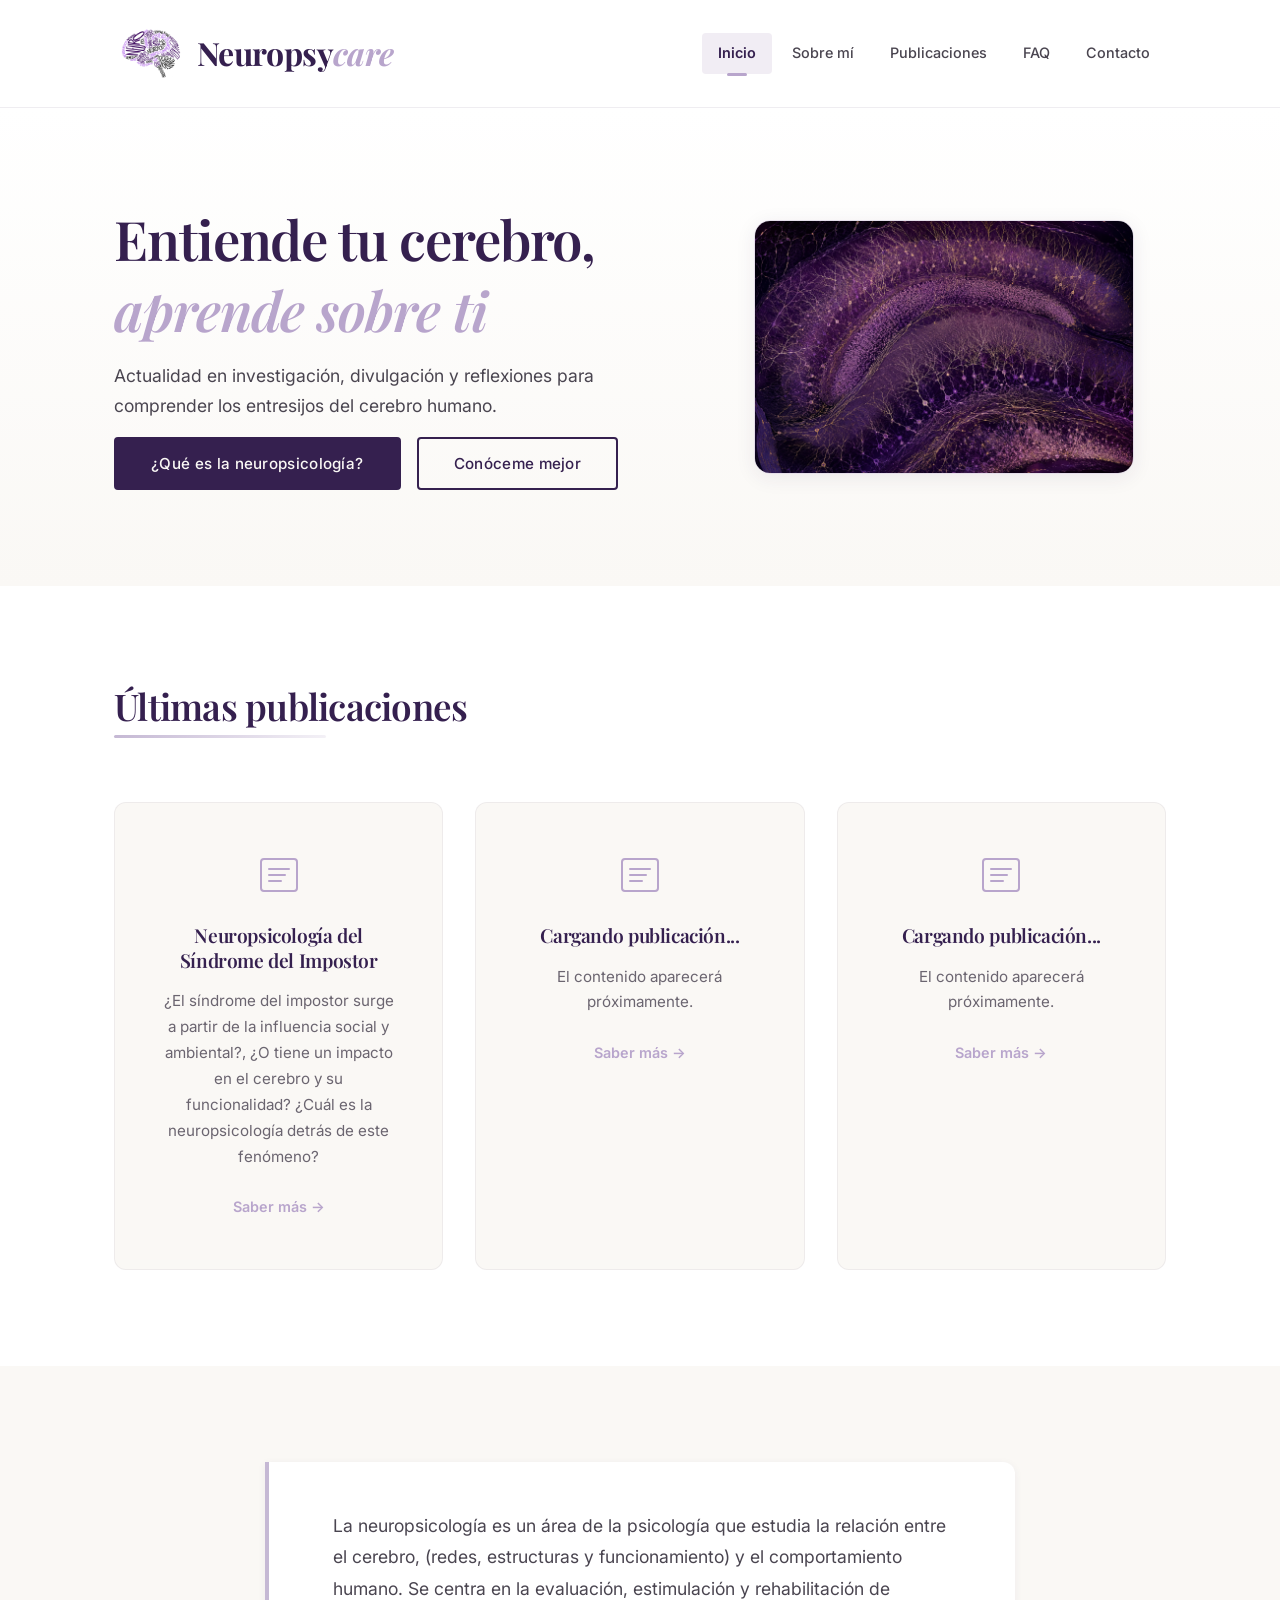
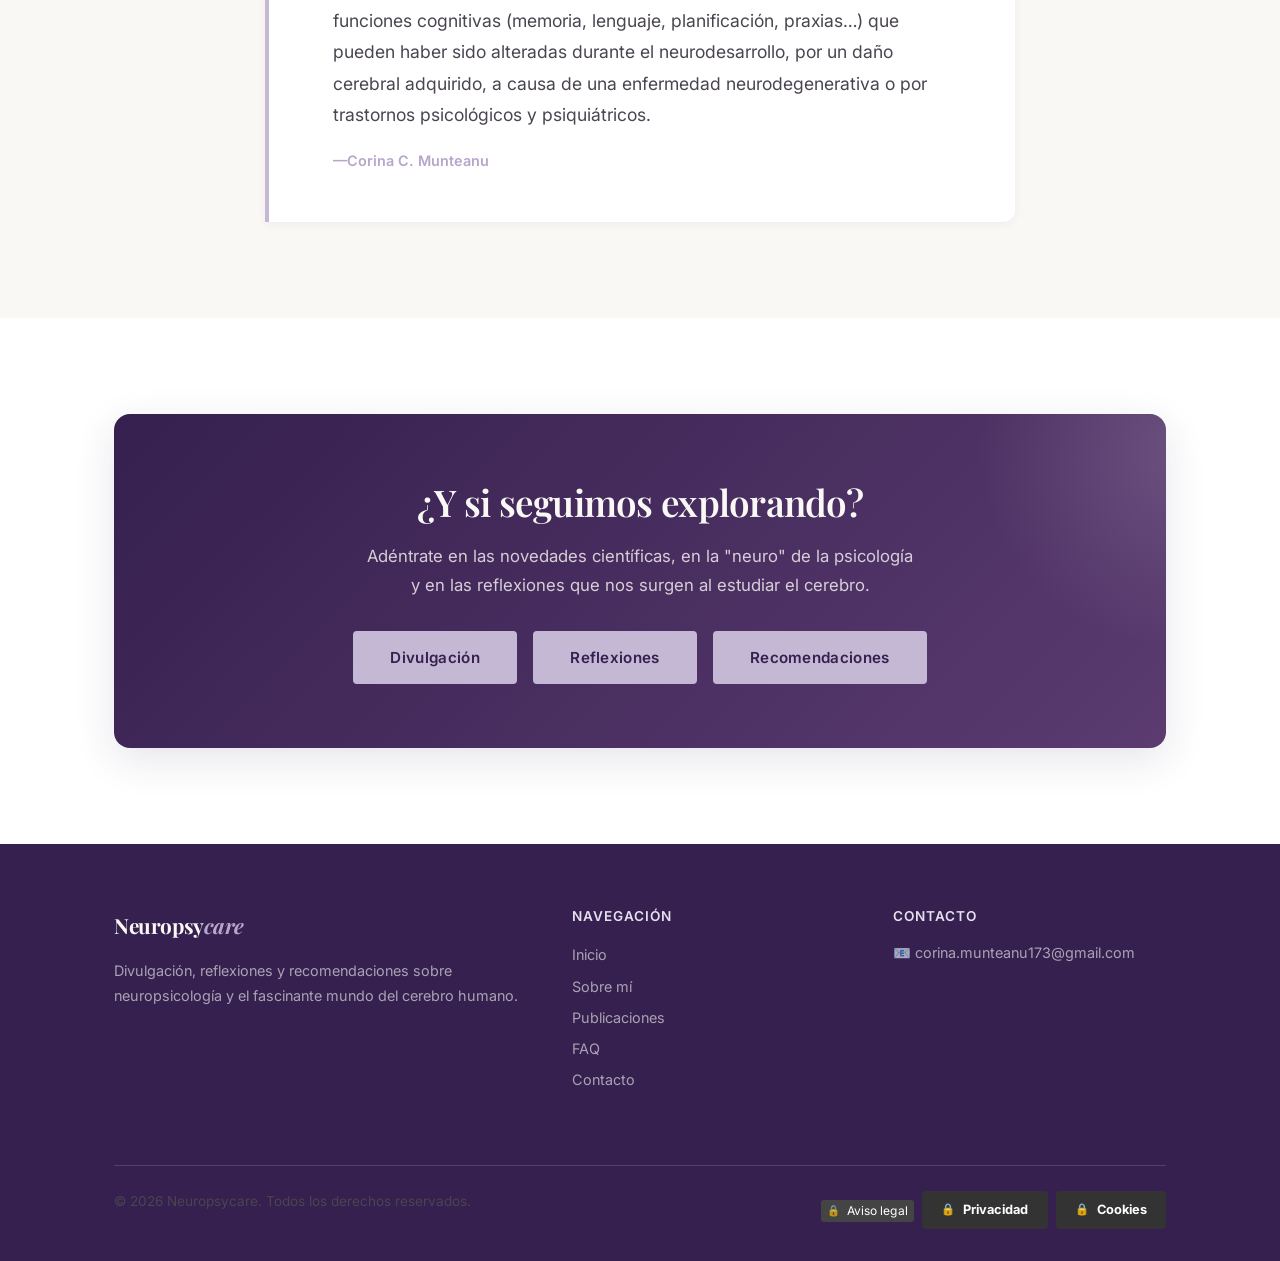
<file: index.html>
<!DOCTYPE html>
<html lang="es">
<head>
    <meta charset="UTF-8">
    <meta name="viewport" content="width=device-width, initial-scale=1.0">
    
    <!-- SEO Meta Tags -->
    <meta name="description" content="Neuropsycare: divulgación, reflexiones y recomendaciones sobre neuropsicología, neurociencias y el fascinante mundo del cerebro humano. Por Corina C. Munteanu.">
    <meta name="keywords" content="neuropsicología, neurociencias, divulgación científica, cerebro humano, funciones cognitivas, Neuropsycare, Corina C. Munteanu">
    <meta name="author" content="Neuropsycare">
    <meta name="robots" content="index, follow">

    <meta name="google-site-verification" content="4rlelqha4zYRz3DkjzPxuWUxBv6zTcFn4XRFIVRU7IQ" />
    
    <!-- Open Graph / Redes Sociales -->
    <meta property="og:title" content="Neuropsycare | Divulgación y Reflexiones sobre el Cerebro">
    <meta property="og:description" content="Actualidad en investigación, divulgación y reflexiones para comprender los entresijos del cerebro humano.">
    <meta property="og:type" content="website">
    <meta property="og:url" content="https://neuropsycare.github.io/">
    <meta property="og:locale" content="es_ES">
    
    <!-- Canonical URL -->
    <link rel="canonical" href="https://neuropsycare.github.io/">
    
    <title>Neuropsycare | Divulgación y Reflexiones sobre el Cerebro</title>
    
    <!-- Favicon -->
    <link rel="icon" type="image/svg+xml" href="data:image/svg+xml,<svg xmlns='http://www.w3.org/2000/svg' viewBox='0 0 100 100'><text y='.9em' font-size='90'>🧠</text></svg>">
    
    <!-- Fuentes: Playfair Display + Inter -->
    <link rel="preconnect" href="https://fonts.googleapis.com">
    <link rel="preconnect" href="https://fonts.gstatic.com" crossorigin>
    <link href="https://fonts.googleapis.com/css2?family=Inter:opsz,wght@14..32,400;14..32,500;14..32,600&family=Playfair+Display:ital,wght@0,500;0,600;0,700;1,500;1,600&display=swap" rel="stylesheet">
    
    <!-- Hojas de estilo -->
    <link rel="stylesheet" href="css/styles.css">
    
    <!-- Google Analytics -->
    <script src="js/analytics.js"></script>
    
    <!-- iubenda Cookie Solution (Banner de cookies) -->
    <script type="text/javascript" src="https://embeds.iubenda.com/widgets/974cb25a-8779-4384-a6e5-5ad0bc93932d.js"></script>
</head>
<body>
    <!-- Skip to main content - Accesibilidad -->
    <a href="#main-content" class="skip-link">Saltar al contenido principal</a>
    
    <!-- ========== HEADER / NAVEGACIÓN ========== -->
    <header class="site-header" role="banner">
        <div class="container header-inner">
            <a href="index.html" class="logo" aria-label="Neuropsycare - Ir a inicio">
                <img src="assets/images/logo.png" alt="Logo Neuropsycare" class="logo-img">
                <span class="logo-text">Neuropsy<em class="logo-accent">care</em></span>
            </a>
            
            <nav class="main-nav" role="navigation" aria-label="Navegación principal">
                <button class="nav-toggle" aria-expanded="false" aria-controls="nav-list" aria-label="Abrir menú de navegación">
                    <span class="hamburger-line"></span>
                    <span class="hamburger-line"></span>
                    <span class="hamburger-line"></span>
                </button>
                
                <ul id="nav-list" class="nav-list">
                    <li><a href="index.html" class="nav-link active" aria-current="page">Inicio</a></li>
                    <li><a href="sobre-mi.html" class="nav-link">Sobre mí</a></li>
                    <li><a href="publicaciones.html" class="nav-link">Publicaciones</a></li>
                    <li><a href="faq.html" class="nav-link">FAQ</a></li>
                    <li><a href="contacto.html" class="nav-link">Contacto</a></li>
                </ul>
            </nav>
        </div>
    </header>
    
    <!-- ========== CONTENIDO PRINCIPAL ========== -->
    <main id="main-content" role="main">
        
        <!-- HERO SECTION -->
        <section class="hero" aria-labelledby="hero-heading">
            <div class="container hero-grid">
                <div class="hero-content">
                    <h1 id="hero-heading">Entiende tu cerebro, <em>aprende sobre ti</em></h1>
                    <p class="lead">
                        Actualidad en investigación, divulgación y reflexiones para comprender los entresijos del cerebro humano.
                    </p>
                    <div class="hero-actions">
                        <a href="#que-es-neuropsicologia" class="btn btn-primary">¿Qué es la neuropsicología?</a>
                        <a href="sobre-mi.html" class="btn btn-outline">Conóceme mejor</a>
                    </div>
                </div>
                <div class="hero-visual" aria-hidden="true">
                    <div class="hero-image-wrapper">
                        <img src="assets/images/hero.png" alt="Ilustración de cerebro" class="hero-img-static">
                    </div>
                </div>
            </div>
        </section>
        
        <!-- ÚLTIMAS PUBLICACIONES -->
        <section class="services section-padding" aria-labelledby="latest-heading">
            <div class="container">
                <div class="section-header-left">
                    <h2 id="latest-heading">Últimas publicaciones</h2>
                </div>
                
                <div class="services-grid">
                    <article class="service-card">
                        <div class="service-icon" aria-hidden="true">
                            <svg width="48" height="48" viewBox="0 0 48 48" fill="none" xmlns="http://www.w3.org/2000/svg">
                                <rect x="6" y="8" width="36" height="32" rx="3" stroke="currentColor" stroke-width="2"/>
                                <line x1="14" y1="18" x2="34" y2="18" stroke="currentColor" stroke-width="2" stroke-linecap="round"/>
                                <line x1="14" y1="24" x2="30" y2="24" stroke="currentColor" stroke-width="2" stroke-linecap="round"/>
                                <line x1="14" y1="30" x2="26" y2="30" stroke="currentColor" stroke-width="2" stroke-linecap="round"/>
                            </svg>
                        </div>
                        <h3>Cargando publicación...</h3>
                        <p>El contenido aparecerá próximamente.</p>
                        <a href="publicaciones.html" class="service-link">Saber más <span aria-hidden="true">→</span></a>
                    </article>
                    
                    <article class="service-card">
                        <div class="service-icon" aria-hidden="true">
                            <svg width="48" height="48" viewBox="0 0 48 48" fill="none" xmlns="http://www.w3.org/2000/svg">
                                <rect x="6" y="8" width="36" height="32" rx="3" stroke="currentColor" stroke-width="2"/>
                                <line x1="14" y1="18" x2="34" y2="18" stroke="currentColor" stroke-width="2" stroke-linecap="round"/>
                                <line x1="14" y1="24" x2="30" y2="24" stroke="currentColor" stroke-width="2" stroke-linecap="round"/>
                                <line x1="14" y1="30" x2="26" y2="30" stroke="currentColor" stroke-width="2" stroke-linecap="round"/>
                            </svg>
                        </div>
                        <h3>Cargando publicación...</h3>
                        <p>El contenido aparecerá próximamente.</p>
                        <a href="publicaciones.html" class="service-link">Saber más <span aria-hidden="true">→</span></a>
                    </article>
                    
                    <article class="service-card">
                        <div class="service-icon" aria-hidden="true">
                            <svg width="48" height="48" viewBox="0 0 48 48" fill="none" xmlns="http://www.w3.org/2000/svg">
                                <rect x="6" y="8" width="36" height="32" rx="3" stroke="currentColor" stroke-width="2"/>
                                <line x1="14" y1="18" x2="34" y2="18" stroke="currentColor" stroke-width="2" stroke-linecap="round"/>
                                <line x1="14" y1="24" x2="30" y2="24" stroke="currentColor" stroke-width="2" stroke-linecap="round"/>
                                <line x1="14" y1="30" x2="26" y2="30" stroke="currentColor" stroke-width="2" stroke-linecap="round"/>
                            </svg>
                        </div>
                        <h3>Cargando publicación...</h3>
                        <p>El contenido aparecerá próximamente.</p>
                        <a href="publicaciones.html" class="service-link">Saber más <span aria-hidden="true">→</span></a>
                    </article>
                </div>
            </div>
        </section>
        
        <!-- QUÉ ES LA NEUROPSICOLOGÍA -->
        <section id="que-es-neuropsicologia" class="neuro-description section-padding" aria-labelledby="neuro-heading">
            <div class="container">
                <div class="neuro-description-content">
                    <h2 id="neuro-heading" class="sr-only">¿Qué es la neuropsicología?</h2>
                    <p>
                        La neuropsicología es un área de la psicología que estudia la relación entre el cerebro, (redes, estructuras y funcionamiento) y el comportamiento humano. Se centra en la evaluación, estimulación y rehabilitación de funciones cognitivas (memoria, lenguaje, planificación, praxias…) que pueden haber sido alteradas durante el neurodesarrollo, por un daño cerebral adquirido, a causa de una enfermedad neurodegenerativa o por trastornos psicológicos y psiquiátricos.
                    </p>
                    <footer>
                        <cite>—Corina C. Munteanu</cite>
                    </footer>
                </div>
            </div>
        </section>
        
        <!-- CTA FINAL -->
        <section class="cta section-padding" aria-labelledby="cta-heading">
            <div class="container">
                <div class="cta-card">
                    <h2 id="cta-heading">¿Y si seguimos explorando?</h2>
                    <p>Adéntrate en las novedades científicas, en la "neuro" de la psicología y en las reflexiones que nos surgen al estudiar el cerebro.</p>
                    <div class="cta-actions">
                        <a href="publicaciones.html#divulgacion" class="btn btn-gold">Divulgación</a>
                        <a href="publicaciones.html#reflexiones" class="btn btn-gold">Reflexiones</a>
                        <a href="publicaciones.html#recomendaciones" class="btn btn-gold">Recomendaciones</a>
                    </div>
                </div>
            </div>
        </section>
        
    </main>
    
    <!-- ========== FOOTER ========== -->
    <footer class="site-footer" role="contentinfo">
        <div class="container footer-grid">
            <div class="footer-brand">
                <span class="logo-text">Neuropsy<em class="logo-accent">care</em></span>
                <p>Divulgación, reflexiones y recomendaciones sobre neuropsicología y el fascinante mundo del cerebro humano.</p>
            </div>
            
            <div class="footer-nav">
                <h4>Navegación</h4>
                <ul>
                    <li><a href="index.html">Inicio</a></li>
                    <li><a href="sobre-mi.html">Sobre mí</a></li>
                    <li><a href="publicaciones.html">Publicaciones</a></li>
                    <li><a href="faq.html">FAQ</a></li>
                    <li><a href="contacto.html">Contacto</a></li>
                </ul>
            </div>
            
            <div class="footer-contact">
                <h4>Contacto</h4>
                <address>
                    <p>📧 <a href="mailto:corina.munteanu173@gmail.com">corina.munteanu173@gmail.com</a></p
                </address>
            </div>
            
            <div class="footer-legal">
                <p>&copy; 2026 Neuropsycare. Todos los derechos reservados.</p>
                <ul class="legal-links">
                    <li><a href="aviso-legal.html" class="legal-badge">Aviso legal</a></li>
                    <li><a href="https://www.iubenda.com/privacy-policy/43127974" class="iubenda-black iubenda-noiframe iubenda-embed" title="Política de Privacidad">Privacidad</a></li>
                    <li><a href="https://www.iubenda.com/privacy-policy/43127974/cookie-policy" class="iubenda-black iubenda-noiframe iubenda-embed" title="Política de Cookies">Cookies</a></li>
                </ul>
            </div>
        </div>
    </footer>

    <!-- ========== SCRIPT IUBENDA ========== -->
    <script type="text/javascript">(function (w,d) {var loader = function () {var s = d.createElement("script"), tag = d.getElementsByTagName("script")[0]; s.src="https://cdn.iubenda.com/iubenda.js"; tag.parentNode.insertBefore(s,tag);}; if(w.addEventListener){w.addEventListener("load", loader, false);}else if(w.attachEvent){w.attachEvent("onload", loader);}else{w.onload = loader;}})(window, document);</script>

    <!-- JavaScript -->
    <script src="js/main.js" defer></script>
</body>
</html>
</file>
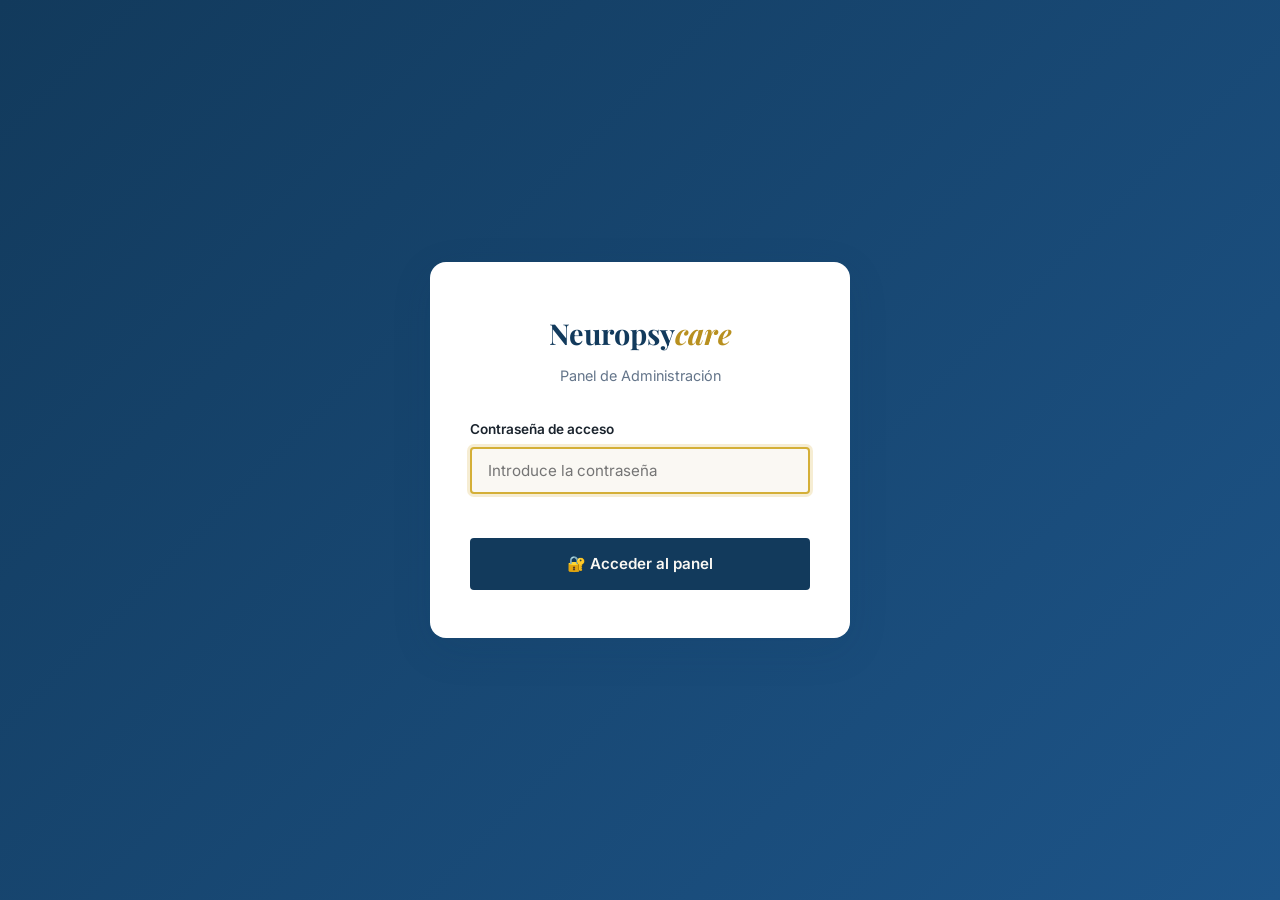
<file: admin.html>
<!DOCTYPE html>
<html lang="es">
<head>
    <meta charset="UTF-8">
    <meta name="viewport" content="width=device-width, initial-scale=1.0">
    <meta name="robots" content="noindex, nofollow">
    
    <title>Panel de Administración | Neuropsycare</title>
    
    <!-- Favicon -->
    <link rel="icon" type="image/svg+xml" href="data:image/svg+xml,<svg xmlns='http://www.w3.org/2000/svg' viewBox='0 0 100 100'><text y='.9em' font-size='90'>🧠</text></svg>">
    
    <!-- Fuentes -->
    <link rel="preconnect" href="https://fonts.googleapis.com">
    <link rel="preconnect" href="https://fonts.gstatic.com" crossorigin>
    <link href="https://fonts.googleapis.com/css2?family=Inter:opsz,wght@14..32,400;14..32,500;14..32,600;14..32,700&family=Playfair+Display:ital,wght@0,600;0,700;1,600&display=swap" rel="stylesheet">
    
    <style>
        /* ========== VARIABLES ========== */
        :root {
            --color-morado-principal: #123A5C;
            --color-morado-medio: #1D5488;
            --color-lavanda: #4E7DAA;
            --color-acento: #D4AF37;
            --color-acento-claro: #E4C766;
            --color-acento-suave: #F6ECC9;
            --color-acento-intenso: #B8901F;
            --color-acento-palido: rgba(212, 175, 55, 0.22);
            --color-marfil: #FAF8F3;
            --color-fondo-secundario: #EAEFF4;
            --color-blanco: #FFFFFF;
            --color-texto: #1B242E;
            --color-texto-secundario: #3E4C5A;
            --color-texto-claro: #64758A;
            --color-exito: #4A7A5C;
            --color-exito-fondo: #D8F3DC;
            --color-error: #A4161A;
            --color-error-fondo: #FFD6D6;
            --color-warning: #E09F1C;
            --color-warning-fondo: #FFF3CD;
            --font-serif: 'Playfair Display', Georgia, serif;
            --font-sans: 'Inter', -apple-system, BlinkMacSystemFont, sans-serif;
            --shadow-sm: 0 2px 8px rgba(18, 58, 92, 0.06);
            --shadow-md: 0 4px 20px rgba(18, 58, 92, 0.08);
            --shadow-lg: 0 12px 40px rgba(18, 58, 92, 0.12);
            --border-radius-sm: 4px;
            --border-radius-md: 8px;
            --border-radius-lg: 12px;
            --border-radius-xl: 16px;
            --transition-fast: 0.2s ease;
            --transition-base: 0.3s ease;
        }

        /* ========== RESET ========== */
        *, *::before, *::after {
            margin: 0;
            padding: 0;
            box-sizing: border-box;
        }

        body {
            font-family: var(--font-sans);
            background-color: #EEF2F6;
            color: var(--color-texto);
            line-height: 1.6;
            min-height: 100vh;
            -webkit-font-smoothing: antialiased;
        }

        /* ========== LOGIN ========== */
        .login-overlay {
            position: fixed;
            inset: 0;
            background: linear-gradient(135deg, var(--color-morado-principal) 0%, var(--color-morado-medio) 100%);
            display: flex;
            align-items: center;
            justify-content: center;
            z-index: 1000;
            transition: opacity var(--transition-base), visibility var(--transition-base);
        }

        .login-overlay.hidden {
            opacity: 0;
            visibility: hidden;
            pointer-events: none;
        }

        .login-card {
            background-color: var(--color-blanco);
            border-radius: var(--border-radius-xl);
            padding: 3rem 2.5rem;
            width: 100%;
            max-width: 420px;
            box-shadow: var(--shadow-lg);
            text-align: center;
        }

        .login-logo {
            font-family: var(--font-serif);
            font-size: 1.8rem;
            font-weight: 700;
            color: var(--color-morado-principal);
            margin-bottom: 0.5rem;
        }

        .login-logo span {
            font-style: italic;
            color: var(--color-acento-intenso);
        }

        .login-subtitle {
            color: var(--color-texto-claro);
            font-size: 0.9rem;
            margin-bottom: 2rem;
        }

        .login-form .form-group {
            margin-bottom: 1.2rem;
            text-align: left;
        }

        .login-form label {
            display: block;
            font-weight: 600;
            font-size: 0.85rem;
            margin-bottom: 0.4rem;
            color: var(--color-texto);
        }

        .login-form input {
            width: 100%;
            padding: 0.8rem 1rem;
            border: 2px solid rgba(18, 58, 92, 0.12);
            border-radius: var(--border-radius-sm);
            font-family: var(--font-sans);
            font-size: 1rem;
            transition: border-color var(--transition-fast);
            background-color: var(--color-marfil);
        }

        .login-form input:focus {
            outline: none;
            border-color: var(--color-acento);
            box-shadow: 0 0 0 3px var(--color-acento-palido);
        }

        .login-error {
            color: var(--color-error);
            font-size: 0.85rem;
            margin-top: 0.5rem;
            min-height: 1.2em;
        }

        .login-warning {
            background-color: var(--color-warning-fondo);
            color: #7a5a0a;
            border-radius: var(--border-radius-sm);
            padding: 0.7rem 0.9rem;
            font-size: 0.8rem;
            margin-top: 1rem;
            text-align: left;
            display: none;
        }

        .login-warning.visible {
            display: block;
        }

        /* ========== BOTONES ========== */
        .btn {
            display: inline-flex;
            align-items: center;
            justify-content: center;
            gap: 0.5rem;
            font-family: var(--font-sans);
            font-weight: 600;
            font-size: 0.95rem;
            padding: 0.85rem 2rem;
            border-radius: var(--border-radius-sm);
            cursor: pointer;
            transition: all var(--transition-base);
            border: 2px solid transparent;
            text-decoration: none;
            line-height: 1.4;
        }

        .btn-primary {
            background-color: var(--color-morado-principal);
            color: var(--color-marfil);
            border-color: var(--color-morado-principal);
        }

        .btn-primary:hover {
            background-color: var(--color-acento);
            border-color: var(--color-acento);
            color: var(--color-morado-principal);
            transform: translateY(-2px);
            box-shadow: var(--shadow-md);
        }

        .btn-block {
            width: 100%;
        }

        .btn-danger {
            background-color: transparent;
            color: var(--color-error);
            border-color: var(--color-error);
            font-size: 0.8rem;
            padding: 0.4rem 0.9rem;
        }

        .btn-danger:hover {
            background-color: var(--color-error);
            color: var(--color-blanco);
            transform: translateY(-1px);
            box-shadow: var(--shadow-sm);
        }

        .btn-sm {
            padding: 0.5rem 1.2rem;
            font-size: 0.85rem;
        }

        .btn-outline {
            background-color: transparent;
            color: var(--color-morado-principal);
            border-color: var(--color-morado-principal);
        }

        .btn-outline:hover {
            background-color: var(--color-morado-principal);
            color: var(--color-marfil);
        }

        .btn-gold {
            background-color: var(--color-acento);
            color: var(--color-morado-principal);
            border-color: var(--color-acento);
        }

        .btn-gold:hover {
            background-color: var(--color-acento-claro);
            border-color: var(--color-acento-claro);
            transform: translateY(-2px);
            box-shadow: var(--shadow-md);
        }

        .btn-json {
            background-color: transparent;
            color: var(--color-acento-intenso);
            border-color: var(--color-acento);
            font-size: 0.8rem;
            padding: 0.4rem 0.9rem;
        }

        .btn-json:hover {
            background-color: var(--color-acento);
            color: var(--color-morado-principal);
            transform: translateY(-1px);
            box-shadow: var(--shadow-sm);
        }

        /* ========== PANEL PRINCIPAL ========== */
        .admin-panel {
            display: none;
            min-height: 100vh;
        }

        .admin-panel.visible {
            display: block;
        }

        .admin-header {
            background-color: var(--color-marfil);
            color: var(--color-morado-principal);
            padding: 1rem 0;
            position: sticky;
            top: 0;
            z-index: 100;
            box-shadow: var(--shadow-md);
            border-bottom: 3px solid var(--color-acento);
        }

        .admin-header-inner {
            max-width: 1200px;
            margin: 0 auto;
            padding: 0 1.5rem;
            display: flex;
            align-items: center;
            justify-content: space-between;
        }

        .admin-brand {
            font-family: var(--font-serif);
            font-size: 1.4rem;
            font-weight: 700;
            display: flex;
            align-items: center;
            gap: 0.5rem;
        }

        .admin-brand img {
            width: 30px;
            height: 30px;
            object-fit: contain;
        }

        .admin-brand-word {
            color: var(--color-morado-principal);
            font-style: normal;
        }

        .admin-brand-word span {
            font-style: italic;
            color: var(--color-acento-intenso);
        }

        .admin-user {
            display: flex;
            align-items: center;
            gap: 1rem;
        }

        .admin-user span {
            font-size: 0.9rem;
            color: var(--color-texto-claro);
        }

        .btn-logout {
            background: var(--color-acento-palido);
            color: var(--color-morado-principal);
            border: 1px solid var(--color-acento);
            padding: 0.5rem 1.2rem;
            border-radius: var(--border-radius-sm);
            cursor: pointer;
            font-family: var(--font-sans);
            font-size: 0.85rem;
            font-weight: 500;
            transition: all var(--transition-fast);
        }

        .btn-logout:hover {
            background: var(--color-acento);
            color: var(--color-morado-principal);
            border-color: var(--color-acento);
        }

        /* ========== CONTENIDO ========== */
        .admin-content {
            max-width: 1200px;
            margin: 0 auto;
            padding: 2rem 1.5rem;
        }

        .admin-stats {
            display: grid;
            grid-template-columns: repeat(auto-fit, minmax(200px, 1fr));
            gap: 1.2rem;
            margin-bottom: 2rem;
        }

        .stat-card {
            background-color: var(--color-blanco);
            border-radius: var(--border-radius-lg);
            padding: 1.5rem;
            box-shadow: var(--shadow-sm);
            border-left: 4px solid var(--color-acento);
        }

        .stat-number {
            font-family: var(--font-serif);
            font-size: 2.2rem;
            font-weight: 700;
            color: var(--color-morado-principal);
            line-height: 1;
            margin-bottom: 0.3rem;
        }

        .stat-label {
            font-size: 0.85rem;
            color: var(--color-texto-claro);
            font-weight: 500;
        }

        .admin-toolbar {
            display: flex;
            flex-wrap: wrap;
            align-items: center;
            justify-content: space-between;
            gap: 1rem;
            margin-bottom: 1.5rem;
            background-color: var(--color-blanco);
            padding: 1.2rem 1.5rem;
            border-radius: var(--border-radius-lg);
            box-shadow: var(--shadow-sm);
        }

        .admin-toolbar h2 {
            font-family: var(--font-serif);
            font-size: 1.4rem;
            color: var(--color-morado-principal);
        }

        .toolbar-actions {
            display: flex;
            gap: 0.8rem;
            flex-wrap: wrap;
        }

        .publications-table-wrapper {
            background-color: var(--color-blanco);
            border-radius: var(--border-radius-lg);
            box-shadow: var(--shadow-sm);
            overflow: hidden;
            margin-bottom: 2rem;
        }

        .publications-table {
            width: 100%;
            border-collapse: collapse;
        }

        .publications-table th {
            background-color: var(--color-morado-principal);
            color: var(--color-marfil);
            font-weight: 600;
            font-size: 0.85rem;
            text-transform: uppercase;
            letter-spacing: 0.05em;
            padding: 1rem 1.2rem;
            text-align: left;
        }

        .publications-table td {
            padding: 1rem 1.2rem;
            border-bottom: 1px solid rgba(18, 58, 92, 0.06);
            font-size: 0.9rem;
            vertical-align: middle;
        }

        .publications-table tbody tr:hover {
            background-color: var(--color-acento-palido);
        }

        .table-title {
            font-weight: 600;
            color: var(--color-morado-principal);
            max-width: 300px;
            overflow: hidden;
            text-overflow: ellipsis;
            white-space: nowrap;
        }

        .table-category {
            display: inline-block;
            padding: 0.2rem 0.7rem;
            border-radius: 20px;
            font-size: 0.8rem;
            font-weight: 500;
        }

        .category-divulgacion {
            background-color: rgba(18, 58, 92, 0.08);
            color: var(--color-morado-principal);
        }

        .category-reflexiones {
            background-color: var(--color-acento-palido);
            color: var(--color-morado-principal);
        }

        .category-recomendaciones {
            background-color: var(--color-fondo-secundario);
            color: var(--color-texto-secundario);
        }

        .table-actions {
            display: flex;
            gap: 0.5rem;
            flex-wrap: wrap;
        }

        .empty-table {
            text-align: center;
            padding: 4rem 2rem;
            color: var(--color-texto-claro);
        }

        .empty-table .empty-icon {
            font-size: 3rem;
            margin-bottom: 1rem;
        }

        .empty-table h3 {
            font-family: var(--font-serif);
            color: var(--color-morado-principal);
            margin-bottom: 0.5rem;
        }

        /* ========== MODAL ========== */
        .modal-overlay {
            position: fixed;
            inset: 0;
            background-color: rgba(18, 58, 92, 0.7);
            display: flex;
            align-items: flex-start;
            justify-content: center;
            z-index: 500;
            padding: 2rem 1rem;
            overflow-y: auto;
            opacity: 0;
            visibility: hidden;
            transition: all var(--transition-base);
        }

        .modal-overlay.visible {
            opacity: 1;
            visibility: visible;
        }

        .modal {
            background-color: var(--color-blanco);
            border-radius: var(--border-radius-xl);
            width: 100%;
            max-width: 650px;
            box-shadow: var(--shadow-lg);
            margin: auto;
            transform: translateY(-20px);
            transition: transform var(--transition-base);
        }

        .modal-overlay.visible .modal {
            transform: translateY(0);
        }

        .modal-header {
            display: flex;
            align-items: center;
            justify-content: space-between;
            padding: 1.5rem 2rem;
            border-bottom: 1px solid rgba(18, 58, 92, 0.08);
        }

        .modal-header h2 {
            font-family: var(--font-serif);
            font-size: 1.4rem;
            color: var(--color-morado-principal);
        }

        .modal-close {
            background: none;
            border: none;
            font-size: 1.5rem;
            cursor: pointer;
            color: var(--color-texto-claro);
            width: 40px;
            height: 40px;
            border-radius: 50%;
            display: flex;
            align-items: center;
            justify-content: center;
            transition: all var(--transition-fast);
        }

        .modal-close:hover {
            background-color: var(--color-error-fondo);
            color: var(--color-error);
        }

        .modal-body {
            padding: 2rem;
        }

        .modal-footer {
            padding: 1.2rem 2rem;
            border-top: 1px solid rgba(18, 58, 92, 0.08);
            display: flex;
            justify-content: flex-end;
            gap: 0.8rem;
        }

        .form-group {
            margin-bottom: 1.3rem;
        }

        .form-group label {
            display: block;
            font-weight: 600;
            font-size: 0.85rem;
            margin-bottom: 0.4rem;
            color: var(--color-texto);
        }

        .form-group label .required {
            color: var(--color-error);
        }

        .form-group input,
        .form-group textarea,
        .form-group select {
            width: 100%;
            padding: 0.75rem 1rem;
            border: 2px solid rgba(18, 58, 92, 0.12);
            border-radius: var(--border-radius-sm);
            font-family: var(--font-sans);
            font-size: 0.95rem;
            transition: border-color var(--transition-fast);
            background-color: var(--color-marfil);
            resize: vertical;
        }

        .form-group input:focus,
        .form-group textarea:focus,
        .form-group select:focus {
            outline: none;
            border-color: var(--color-acento);
            box-shadow: 0 0 0 3px var(--color-acento-palido);
        }

        .form-group textarea {
            min-height: 120px;
        }

        .pub-content-textarea {
            min-height: 250px;
            font-family: var(--font-sans);
            line-height: 1.7;
        }

        .form-group .hint {
            font-size: 0.8rem;
            color: var(--color-texto-claro);
            margin-top: 0.3rem;
        }

        .form-error {
            color: var(--color-error);
            font-size: 0.8rem;
            margin-top: 0.3rem;
            min-height: 1.2em;
        }

        .form-row {
            display: grid;
            grid-template-columns: 1fr 1fr;
            gap: 1rem;
        }

        /* Tags */
        .tags-input-wrapper {
            display: flex;
            flex-wrap: wrap;
            gap: 0.4rem;
            padding: 0.5rem;
            border: 2px solid rgba(18, 58, 92, 0.12);
            border-radius: var(--border-radius-sm);
            background-color: var(--color-marfil);
            min-height: 44px;
            align-items: center;
            cursor: text;
        }

        .tags-input-wrapper:focus-within {
            border-color: var(--color-acento);
            box-shadow: 0 0 0 3px var(--color-acento-palido);
        }

        .tag-item {
            display: inline-flex;
            align-items: center;
            gap: 0.3rem;
            padding: 0.2rem 0.7rem;
            background-color: var(--color-acento-palido);
            border-radius: 20px;
            font-size: 0.8rem;
            font-weight: 500;
            color: var(--color-morado-principal);
        }

        .tag-remove {
            cursor: pointer;
            font-weight: 700;
            color: var(--color-texto-claro);
            transition: color var(--transition-fast);
            background: none;
            border: none;
            font-size: 1rem;
            line-height: 1;
            padding: 0;
        }

        .tag-remove:hover {
            color: var(--color-error);
        }

        .tag-input {
            border: none;
            outline: none;
            min-width: 120px;
            flex: 1;
            padding: 0.3rem 0.5rem;
            font-size: 0.85rem;
            background: transparent;
            font-family: var(--font-sans);
        }

        /* ========== TOAST ========== */
        .toast-container {
            position: fixed;
            top: 1.5rem;
            right: 1.5rem;
            z-index: 2000;
            display: flex;
            flex-direction: column;
            gap: 0.8rem;
        }

        .toast {
            display: flex;
            align-items: center;
            gap: 0.8rem;
            padding: 1rem 1.5rem;
            border-radius: var(--border-radius-md);
            box-shadow: var(--shadow-lg);
            font-weight: 500;
            font-size: 0.9rem;
            animation: slideInRight 0.3s ease, fadeOut 0.3s ease 3s forwards;
            max-width: 400px;
        }

        .toast-success {
            background-color: var(--color-exito-fondo);
            color: var(--color-exito);
            border-left: 4px solid var(--color-exito);
        }

        .toast-error {
            background-color: var(--color-error-fondo);
            color: var(--color-error);
            border-left: 4px solid var(--color-error);
        }

        .toast-warning {
            background-color: var(--color-warning-fondo);
            color: var(--color-warning);
            border-left: 4px solid var(--color-warning);
        }

        @keyframes slideInRight {
            from { transform: translateX(100%); opacity: 0; }
            to { transform: translateX(0); opacity: 1; }
        }

        @keyframes fadeOut {
            from { opacity: 1; }
            to { opacity: 0; }
        }
    </style>
</head>
<body>
    <!-- ========== LOGIN ========== -->
    <div id="login-overlay" class="login-overlay">
        <div class="login-card">
            <div class="login-logo">Neuropsy<span>care</span></div>
            <p class="login-subtitle">Panel de Administración</p>
            
            <form id="login-form" class="login-form" autocomplete="off">
                <div class="form-group">
                    <label for="login-password">Contraseña de acceso</label>
                    <input 
                        type="password" 
                        id="login-password" 
                        placeholder="Introduce la contraseña" 
                        required 
                        autofocus
                    >
                    <p class="login-error" id="login-error" aria-live="polite"></p>
                </div>
                <button type="submit" class="btn btn-primary btn-block">
                    🔐 Acceder al panel
                </button>
            </form>
            <p id="storage-warning" class="login-warning" aria-live="polite"></p>
        </div>
    </div>

    <!-- ========== PANEL DE ADMINISTRACIÓN ========== -->
    <div id="admin-panel" class="admin-panel">
        <header class="admin-header">
            <div class="admin-header-inner">
                <div class="admin-brand">
                    <img src="assets/images/logo.png" alt="Logo Neuropsycare">
                    <span class="admin-brand-word">Neuropsy<span>care</span></span>
                </div>
                <div class="admin-user">
                    <span>Bienvenida, Corina</span>
                    <button id="btn-logout" class="btn-logout">Cerrar sesión</button>
                </div>
            </div>
        </header>

        <main class="admin-content">
            <!-- Estadísticas -->
            <div class="admin-stats">
                <div class="stat-card">
                    <div class="stat-number" id="stat-total">0</div>
                    <div class="stat-label">Total publicaciones</div>
                </div>
                <div class="stat-card">
                    <div class="stat-number" id="stat-divulgacion">0</div>
                    <div class="stat-label">Divulgación</div>
                </div>
                <div class="stat-card">
                    <div class="stat-number" id="stat-reflexiones">0</div>
                    <div class="stat-label">Reflexiones</div>
                </div>
                <div class="stat-card">
                    <div class="stat-number" id="stat-recomendaciones">0</div>
                    <div class="stat-label">Recomendaciones</div>
                </div>
            </div>

            <!-- Toolbar -->
            <div class="admin-toolbar">
                <h2>📄 Publicaciones del blog</h2>
                <div class="toolbar-actions">
                    <button id="btn-refresh" class="btn btn-outline btn-sm" title="Actualizar lista">
                        🔄 Actualizar
                    </button>
                    <button id="btn-new-publication" class="btn btn-gold btn-sm">
                        ✏️ Nueva publicación
                    </button>
                </div>
            </div>

            <!-- Tabla -->
            <div class="publications-table-wrapper">
                <table class="publications-table">
                    <thead>
                        <tr>
                            <th>Título</th>
                            <th>Categoría</th>
                            <th>Fecha</th>
                            <th>Acciones</th>
                        </tr>
                    </thead>
                    <tbody id="publications-tbody">
                        <!-- Se llena dinámicamente -->
                    </tbody>
                </table>
                <div id="empty-state" class="empty-table" hidden>
                    <div class="empty-icon">📭</div>
                    <h3>No hay publicaciones</h3>
                    <p>Crea tu primera publicación haciendo clic en "Nueva publicación".</p>
                </div>
            </div>
        </main>
    </div>

    <!-- ========== MODAL ========== -->
    <div id="modal-overlay" class="modal-overlay">
        <div class="modal">
            <div class="modal-header">
                <h2 id="modal-title">Nueva publicación</h2>
                <button id="btn-modal-close" class="modal-close" aria-label="Cerrar modal">✕</button>
            </div>
            <div class="modal-body">
                <form id="publication-form" novalidate>
                    <input type="hidden" id="pub-id">
                    
                    <div class="form-group">
                        <label for="pub-title">Título <span class="required">*</span></label>
                        <input type="text" id="pub-title" placeholder="Título de la publicación" required maxlength="150">
                        <p class="form-error" id="error-title"></p>
                    </div>
                    
                    <div class="form-group">
                        <label for="pub-author">Autor <span class="required">*</span></label>
                        <input type="text" id="pub-author" placeholder="Nombre y apellidos del autor" required maxlength="80" value="Corina C. Munteanu">
                        <p class="form-error" id="error-author"></p>
                    </div>
                    
                    <div class="form-row">
                        <div class="form-group">
                            <label for="pub-category">Categoría <span class="required">*</span></label>
                            <select id="pub-category" required>
                                <option value="" disabled selected>Selecciona categoría</option>
                                <option value="neuropsicologia">Divulgación → Neuropsicología</option>
                                <option value="neurociencias">Divulgación → Neurociencias</option>
                                <option value="reflexiones">Reflexiones</option>
                                <option value="recomendaciones">Recomendaciones</option>
                            </select>
                            <p class="form-error" id="error-category"></p>
                        </div>
                        <div class="form-group">
                            <label for="pub-readtime">Tiempo de lectura</label>
                            <input type="text" id="pub-readtime" placeholder="Ej: 5 min" maxlength="20">
                        </div>
                    </div>
                    
                    <div class="form-group">
                        <label for="pub-image-url">URL de la imagen de portada <span class="required">*</span></label>
                        <input type="url" id="pub-image-url" placeholder="https://ejemplo.com/imagen-portada.jpg" required>
                        <p class="hint">Imagen que aparecerá en la tarjeta del blog</p>
                        <p class="form-error" id="error-image-url"></p>
                    </div>
                    
                    <div class="form-group">
                        <label for="pub-inner-image">URL de la imagen de publicación <span class="required">*</span></label>
                        <input type="url" id="pub-inner-image" placeholder="https://ejemplo.com/imagen-publicacion.jpg" required>
                        <p class="hint">Imagen que aparecerá dentro del artículo (a la derecha de la barra morada)</p>
                        <p class="form-error" id="error-inner-image"></p>
                    </div>
                    
                    <div class="form-group">
                        <label for="pub-excerpt">Extracto <span class="required">*</span></label>
                        <textarea id="pub-excerpt" placeholder="Breve descripción que aparecerá en la tarjeta del blog (máx. 200 caracteres)" required maxlength="250" rows="3"></textarea>
                        <p class="hint"><span id="excerpt-count">0</span>/250 caracteres</p>
                        <p class="form-error" id="error-excerpt"></p>
                    </div>
                    
                    <div class="form-group">
                        <label for="pub-content">Contenido completo del artículo <span class="required">*</span></label>
                        <textarea id="pub-content" class="pub-content-textarea" placeholder="Escribe aquí el contenido completo del artículo" required rows="10"></textarea>
                        <p class="form-error" id="error-content"></p>
                    </div>
                    
                    <div class="form-group">
                        <label for="pub-bibliography">Bibliografía <span class="required">*</span></label>
                        <textarea id="pub-bibliography" placeholder="Pega aquí las referencias bibliográficas tal cual quieres que aparezcan" required rows="4"></textarea>
                        <p class="form-error" id="error-bibliography"></p>
                    </div>
                    
                    <div class="form-group">
                        <label>Etiquetas</label>
                        <div class="tags-input-wrapper" id="tags-wrapper">
                            <input type="text" id="tag-input" class="tag-input" placeholder="Escribe y pulsa Enter para añadir etiquetas">
                        </div>
                    </div>
                </form>
            </div>
            <div class="modal-footer">
                <button id="btn-modal-cancel" class="btn btn-outline btn-sm">Cancelar</button>
                <button id="btn-modal-save" class="btn btn-primary btn-sm">💾 Guardar publicación</button>
            </div>
        </div>
    </div>

        <!-- ========== DIÁLOGO DE CONFIRMACIÓN ========== -->
    <div id="confirm-dialog" class="confirm-dialog">
        <div class="confirm-card">
            <div class="confirm-icon">⚠️</div>
            <h3>¿Eliminar publicación?</h3>
            <p id="confirm-message">Esta acción no se puede deshacer. La publicación se eliminará permanentemente.</p>
            <div class="confirm-actions">
                <button id="btn-confirm-cancel" class="btn btn-outline btn-sm">Cancelar</button>
                <button id="btn-confirm-delete" class="btn btn-danger">🗑️ Eliminar</button>
            </div>
        </div>
    </div>

    <!-- ========== TOAST CONTAINER ========== -->
    <div id="toast-container" class="toast-container"></div>

    <script>
        /* ============================================================
           PANEL DE ADMINISTRACIÓN - NEUROPSYCARE
           ============================================================ */

        const ADMIN_PASSWORD = 'NeuropapaYA37';
        const SESSION_KEY = 'neuropsycare-admin-logged';

        let publications = [];
        let currentTags = [];
        let editingId = null;
        let deleteTargetId = null;
        let storageAvailable = true;

        // Elementos DOM
        const loginOverlay = document.getElementById('login-overlay');
        const loginForm = document.getElementById('login-form');
        const loginError = document.getElementById('login-error');
        const storageWarning = document.getElementById('storage-warning');
        const adminPanel = document.getElementById('admin-panel');
        const modalOverlay = document.getElementById('modal-overlay');
        const publicationForm = document.getElementById('publication-form');
        const publicationsTbody = document.getElementById('publications-tbody');
        const emptyState = document.getElementById('empty-state');
        const confirmDialog = document.getElementById('confirm-dialog');
        const toastContainer = document.getElementById('toast-container');
        const tagsWrapper = document.getElementById('tags-wrapper');
        const tagInput = document.getElementById('tag-input');
        const excerptTextarea = document.getElementById('pub-excerpt');
        const excerptCount = document.getElementById('excerpt-count');

        // ========== ALMACENAMIENTO SEGURO ==========
        function safeGetItem(storage, key) {
            try {
                return storage.getItem(key);
            } catch (err) {
                storageAvailable = false;
                return null;
            }
        }

        function safeSetItem(storage, key, value) {
            try {
                storage.setItem(key, value);
                return true;
            } catch (err) {
                storageAvailable = false;
                return false;
            }
        }

        function safeRemoveItem(storage, key) {
            try {
                storage.removeItem(key);
            } catch (err) {
                storageAvailable = false;
            }
        }

        function showStorageWarningIfNeeded() {
            if (!storageAvailable) {
                storageWarning.textContent = '⚠️ Este navegador está bloqueando el almacenamiento local en esta página (frecuente si abres el archivo directamente en vez de a través de tu web). El panel podría no guardar los cambios o no dejarte entrar. Prueba a abrirlo desde la URL publicada en GitHub Pages.';
                storageWarning.classList.add('visible');
            }
        }

        // ========== INICIALIZACIÓN ==========
        function init() {
            loadPublications();
            showStorageWarningIfNeeded();
            
            const isLogged = safeGetItem(sessionStorage, SESSION_KEY) === 'true';
            if (isLogged) {
                showAdminPanel();
            }
            
            loginForm.addEventListener('submit', handleLogin);
            document.getElementById('btn-logout').addEventListener('click', handleLogout);
            document.getElementById('btn-new-publication').addEventListener('click', () => openModal());
            document.getElementById('btn-refresh').addEventListener('click', () => {
                loadPublications();
                renderPublicationsTable();
                updateStats();
                showToast('Lista actualizada ✅', 'success');
            });
            document.getElementById('btn-modal-close').addEventListener('click', closeModal);
            document.getElementById('btn-modal-cancel').addEventListener('click', closeModal);
            document.getElementById('btn-modal-save').addEventListener('click', handleSavePublication);
            document.getElementById('btn-confirm-cancel').addEventListener('click', closeConfirmDialog);
            document.getElementById('btn-confirm-delete').addEventListener('click', confirmDelete);
            
            // Tags
            tagInput.addEventListener('keydown', (e) => {
                if (e.key === 'Enter') {
                    e.preventDefault();
                    const value = tagInput.value.trim();
                    if (value && !currentTags.includes(value)) {
                        currentTags.push(value);
                        renderTags();
                    }
                    tagInput.value = '';
                }
            });
            
            // Contador de extracto
            excerptTextarea.addEventListener('input', () => {
                const count = excerptTextarea.value.length;
                excerptCount.textContent = count;
            });
        }

        // ========== AUTENTICACIÓN ==========
        function handleLogin(e) {
            e.preventDefault();
            const password = document.getElementById('login-password').value;
            
            if (password === ADMIN_PASSWORD) {
                const saved = safeSetItem(sessionStorage, SESSION_KEY, 'true');
                showAdminPanel();
                loginError.textContent = '';
                if (!saved) {
                    showStorageWarningIfNeeded();
                }
            } else {
                loginError.textContent = 'Contraseña incorrecta. Inténtalo de nuevo.';
            }
        }

        function handleLogout() {
            safeRemoveItem(sessionStorage, SESSION_KEY);
            loginOverlay.classList.remove('hidden');
            adminPanel.classList.remove('visible');
            document.getElementById('login-password').value = '';
            loginError.textContent = '';
        }

        function showAdminPanel() {
            loginOverlay.classList.add('hidden');
            adminPanel.classList.add('visible');
        }

        // ========== PUBLICACIONES ==========
        function loadPublications() {
            const stored = safeGetItem(localStorage, 'neuropsycare-publications');
            try {
                publications = stored ? JSON.parse(stored) : [];
            } catch (err) {
                publications = [];
            }
            renderPublicationsTable();
            updateStats();
        }

        function renderPublicationsTable() {
            publicationsTbody.innerHTML = '';
            
            if (publications.length === 0) {
                emptyState.removeAttribute('hidden');
                return;
            }
            
            emptyState.setAttribute('hidden', '');
            
            publications.forEach(pub => {
                const tr = document.createElement('tr');
                tr.innerHTML = `
                    <td class="table-title">${pub.title}</td>
                    <td><span class="table-category category-${pub.category.split('-')[0]}">${getCategoryLabel(pub.category)}</span></td>
                    <td>${formatDate(pub.date)}</td>
                    <td>
                        <div class="table-actions">
                            <button class="btn btn-outline btn-sm" onclick="editPublication(${pub.id})">✏️ Editar</button>
                            <button class="btn btn-json" onclick="copyPublicationJSON(${pub.id})">📋 JSON</button>
                            <button class="btn btn-danger" onclick="showDeleteConfirm(${pub.id})">🗑️ Eliminar</button>
                        </div>
                    </td>
                `;
                publicationsTbody.appendChild(tr);
            });
        }

        function updateStats() {
            document.getElementById('stat-total').textContent = publications.length;
            document.getElementById('stat-divulgacion').textContent = publications.filter(p => p.category.startsWith('divulgacion')).length;
            document.getElementById('stat-reflexiones').textContent = publications.filter(p => p.category === 'reflexiones').length;
            document.getElementById('stat-recomendaciones').textContent = publications.filter(p => p.category === 'recomendaciones').length;
        }

        function getCategoryLabel(category) {
            const labels = {
                'neuropsicologia': 'Divulgación → Neuropsicología',
                'neurociencias': 'Divulgación → Neurociencias',
                'reflexiones': 'Reflexiones',
                'recomendaciones': 'Recomendaciones',
                'divulgacion-neuropsicologia': 'Divulgación → Neuropsicología',
                'divulgacion-neurociencias': 'Divulgación → Neurociencias'
            };
            return labels[category] || category;
        }

        function formatDate(dateString) {
            const date = new Date(dateString);
            return date.toLocaleDateString('es-ES', { year: 'numeric', month: 'long', day: 'numeric' });
        }

        // ========== COPIAR JSON ==========
        function copyPublicationJSON(id) {
            const pub = publications.find(p => p.id === id);
            if (!pub) return;
            
            const jsonObject = {
                id: pub.id,
                title: pub.title,
                author: pub.author,
                category: pub.category,
                date: pub.date,
                readTime: pub.readTime || '5 min',
                imageUrl: pub.imageUrl || '',
                innerImage: pub.innerImage || '',
                excerpt: pub.excerpt,
                content: pub.content,
                bibliography: pub.bibliography || '',
                tags: pub.tags || []
            };
            
            const jsonString = JSON.stringify(jsonObject, null, 4);
            
            navigator.clipboard.writeText(jsonString).then(() => {
                showToast('JSON copiado al portapapeles ✅', 'success');
            }).catch(() => {
                // Fallback para navegadores que no soportan clipboard API
                const textarea = document.createElement('textarea');
                textarea.value = jsonString;
                document.body.appendChild(textarea);
                textarea.select();
                document.execCommand('copy');
                document.body.removeChild(textarea);
                showToast('JSON copiado al portapapeles ✅', 'success');
            });
        }

        // ========== MODAL ==========
        function openModal(publication = null) {
            editingId = publication ? publication.id : null;
            currentTags = [];
            publicationForm.reset();
            document.getElementById('pub-id').value = '';
            
            if (publication) {
                document.getElementById('modal-title').textContent = 'Editar publicación';
                document.getElementById('pub-id').value = publication.id;
                document.getElementById('pub-title').value = publication.title;
                document.getElementById('pub-author').value = publication.author || '';
                document.getElementById('pub-category').value = publication.category;
                document.getElementById('pub-readtime').value = publication.readTime || '';
                document.getElementById('pub-image-url').value = publication.imageUrl || '';
                document.getElementById('pub-inner-image').value = publication.innerImage || '';
                document.getElementById('pub-excerpt').value = publication.excerpt || '';
                document.getElementById('pub-content').value = publication.content || '';
                document.getElementById('pub-bibliography').value = publication.bibliography || '';
                currentTags = publication.tags || [];
                renderTags();
            } else {
                document.getElementById('modal-title').textContent = 'Nueva publicación';
            }
            
            excerptCount.textContent = document.getElementById('pub-excerpt').value.length;
            modalOverlay.classList.add('visible');
        }

        function closeModal() {
            modalOverlay.classList.remove('visible');
        }

        function handleSavePublication() {
            const title = document.getElementById('pub-title').value.trim();
            const author = document.getElementById('pub-author').value.trim();
            const category = document.getElementById('pub-category').value;
            const excerpt = document.getElementById('pub-excerpt').value.trim();
            const imageUrl = document.getElementById('pub-image-url').value.trim();
            const innerImage = document.getElementById('pub-inner-image').value.trim();
            const content = document.getElementById('pub-content').value.trim();
            const bibliography = document.getElementById('pub-bibliography').value.trim();
            const readTime = document.getElementById('pub-readtime').value.trim() || '5 min';
            
            clearErrors();
            
            let isValid = true;
            
            if (!title) {
                showFieldError('error-title', 'El título es obligatorio.');
                isValid = false;
            }
            
            if (!author) {
                showFieldError('error-author', 'El autor es obligatorio.');
                isValid = false;
            }
            
            if (!category) {
                showFieldError('error-category', 'Selecciona una categoría.');
                isValid = false;
            }
            
            if (!imageUrl) {
                showFieldError('error-image-url', 'La URL de la imagen de portada es obligatoria.');
                isValid = false;
            }
            
            if (!innerImage) {
                showFieldError('error-inner-image', 'La URL de la imagen de publicación es obligatoria.');
                isValid = false;
            }
            
            if (!excerpt) {
                showFieldError('error-excerpt', 'El extracto es obligatorio.');
                isValid = false;
            }
            
            if (!content) {
                showFieldError('error-content', 'El contenido completo del artículo es obligatorio.');
                isValid = false;
            }
            
            if (!bibliography) {
                showFieldError('error-bibliography', 'La bibliografía es obligatoria.');
                isValid = false;
            }
            
            if (!isValid) return;
            
            const editingIdValue = document.getElementById('pub-id').value;
            
            if (editingIdValue) {
                const id = parseInt(editingIdValue);
                const index = publications.findIndex(p => p.id === id);
                if (index !== -1) {
                    publications[index] = {
                        ...publications[index],
                        title,
                        author,
                        category,
                        excerpt,
                        imageUrl,
                        innerImage,
                        content,
                        bibliography,
                        readTime,
                        tags: currentTags
                    };
                }
                showToast('Publicación actualizada ✅', 'success');
            } else {
                const newPub = {
                    id: Date.now(),
                    title,
                    author,
                    category,
                    excerpt,
                    imageUrl,
                    innerImage,
                    content,
                    bibliography,
                    readTime,
                    tags: currentTags,
                    date: new Date().toISOString().split('T')[0]
                };
                publications.unshift(newPub);
                showToast('Publicación creada ✅', 'success');
            }
            
            const saved = safeSetItem(localStorage, 'neuropsycare-publications', JSON.stringify(publications));
            if (!saved) {
                showToast('⚠️ No se pudo guardar (almacenamiento bloqueado)', 'error');
            }
            closeModal();
            renderPublicationsTable();
            updateStats();
        }

        function editPublication(id) {
            const pub = publications.find(p => p.id === id);
            if (pub) {
                openModal(pub);
            }
        }

        // ========== ELIMINAR ==========
        function showDeleteConfirm(id) {
            deleteTargetId = id;
            confirmDialog.classList.add('visible');
        }

        function closeConfirmDialog() {
            confirmDialog.classList.remove('visible');
            deleteTargetId = null;
        }

        function confirmDelete() {
            if (deleteTargetId !== null) {
                publications = publications.filter(p => p.id !== deleteTargetId);
                safeSetItem(localStorage, 'neuropsycare-publications', JSON.stringify(publications));
                renderPublicationsTable();
                updateStats();
                showToast('Publicación eliminada 🗑️', 'warning');
            }
            closeConfirmDialog();
        }

        // ========== TAGS ==========
        function renderTags() {
            const existingTags = tagsWrapper.querySelectorAll('.tag-item');
            existingTags.forEach(tag => tag.remove());
            
            currentTags.forEach(tag => {
                const tagEl = document.createElement('span');
                tagEl.className = 'tag-item';
                tagEl.innerHTML = `
                    ${tag}
                    <button class="tag-remove" data-tag="${tag}" aria-label="Eliminar etiqueta ${tag}">×</button>
                `;
                tagEl.querySelector('.tag-remove').addEventListener('click', (e) => {
                    e.stopPropagation();
                    currentTags = currentTags.filter(t => t !== tag);
                    renderTags();
                });
                tagsWrapper.insertBefore(tagEl, tagInput);
            });
        }

        // ========== ERRORES ==========
        function clearErrors() {
            document.querySelectorAll('.form-error').forEach(el => el.textContent = '');
        }

        function showFieldError(id, message) {
            const el = document.getElementById(id);
            if (el) el.textContent = message;
        }

        // ========== TOAST ==========
        function showToast(message, type = 'success') {
            const toast = document.createElement('div');
            toast.className = `toast toast-${type}`;
            toast.textContent = message;
            toastContainer.appendChild(toast);
            
            setTimeout(() => {
                toast.remove();
            }, 3000);
        }

        // ========== INICIAR ==========
        document.addEventListener('DOMContentLoaded', init);
    </script>
</body>
</html>
</file>
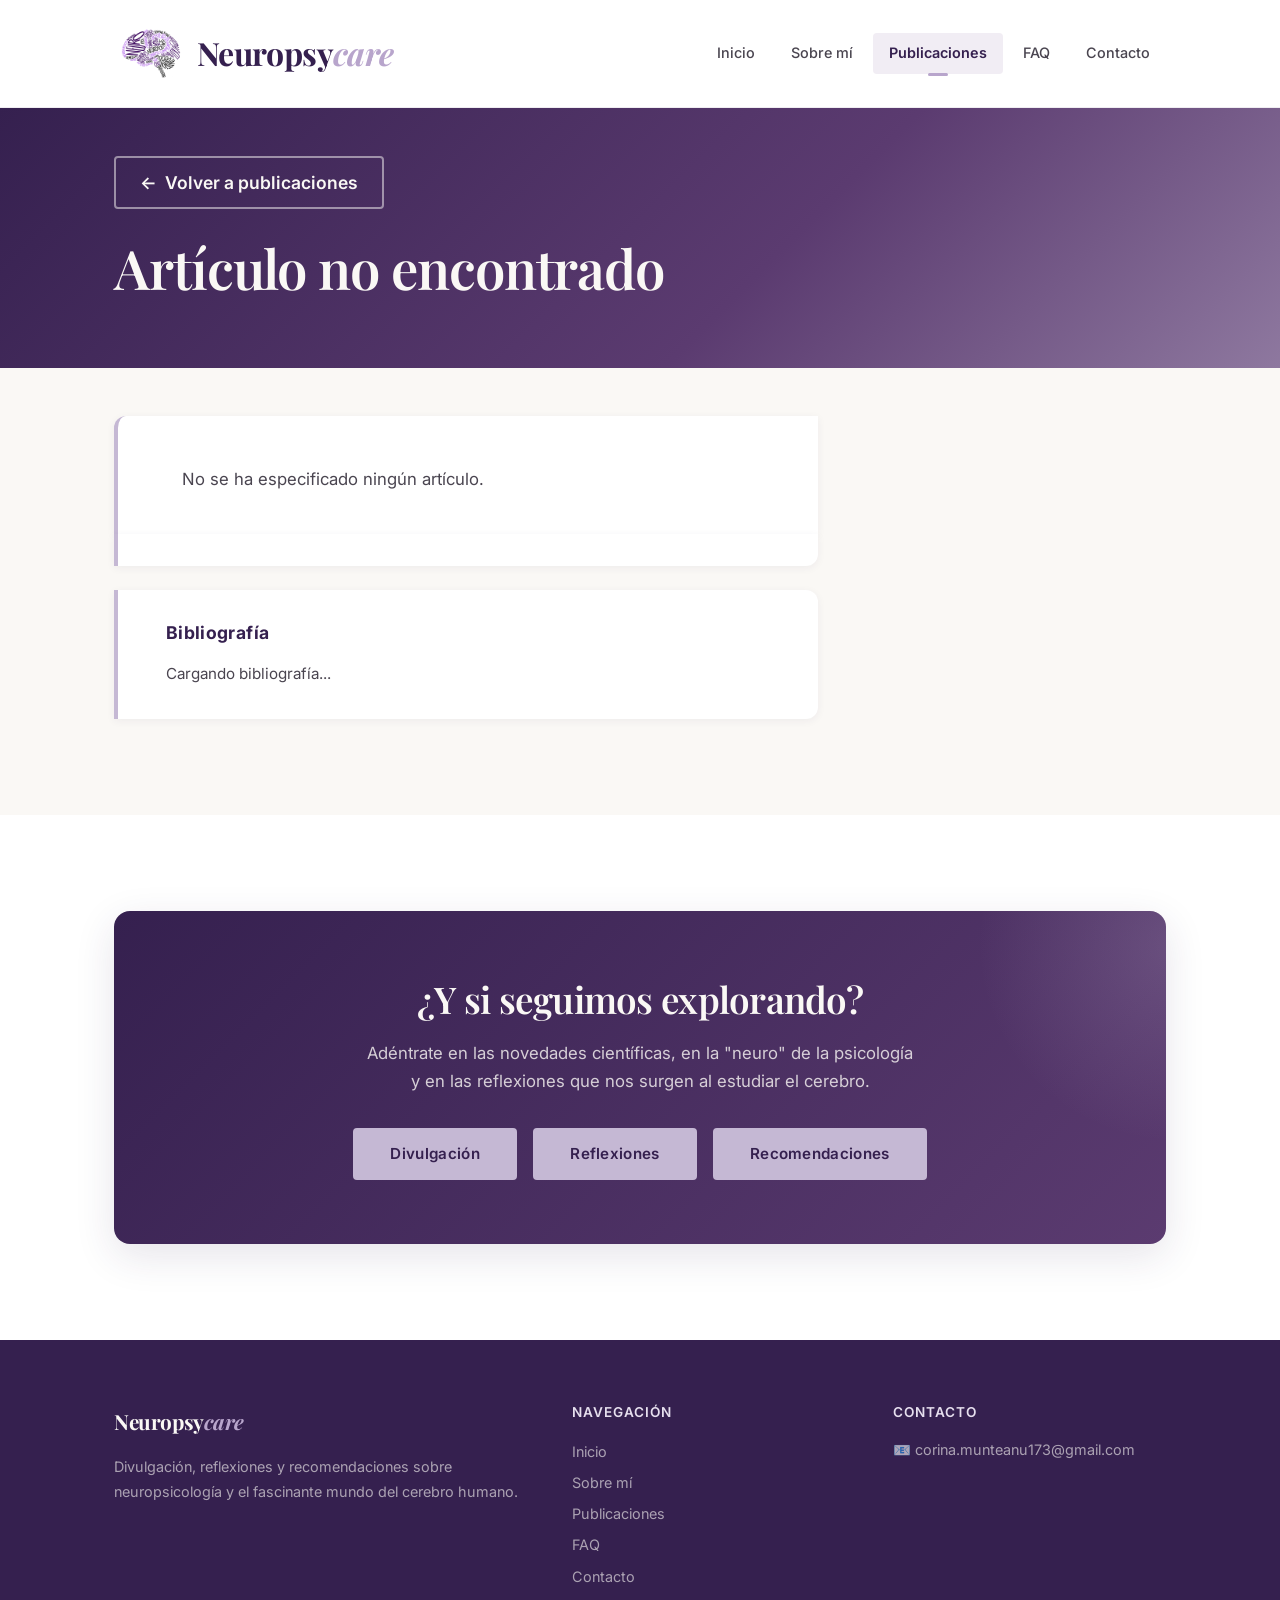
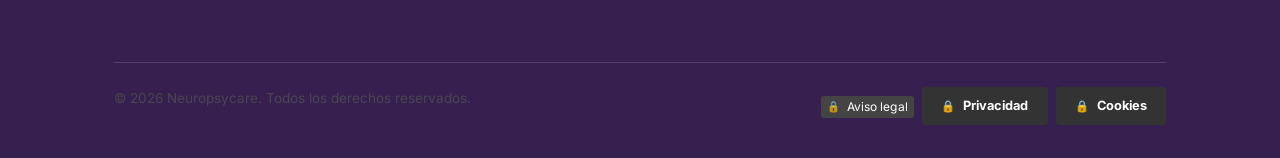
<file: articulo.html>
<!DOCTYPE html>
<html lang="es">
<head>
    <meta charset="UTF-8">
    <meta name="viewport" content="width=device-width, initial-scale=1.0">
    
    <!-- SEO Meta Tags -->
    <meta name="description" content="Artículo del NeuroBlog de Neuropsycare. Divulgación científica, reflexiones y recomendaciones sobre neurociencia, neuropsicología y el cerebro humano.">
    <meta name="robots" content="index, follow">

    <meta name="google-site-verification" content="4rlelqha4zYRz3DkjzPxuWUxBv6zTcFn4XRFIVRU7IQ" />
    
    <!-- Open Graph -->
    <meta property="og:title" content="Artículo | Neuropsycare">
    <meta property="og:description" content="Artículo del NeuroBlog de Neuropsycare sobre neurociencia y neuropsicología.">
    <meta property="og:type" content="article">
    <meta property="og:url" content="https://neuropsycare.github.io/articulo.html">
    <meta property="og:locale" content="es_ES">
    
    <!-- Canonical URL -->
    <link rel="canonical" href="https://neuropsycare.github.io/articulo.html">
    
    <title>Artículo | Neuropsycare</title>
    
    <!-- Favicon -->
    <link rel="icon" type="image/svg+xml" href="data:image/svg+xml,<svg xmlns='http://www.w3.org/2000/svg' viewBox='0 0 100 100'><text y='.9em' font-size='90'>🧠</text></svg>">
    
    <!-- Fuentes: Playfair Display + Inter -->
    <link rel="preconnect" href="https://fonts.googleapis.com">
    <link rel="preconnect" href="https://fonts.gstatic.com" crossorigin>
    <link href="https://fonts.googleapis.com/css2?family=Inter:opsz,wght@14..32,400;14..32,500;14..32,600&family=Playfair+Display:ital,wght@0,500;0,600;0,700;1,500;1,600&display=swap" rel="stylesheet">
    
    <!-- Hojas de estilo -->
    <link rel="stylesheet" href="css/styles.css">
    
    <!-- Google Analytics -->
    <script src="js/analytics.js"></script>
    
    <!-- iubenda Cookie Solution (Banner de cookies) -->
    <script type="text/javascript" src="https://embeds.iubenda.com/widgets/974cb25a-8779-4384-a6e5-5ad0bc93932d.js"></script>
</head>
<body>
    <!-- Skip to main content - Accesibilidad -->
    <a href="#main-content" class="skip-link">Saltar al contenido principal</a>
    
    <!-- ========== HEADER / NAVEGACIÓN ========== -->
    <header class="site-header" role="banner">
        <div class="container header-inner">
            <a href="index.html" class="logo" aria-label="Neuropsycare - Ir a inicio">
                <img src="assets/images/logo.png" alt="Logo Neuropsycare" class="logo-img">
                <span class="logo-text">Neuropsy<em class="logo-accent">care</em></span>
            </a>
            
            <nav class="main-nav" role="navigation" aria-label="Navegación principal">
                <button class="nav-toggle" aria-expanded="false" aria-controls="nav-list" aria-label="Abrir menú de navegación">
                    <span class="hamburger-line"></span>
                    <span class="hamburger-line"></span>
                    <span class="hamburger-line"></span>
                </button>
                
                <ul id="nav-list" class="nav-list">
                    <li><a href="index.html" class="nav-link">Inicio</a></li>
                    <li><a href="sobre-mi.html" class="nav-link">Sobre mí</a></li>
                    <li><a href="publicaciones.html" class="nav-link active" aria-current="page">Publicaciones</a></li>
                    <li><a href="faq.html" class="nav-link">FAQ</a></li>
                    <li><a href="contacto.html" class="nav-link">Contacto</a></li>
                </ul>
            </nav>
        </div>
    </header>
    
    <!-- ========== CONTENIDO PRINCIPAL ========== -->
    <main id="main-content" role="main">
        
        <!-- HERO DEL ARTÍCULO (barra morada más fina, sin imagen) -->
        <section class="article-hero" aria-labelledby="article-title">
            <div class="container">
                <a href="publicaciones.html" class="article-back article-back-light">
                    <span aria-hidden="true">←</span> Volver a publicaciones
                </a>
                <h1 id="article-title">Cargando artículo...</h1>
                <div class="article-meta" id="article-meta">
                    <!-- Se carga dinámicamente -->
                </div>
            </div>
        </section>
        
        <!-- CONTENIDO DEL ARTÍCULO + IMAGEN STICKY A LA DERECHA -->
        <section class="article-content-section" aria-labelledby="article-content-heading">
            <div class="article-content-layout">
                <!-- Columna izquierda: contenido + autor + bibliografía -->
                <div class="article-content-column">
                    <!-- Contenido enmarcado -->
                    <article class="article-content-framed" id="article-content">
    <h2 id="article-content-heading" class="sr-only">Contenido del artículo</h2>
    <p>Cargando contenido del artículo...</p>
</article>

<footer class="article-author" id="article-author">
</footer>
                    
                    <!-- Bibliografía en cuadro separado -->
                    <div class="article-bibliography" id="article-bibliography">
                        <h3 id="bibliography-heading">Bibliografía</h3>
                        <p id="bibliography-content">Cargando bibliografía...</p>
                    </div>
                </div>
                
                <!-- Columna derecha: imagen sticky -->
                <div class="article-image-sticky" id="article-image-sticky">
                    <!-- La imagen de la publicación se cargará dinámicamente -->
                </div>
            </div>
        </section>
        
        <!-- CTA FINAL -->
        <section class="cta section-padding" aria-labelledby="article-cta-heading">
            <div class="container">
                <div class="cta-card">
                    <h2 id="article-cta-heading">¿Y si seguimos explorando?</h2>
                    <p>Adéntrate en las novedades científicas, en la "neuro" de la psicología y en las reflexiones que nos surgen al estudiar el cerebro.</p>
                    <div class="cta-actions">
                        <a href="publicaciones.html#divulgacion" class="btn btn-gold">Divulgación</a>
                        <a href="publicaciones.html#reflexiones" class="btn btn-gold">Reflexiones</a>
                        <a href="publicaciones.html#recomendaciones" class="btn btn-gold">Recomendaciones</a>
                    </div>
                </div>
            </div>
        </section>
        
    </main>
    
    <!-- ========== FOOTER ========== -->
    <footer class="site-footer" role="contentinfo">
        <div class="container footer-grid">
            <div class="footer-brand">
                <span class="logo-text">Neuropsy<em class="logo-accent">care</em></span>
                <p>Divulgación, reflexiones y recomendaciones sobre neuropsicología y el fascinante mundo del cerebro humano.</p>
            </div>
            
            <div class="footer-nav">
                <h4>Navegación</h4>
                <ul>
                    <li><a href="index.html">Inicio</a></li>
                    <li><a href="sobre-mi.html">Sobre mí</a></li>
                    <li><a href="publicaciones.html">Publicaciones</a></li>
                    <li><a href="faq.html">FAQ</a></li>
                    <li><a href="contacto.html">Contacto</a></li>
                </ul>
            </div>
            
            <div class="footer-contact">
                <h4>Contacto</h4>
                <address>
                    <p>📧 <a href="mailto:corina.munteanu173@gmail.com">corina.munteanu173@gmail.com</a></p>
                </address>
            </div>
            
            <div class="footer-legal">
                <p>&copy; 2026 Neuropsycare. Todos los derechos reservados.</p>
                <ul class="legal-links">
                    <li><a href="aviso-legal.html" class="legal-badge">Aviso legal</a></li>
                    <li><a href="https://www.iubenda.com/privacy-policy/43127974" class="iubenda-black iubenda-noiframe iubenda-embed" title="Política de Privacidad">Privacidad</a></li>
                    <li><a href="https://www.iubenda.com/privacy-policy/43127974/cookie-policy" class="iubenda-black iubenda-noiframe iubenda-embed" title="Política de Cookies">Cookies</a></li>
                </ul>
            </div>
        </div>
    </footer>

    <!-- ========== SCRIPT IUBENDA ========== -->
    <script type="text/javascript">(function (w,d) {var loader = function () {var s = d.createElement("script"), tag = d.getElementsByTagName("script")[0]; s.src="https://cdn.iubenda.com/iubenda.js"; tag.parentNode.insertBefore(s,tag);}; if(w.addEventListener){w.addEventListener("load", loader, false);}else if(w.attachEvent){w.attachEvent("onload", loader);}else{w.onload = loader;}})(window, document);</script>

    <!-- JavaScript -->
    <script src="js/main.js" defer></script>
</body>
</html>
</file>
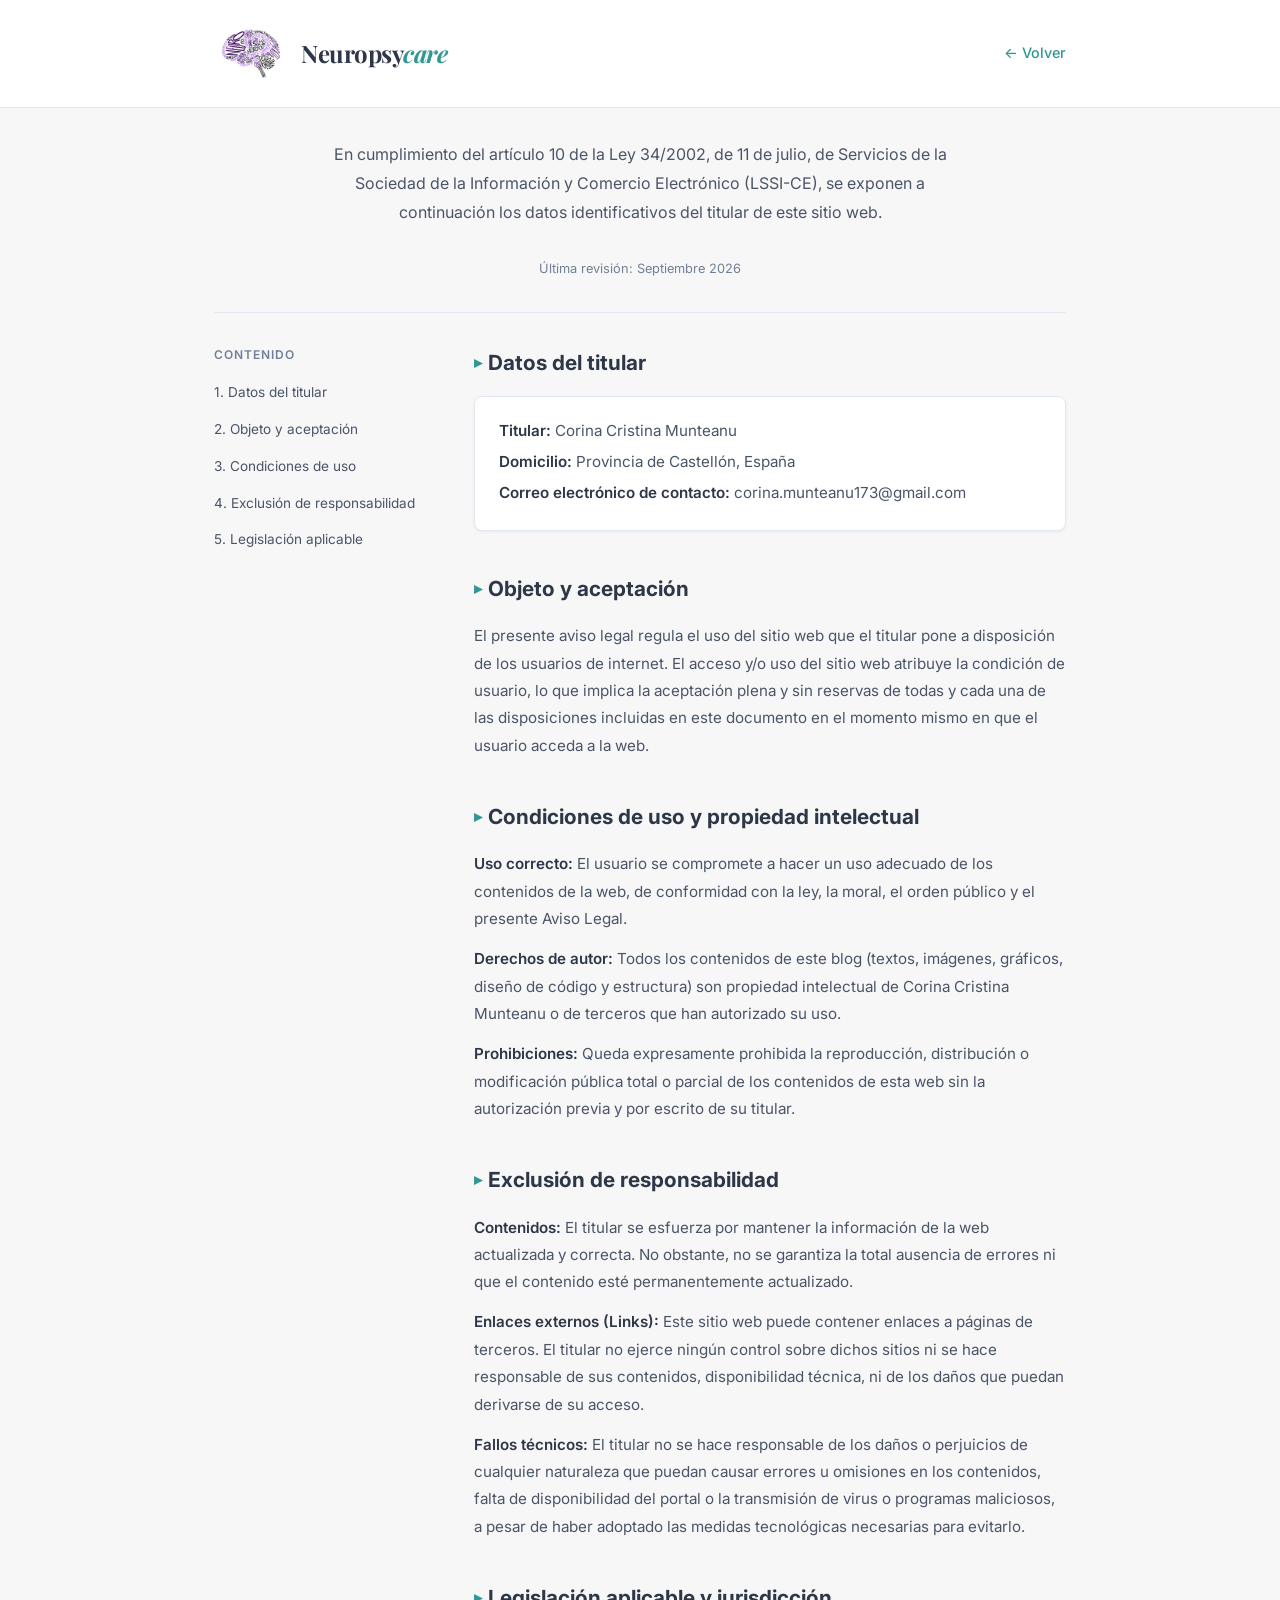
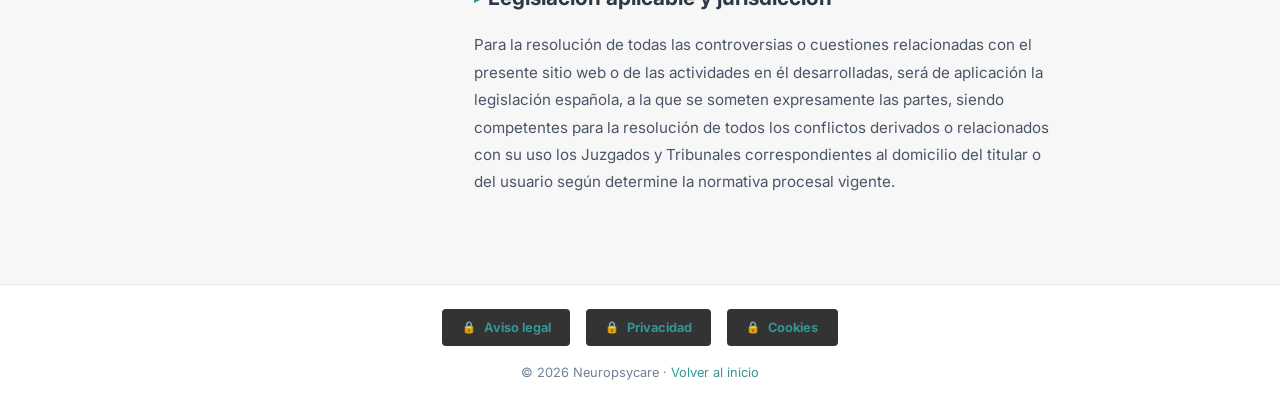
<file: aviso-legal.html>
<!DOCTYPE html>
<html lang="es">
<head>
    <meta charset="UTF-8">
    <meta name="viewport" content="width=device-width, initial-scale=1.0">
    
    <!-- SEO Meta Tags -->
    <meta name="description" content="Aviso Legal de Neuropsycare. Titularidad, condiciones de uso, propiedad intelectual y legislación aplicable.">
    <meta name="robots" content="index, follow">
    
    <title>Aviso Legal | Neuropsycare</title>
    
    <!-- Favicon -->
    <link rel="icon" type="image/svg+xml" href="data:image/svg+xml,<svg xmlns='http://www.w3.org/2000/svg' viewBox='0 0 100 100'><text y='.9em' font-size='90'>🧠</text></svg>">
    
    <!-- Fuentes: Playfair Display + Inter -->
    <link rel="preconnect" href="https://fonts.googleapis.com">
    <link rel="preconnect" href="https://fonts.gstatic.com" crossorigin>
    <link href="https://fonts.googleapis.com/css2?family=Inter:opsz,wght@14..32,400;14..32,500;14..32,600;14..32,700&family=Playfair+Display:ital,wght@0,600;0,700;1,600&display=swap" rel="stylesheet">
    
    <style>
        /* ========== RESET ========== */
        *, *::before, *::after {
            margin: 0;
            padding: 0;
            box-sizing: border-box;
        }

        body {
            font-family: 'Inter', -apple-system, BlinkMacSystemFont, 'Segoe UI', Roboto, sans-serif;
            background-color: #F7F7F7;
            color: #2D3748;
            line-height: 1.7;
            -webkit-font-smoothing: antialiased;
        }

        /* ========== HEADER ========== */
        .legal-header {
            background-color: #FFFFFF;
            border-bottom: 1px solid #E2E8F0;
            padding: 1rem 0;
        }

        .legal-header-inner {
            max-width: 900px;
            margin: 0 auto;
            padding: 0 1.5rem;
            display: flex;
            align-items: center;
            justify-content: space-between;
        }

        .legal-logo {
            display: flex;
            align-items: center;
            gap: 0.75rem;
            text-decoration: none;
            color: #2D3748;
            font-weight: 700;
            font-size: 1.5rem;
            font-family: 'Playfair Display', Georgia, serif;
            letter-spacing: -0.02em;
        }

        .legal-logo img {
            width: 75px;
            height: 75px;
            object-fit: contain;
            flex-shrink: 0;
        }

        .legal-logo-text {
            display: inline;
            white-space: nowrap;
        }

        .legal-logo-text span {
            font-style: italic;
            color: #319795;
        }

        .legal-back {
            color: #319795;
            text-decoration: none;
            font-size: 0.9rem;
            font-weight: 500;
        }

        /* ========== CONTENEDOR ========== */
        .legal-container {
            max-width: 900px;
            margin: 0 auto;
            padding: 2rem 1.5rem 3rem;
        }

        /* ========== INTRODUCCIÓN (sin título principal) ========== */
        .legal-intro {
            text-align: center;
            max-width: 650px;
            margin: 0 auto 2rem;
            color: #4A5568;
            font-size: 1rem;
            line-height: 1.8;
        }

        .legal-last-update {
            text-align: center;
            font-size: 0.8rem;
            color: #718096;
            margin-bottom: 2rem;
        }

        .legal-divider {
            border: none;
            height: 1px;
            background-color: #E2E8F0;
            margin: 0 0 2rem;
        }

        /* ========== CUERPO DEL DOCUMENTO (2 columnas) ========== */
        .legal-body {
            display: flex;
            gap: 2.5rem;
        }

        /* Índice lateral */
        .legal-index {
            flex: 0 0 220px;
            align-self: flex-start;
            position: sticky;
            top: 30px;
        }

        .legal-index h3 {
            font-size: 0.75rem;
            text-transform: uppercase;
            letter-spacing: 0.08em;
            color: #718096;
            margin-bottom: 0.8rem;
            font-weight: 600;
        }

        .legal-index ul {
            list-style: none;
            display: flex;
            flex-direction: column;
            gap: 0.6rem;
        }

        .legal-index a {
            color: #4A5568;
            text-decoration: none;
            font-size: 0.85rem;
            transition: color 0.2s ease;
        }

        .legal-index a:hover {
            color: #319795;
        }

        /* Contenido */
        .legal-content {
            flex: 1;
            min-width: 0;
        }

        .legal-content section {
            margin-bottom: 2.5rem;
        }

        .legal-content h2 {
            font-size: 1.3rem;
            font-weight: 700;
            color: #2D3748;
            margin-bottom: 1rem;
            display: flex;
            align-items: center;
            gap: 0.4rem;
        }

        .legal-content h2 .icon {
            color: #319795;
            font-size: 1rem;
        }

        .legal-content p {
            color: #4A5568;
            margin-bottom: 0.8rem;
            line-height: 1.8;
            font-size: 0.95rem;
        }

        .legal-content strong {
            color: #2D3748;
            font-weight: 600;
        }

        /* Tarjeta de datos */
        .data-block {
            background-color: #FFFFFF;
            border-radius: 8px;
            padding: 1.2rem 1.5rem;
            margin-bottom: 1rem;
            box-shadow: 0 1px 3px rgba(0, 0, 0, 0.06);
            border: 1px solid #E2E8F0;
        }

        .data-block p {
            margin-bottom: 0.25rem;
            font-size: 0.95rem;
        }

        /* ========== FOOTER ========== */
        .legal-footer {
            background-color: #FFFFFF;
            border-top: 1px solid #E2E8F0;
            text-align: center;
            padding: 1.5rem 1rem;
        }

        .legal-footer-buttons {
            display: flex;
            justify-content: center;
            gap: 1rem;
            flex-wrap: wrap;
            margin-bottom: 1rem;
        }

        .legal-footer-btn {
            display: inline-flex;
            align-items: center;
            gap: 0.5rem;
            background-color: #333333;
            color: #FFFFFF;
            font-weight: 700;
            font-size: 0.8rem;
            padding: 0.5rem 1.2rem;
            border-radius: 4px;
            text-decoration: none;
            transition: background-color 0.2s ease;
        }

        .legal-footer-btn:hover {
            background-color: #555555;
        }

        .legal-footer-btn::before {
            content: '🔒';
            font-size: 0.7rem;
        }

        .legal-footer p {
            color: #718096;
            font-size: 0.8rem;
        }

        .legal-footer a {
            color: #319795;
            text-decoration: none;
        }

        /* ========== RESPONSIVE ========== */
        @media (max-width: 700px) {
            .legal-body {
                flex-direction: column;
            }
            
            .legal-index {
                position: static;
                flex: 1;
                background-color: #EDF2F7;
                border-radius: 8px;
                padding: 1rem 1.2rem;
                margin-bottom: 1.5rem;
            }
            
            .legal-index ul {
                flex-direction: row;
                flex-wrap: wrap;
                gap: 0.8rem;
            }
            
            .legal-footer-buttons {
                flex-direction: column;
                align-items: center;
            }
            
            .legal-logo {
                font-size: 1.2rem;
            }
            
            .legal-logo img {
                width: 50px;
                height: 50px;
            }
        }
    </style>
</head>
<body>
    <!-- ========== HEADER ========== -->
    <header class="legal-header">
        <div class="legal-header-inner">
            <a href="index.html" class="legal-logo">
                <img src="assets/images/logo.png" alt="Logo Neuropsycare">
                <span class="legal-logo-text">Neuropsy<span>care</span></span>
            </a>
            <a href="index.html" class="legal-back">← Volver</a>
        </div>
    </header>

    <!-- ========== DOCUMENTO ========== -->
    <main class="legal-container">
        <!-- Introducción sin título -->
        <p class="legal-intro">
            En cumplimiento del artículo 10 de la Ley 34/2002, de 11 de julio, de Servicios de la Sociedad de la Información y Comercio Electrónico (LSSI-CE), se exponen a continuación los datos identificativos del titular de este sitio web.
        </p>
        <p class="legal-last-update">Última revisión: Septiembre 2026</p>

        <hr class="legal-divider">

        <!-- Cuerpo 2 columnas -->
        <div class="legal-body">
            <!-- Índice -->
            <nav class="legal-index" aria-label="Índice del documento">
                <h3>Contenido</h3>
                <ul>
                    <li><a href="#datos-titular">1. Datos del titular</a></li>
                    <li><a href="#objeto">2. Objeto y aceptación</a></li>
                    <li><a href="#condiciones">3. Condiciones de uso</a></li>
                    <li><a href="#responsabilidad">4. Exclusión de responsabilidad</a></li>
                    <li><a href="#legislacion">5. Legislación aplicable</a></li>
                </ul>
            </nav>

            <!-- Contenido -->
            <div class="legal-content">
                <!-- 1. Datos del titular -->
                <section id="datos-titular">
                    <h2><span class="icon">▸</span> Datos del titular</h2>
                    <div class="data-block">
                        <p><strong>Titular:</strong> Corina Cristina Munteanu</p>
                        <p><strong>Domicilio:</strong> Provincia de Castellón, España</p>
                        <p><strong>Correo electrónico de contacto:</strong> corina.munteanu173@gmail.com</p>
                    </div>
                </section>

                <!-- 2. Objeto y aceptación -->
                <section id="objeto">
                    <h2><span class="icon">▸</span> Objeto y aceptación</h2>
                    <p>
                        El presente aviso legal regula el uso del sitio web que el titular pone a disposición de los usuarios de internet. El acceso y/o uso del sitio web atribuye la condición de usuario, lo que implica la aceptación plena y sin reservas de todas y cada una de las disposiciones incluidas en este documento en el momento mismo en que el usuario acceda a la web.
                    </p>
                </section>

                <!-- 3. Condiciones de uso -->
                <section id="condiciones">
                    <h2><span class="icon">▸</span> Condiciones de uso y propiedad intelectual</h2>
                    <p><strong>Uso correcto:</strong> El usuario se compromete a hacer un uso adecuado de los contenidos de la web, de conformidad con la ley, la moral, el orden público y el presente Aviso Legal.</p>
                    <p><strong>Derechos de autor:</strong> Todos los contenidos de este blog (textos, imágenes, gráficos, diseño de código y estructura) son propiedad intelectual de Corina Cristina Munteanu o de terceros que han autorizado su uso.</p>
                    <p><strong>Prohibiciones:</strong> Queda expresamente prohibida la reproducción, distribución o modificación pública total o parcial de los contenidos de esta web sin la autorización previa y por escrito de su titular.</p>
                </section>

                <!-- 4. Exclusión de responsabilidad -->
                <section id="responsabilidad">
                    <h2><span class="icon">▸</span> Exclusión de responsabilidad</h2>
                    <p><strong>Contenidos:</strong> El titular se esfuerza por mantener la información de la web actualizada y correcta. No obstante, no se garantiza la total ausencia de errores ni que el contenido esté permanentemente actualizado.</p>
                    <p><strong>Enlaces externos (Links):</strong> Este sitio web puede contener enlaces a páginas de terceros. El titular no ejerce ningún control sobre dichos sitios ni se hace responsable de sus contenidos, disponibilidad técnica, ni de los daños que puedan derivarse de su acceso.</p>
                    <p><strong>Fallos técnicos:</strong> El titular no se hace responsable de los daños o perjuicios de cualquier naturaleza que puedan causar errores u omisiones en los contenidos, falta de disponibilidad del portal o la transmisión de virus o programas maliciosos, a pesar de haber adoptado las medidas tecnológicas necesarias para evitarlo.</p>
                </section>

                <!-- 5. Legislación aplicable -->
                <section id="legislacion">
                    <h2><span class="icon">▸</span> Legislación aplicable y jurisdicción</h2>
                    <p>
                        Para la resolución de todas las controversias o cuestiones relacionadas con el presente sitio web o de las actividades en él desarrolladas, será de aplicación la legislación española, a la que se someten expresamente las partes, siendo competentes para la resolución de todos los conflictos derivados o relacionados con su uso los Juzgados y Tribunales correspondientes al domicilio del titular o del usuario según determine la normativa procesal vigente.
                    </p>
                </section>
            </div>
        </div>
    </main>

    <!-- ========== FOOTER ========== -->
    <footer class="legal-footer">
        <div class="legal-footer-buttons">
            <a href="aviso-legal.html" class="legal-footer-btn">Aviso legal</a>
            <a href="https://www.iubenda.com/privacy-policy/43127974" class="legal-footer-btn" target="_blank" rel="noopener">Privacidad</a>
            <a href="https://www.iubenda.com/privacy-policy/43127974/cookie-policy" class="legal-footer-btn" target="_blank" rel="noopener">Cookies</a>
        </div>
        <p>&copy; 2026 Neuropsycare · <a href="index.html">Volver al inicio</a></p>
    </footer>
</body>
</html>
</file>
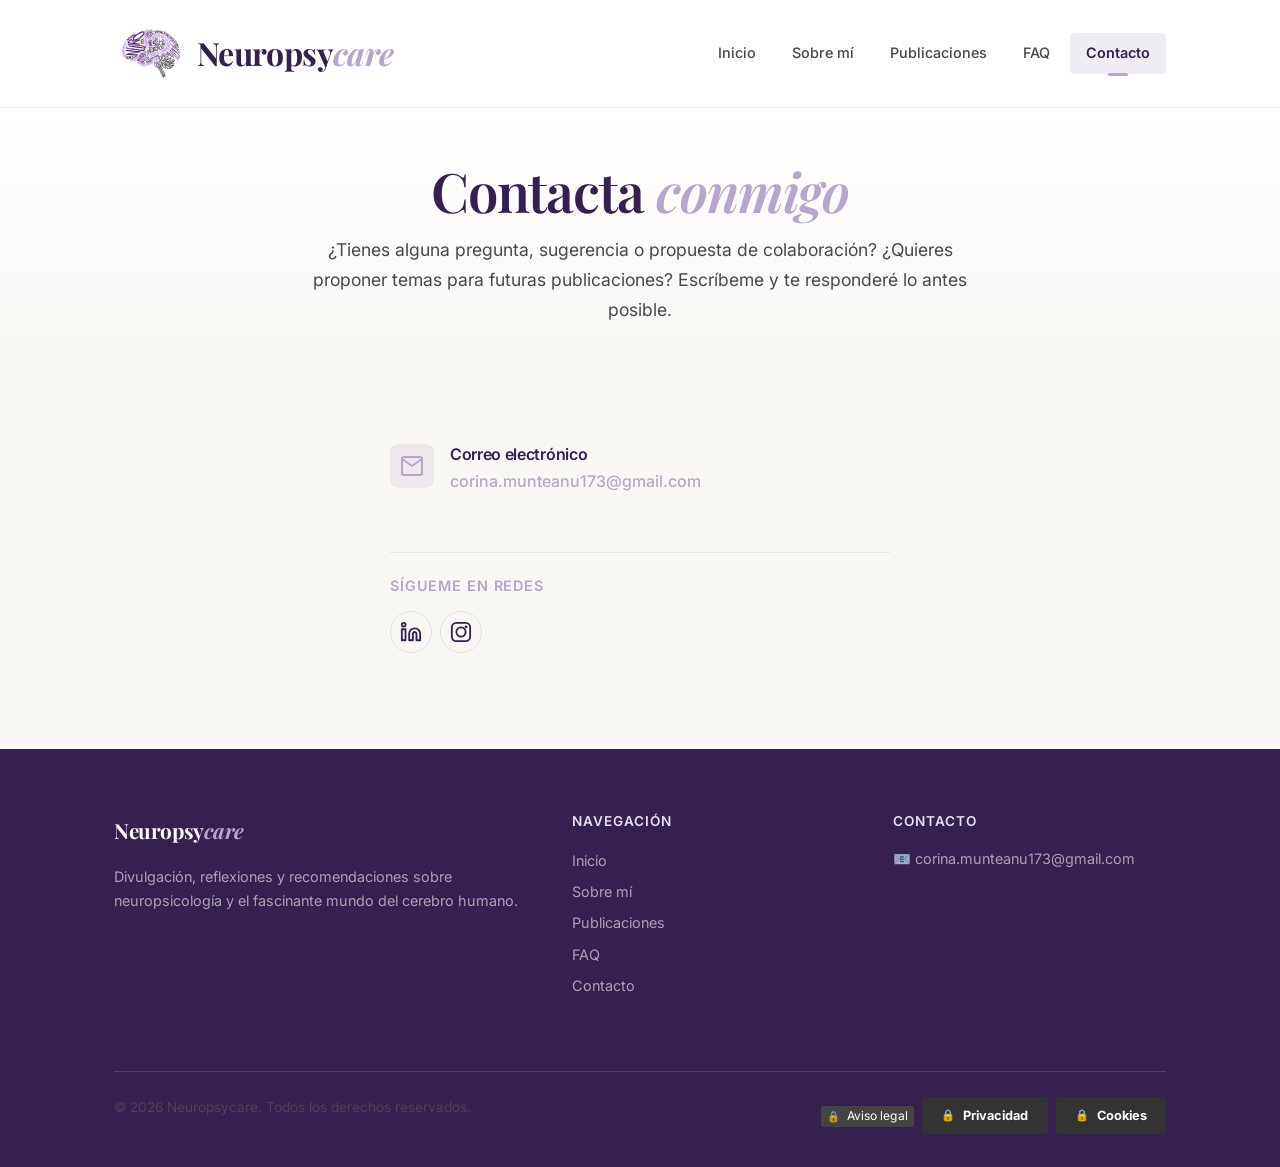
<file: contacto.html>
<!DOCTYPE html>
<html lang="es">
<head>
    <meta charset="UTF-8">
    <meta name="viewport" content="width=device-width, initial-scale=1.0">
    
    <!-- SEO Meta Tags -->
    <meta name="description" content="Contacta con Neuropsycare. ¿Tienes alguna pregunta, sugerencia o propuesta de colaboración? ¿Quieres proponer temas para futuras publicaciones? Escríbeme y te responderé lo antes posible.">
    <meta name="keywords" content="contacto Neuropsycare, Corina C. Munteanu, neuropsicología, neurociencias, divulgación científica, colaboración">
    <meta name="author" content="Neuropsycare">
    <meta name="robots" content="index, follow">

    <meta name="google-site-verification" content="4rlelqha4zYRz3DkjzPxuWUxBv6zTcFn4XRFIVRU7IQ" />
    
    <!-- Open Graph / Redes Sociales -->
    <meta property="og:title" content="Contacto | Neuropsycare">
    <meta property="og:description" content="¿Tienes alguna pregunta, sugerencia o propuesta de colaboración? ¿Quieres proponer temas para futuras publicaciones? Escríbeme y te responderé lo antes posible.">
    <meta property="og:type" content="website">
    <meta property="og:url" content="https://neuropsycare.github.io/contacto.html">
    <meta property="og:locale" content="es_ES">
    
    <!-- Canonical URL -->
    <link rel="canonical" href="https://neuropsycare.github.io/contacto.html">
    
    <title>Contacto | Neuropsycare</title>
    
    <!-- Favicon -->
    <link rel="icon" type="image/svg+xml" href="data:image/svg+xml,<svg xmlns='http://www.w3.org/2000/svg' viewBox='0 0 100 100'><text y='.9em' font-size='90'>🧠</text></svg>">
    
    <!-- Fuentes: Playfair Display + Inter -->
    <link rel="preconnect" href="https://fonts.googleapis.com">
    <link rel="preconnect" href="https://fonts.gstatic.com" crossorigin>
    <link href="https://fonts.googleapis.com/css2?family=Inter:opsz,wght@14..32,400;14..32,500;14..32,600&family=Playfair+Display:ital,wght@0,500;0,600;0,700;1,500;1,600&display=swap" rel="stylesheet">
    
    <!-- Hojas de estilo -->
    <link rel="stylesheet" href="css/styles.css">
    
    <!-- Google Analytics -->
    <script src="js/analytics.js"></script>
    
    <!-- iubenda Cookie Solution (Banner de cookies) -->
    <script type="text/javascript" src="https://embeds.iubenda.com/widgets/974cb25a-8779-4384-a6e5-5ad0bc93932d.js"></script>
</head>
<body>
    <!-- Skip to main content - Accesibilidad -->
    <a href="#main-content" class="skip-link">Saltar al contenido principal</a>
    
    <!-- ========== HEADER / NAVEGACIÓN ========== -->
    <header class="site-header" role="banner">
        <div class="container header-inner">
            <a href="index.html" class="logo" aria-label="Neuropsycare - Ir a inicio">
                <img src="assets/images/logo.png" alt="Logo Neuropsycare" class="logo-img">
                <span class="logo-text">Neuropsy<em class="logo-accent">care</em></span>
            </a>
            
            <nav class="main-nav" role="navigation" aria-label="Navegación principal">
                <button class="nav-toggle" aria-expanded="false" aria-controls="nav-list" aria-label="Abrir menú de navegación">
                    <span class="hamburger-line"></span>
                    <span class="hamburger-line"></span>
                    <span class="hamburger-line"></span>
                </button>
                
                <ul id="nav-list" class="nav-list">
                    <li><a href="index.html" class="nav-link">Inicio</a></li>
                    <li><a href="sobre-mi.html" class="nav-link">Sobre mí</a></li>
                    <li><a href="publicaciones.html" class="nav-link">Publicaciones</a></li>
                    <li><a href="faq.html" class="nav-link">FAQ</a></li>
                    <li><a href="contacto.html" class="nav-link active" aria-current="page">Contacto</a></li>
                </ul>
            </nav>
        </div>
    </header>
    
    <!-- ========== CONTENIDO PRINCIPAL ========== -->
    <main id="main-content" role="main">
        
        <!-- HERO -->
        <section class="page-hero" aria-labelledby="contact-heading">
            <div class="container">
                <h1 id="contact-heading">Contacta <em>conmigo</em></h1>
                <p class="lead">
                    ¿Tienes alguna pregunta, sugerencia o propuesta de colaboración? ¿Quieres proponer temas para futuras publicaciones? Escríbeme y te responderé lo antes posible.
                </p>
            </div>
        </section>
        
        <!-- CONTACTO PRINCIPAL -->
        <section class="contact-main section-padding" aria-labelledby="contact-info-heading">
            <div class="container">
                <div class="contact-info-only">
                    
                    <!-- Email -->
                    <div class="contact-item">
                        <div class="contact-item-icon" aria-hidden="true">
                            <svg width="28" height="28" viewBox="0 0 28 28" fill="none" xmlns="http://www.w3.org/2000/svg">
                                <path d="M4 7C4 5.89543 4.89543 5 6 5H22C23.1046 5 24 5.89543 24 7V21C24 22.1046 23.1046 23 22 23H6C4.89543 23 4 22.1046 4 21V7Z" stroke="currentColor" stroke-width="2"/>
                                <path d="M4 7L14 14L24 7" stroke="currentColor" stroke-width="2" stroke-linecap="round" stroke-linejoin="round"/>
                            </svg>
                        </div>
                        <div class="contact-item-text">
                            <h3>Correo electrónico</h3>
                            <a href="mailto:corina.munteanu173@gmail.com">corina.munteanu173@gmail.com</a>
                        </div>
                    </div>
                    
                    <!-- Redes sociales -->
                    <div class="contact-social">
                        <h3>Sígueme en redes</h3>
                        <div class="social-links">
                            <a href="https://www.linkedin.com/in/corina-cristina-munteanu-266b0527b?utm_source=share_via&utm_content=profile&utm_medium=member_ios" target="_blank" rel="noopener noreferrer" class="social-link" aria-label="LinkedIn de Corina C. Munteanu" title="LinkedIn">
                                <svg width="22" height="22" viewBox="0 0 24 24" fill="none" xmlns="http://www.w3.org/2000/svg">
                                    <path d="M16 8C17.5913 8 19.1174 8.63214 20.2426 9.75736C21.3679 10.8826 22 12.4087 22 14V21H18V14C18 13.4696 17.7893 12.9609 17.4142 12.5858C17.0391 12.2107 16.5304 12 16 12C15.4696 12 14.9609 12.2107 14.5858 12.5858C14.2107 12.9609 14 13.4696 14 14V21H10V14C10 12.4087 10.6321 10.8826 11.7574 9.75736C12.8826 8.63214 14.4087 8 16 8Z" stroke="currentColor" stroke-width="2" stroke-linecap="round" stroke-linejoin="round"/>
                                    <path d="M6 9H2V21H6V9Z" stroke="currentColor" stroke-width="2" stroke-linecap="round" stroke-linejoin="round"/>
                                    <path d="M4 6C5.10457 6 6 5.10457 6 4C6 2.89543 5.10457 2 4 2C2.89543 2 2 2.89543 2 4C2 5.10457 2.89543 6 4 6Z" stroke="currentColor" stroke-width="2" stroke-linecap="round" stroke-linejoin="round"/>
                                </svg>
                            </a>
                            <a href="https://www.instagram.com/neuropsycareblog?igsi=MW0wYTI4bno4MDNsaw%3D%3D&utm_source=qr" target="_blank" rel="noopener noreferrer" class="social-link" aria-label="Instagram de Neuropsycare" title="Instagram">
                                <svg width="22" height="22" viewBox="0 0 24 24" fill="none" xmlns="http://www.w3.org/2000/svg">
                                    <rect x="2" y="2" width="20" height="20" rx="5" stroke="currentColor" stroke-width="2"/>
                                    <circle cx="12" cy="12" r="5" stroke="currentColor" stroke-width="2"/>
                                    <circle cx="17.5" cy="6.5" r="1.5" fill="currentColor"/>
                                </svg>
                            </a>
                        </div>
                    </div>
                    
                </div>
            </div>
        </section>
        
    </main>
    
    <!-- ========== FOOTER ========== -->
    <footer class="site-footer" role="contentinfo">
        <div class="container footer-grid">
            <div class="footer-brand">
                <span class="logo-text">Neuropsy<em class="logo-accent">care</em></span>
                <p>Divulgación, reflexiones y recomendaciones sobre neuropsicología y el fascinante mundo del cerebro humano.</p>
            </div>
            
            <div class="footer-nav">
                <h4>Navegación</h4>
                <ul>
                    <li><a href="index.html">Inicio</a></li>
                    <li><a href="sobre-mi.html">Sobre mí</a></li>
                    <li><a href="publicaciones.html">Publicaciones</a></li>
                    <li><a href="faq.html">FAQ</a></li>
                    <li><a href="contacto.html">Contacto</a></li>
                </ul>
            </div>
            
            <div class="footer-contact">
                <h4>Contacto</h4>
                <address>
                    <p>📧 <a href="mailto:corina.munteanu173@gmail.com">corina.munteanu173@gmail.com</a></p>
                </address>
            </div>
            
            <div class="footer-legal">
                <p>&copy; 2026 Neuropsycare. Todos los derechos reservados.</p>
                <ul class="legal-links">
                    <li><a href="aviso-legal.html" class="legal-badge">Aviso legal</a></li>
                    <li><a href="https://www.iubenda.com/privacy-policy/43127974" class="iubenda-black iubenda-noiframe iubenda-embed" title="Política de Privacidad">Privacidad</a></li>
                    <li><a href="https://www.iubenda.com/privacy-policy/43127974/cookie-policy" class="iubenda-black iubenda-noiframe iubenda-embed" title="Política de Cookies">Cookies</a></li>
                </ul>
            </div>
        </div>
    </footer>

    <!-- ========== SCRIPT IUBENDA ========== -->
    <script type="text/javascript">(function (w,d) {var loader = function () {var s = d.createElement("script"), tag = d.getElementsByTagName("script")[0]; s.src="https://cdn.iubenda.com/iubenda.js"; tag.parentNode.insertBefore(s,tag);}; if(w.addEventListener){w.addEventListener("load", loader, false);}else if(w.attachEvent){w.attachEvent("onload", loader);}else{w.onload = loader;}})(window, document);</script>

    <!-- JavaScript -->
    <script src="js/main.js" defer></script>
</body>
</html>
</file>
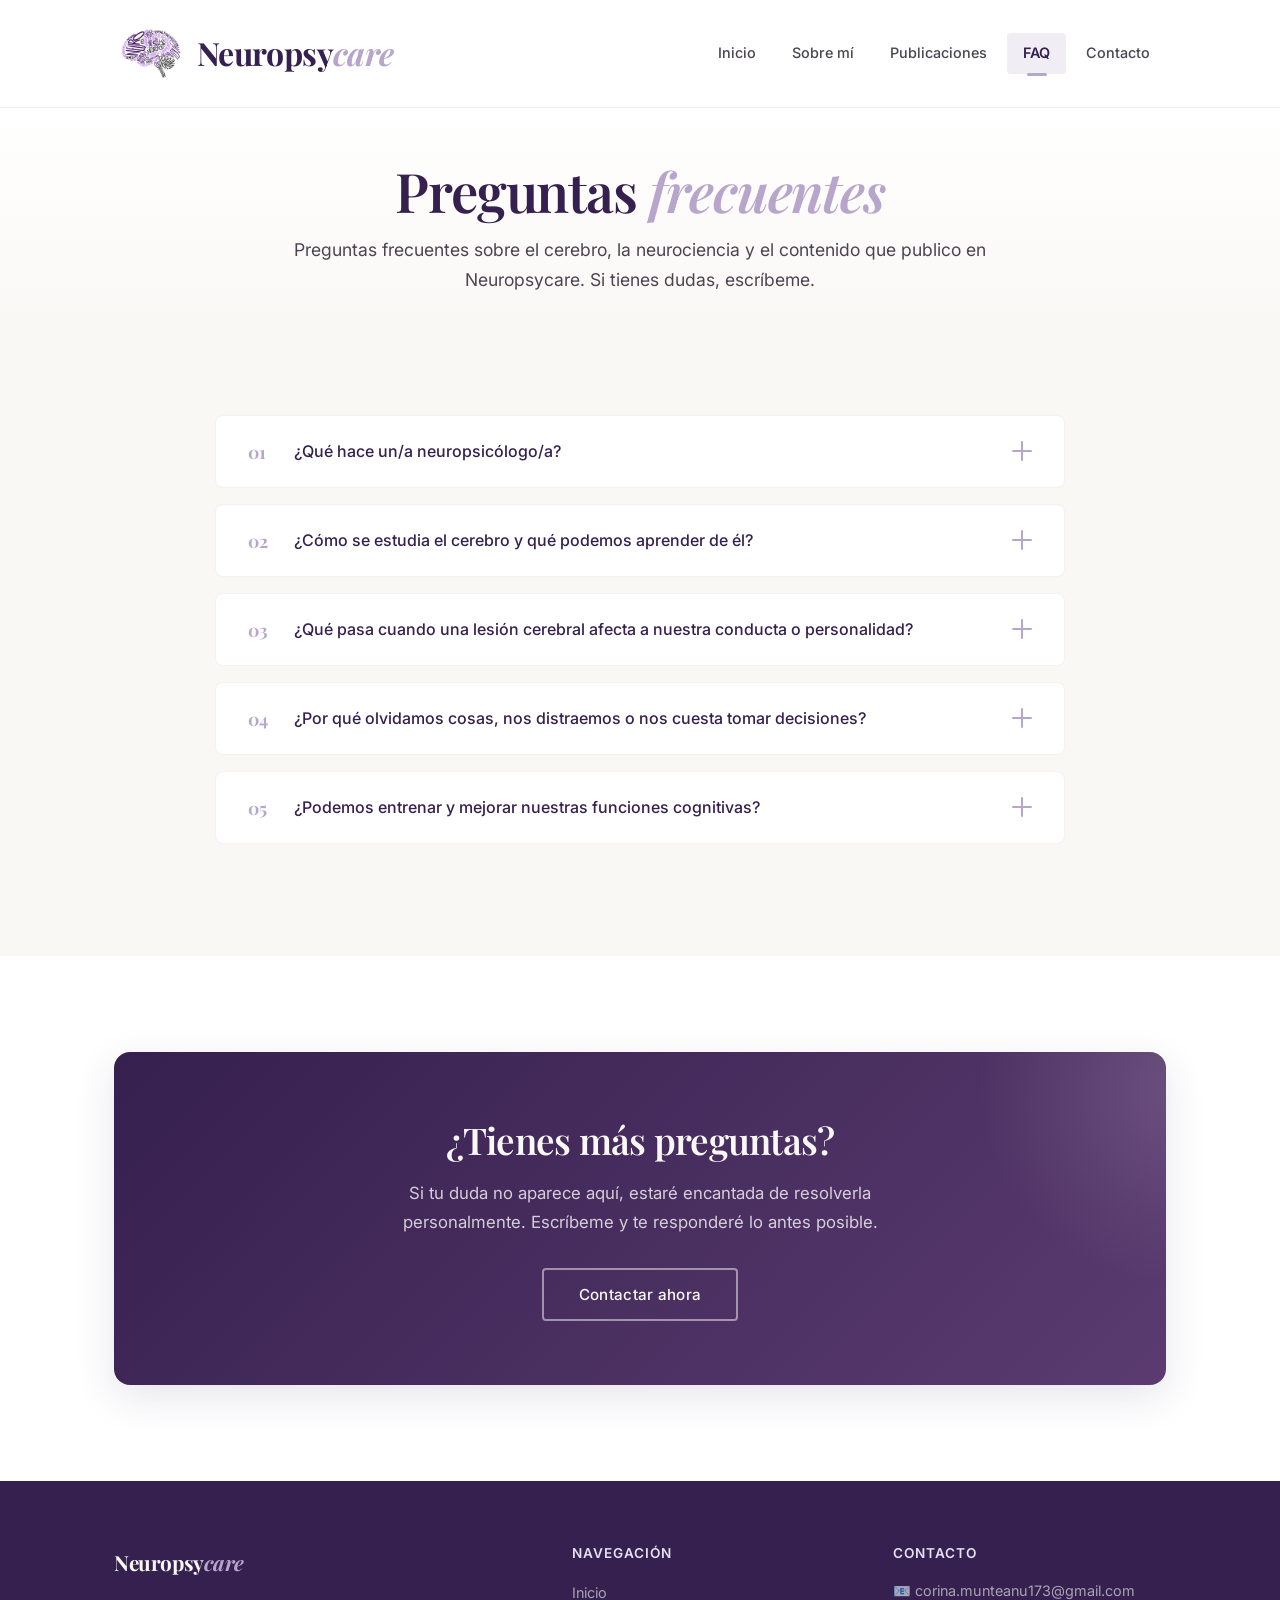
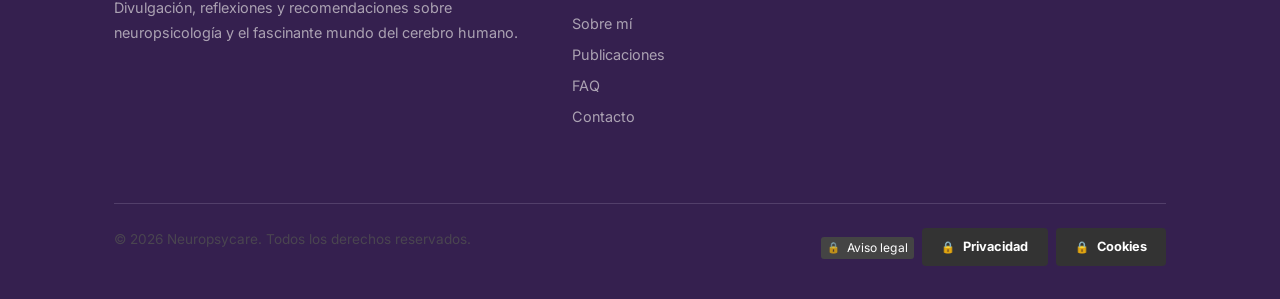
<file: faq.html>
<!DOCTYPE html>
<html lang="es">
<head>
    <meta charset="UTF-8">
    <meta name="viewport" content="width=device-width, initial-scale=1.0">
    
    <!-- SEO Meta Tags -->
    <meta name="description" content="Preguntas frecuentes sobre el cerebro, la neurociencia y el contenido que publico en Neuropsycare. Resuelve tus dudas sobre neuropsicología y funcionamiento cerebral.">
    <meta name="keywords" content="FAQ neuropsicología, preguntas frecuentes neurociencia, dudas cerebro humano, Neuropsycare, Corina C. Munteanu">
    <meta name="author" content="Neuropsycare">
    <meta name="robots" content="index, follow">

    <meta name="google-site-verification" content="4rlelqha4zYRz3DkjzPxuWUxBv6zTcFn4XRFIVRU7IQ" />
    
    <!-- Open Graph / Redes Sociales -->
    <meta property="og:title" content="FAQ · Preguntas Frecuentes | Neuropsycare">
    <meta property="og:description" content="Preguntas frecuentes sobre el cerebro, la neurociencia y el contenido que publico en Neuropsycare. Resuelve tus dudas sobre neuropsicología.">
    <meta property="og:type" content="website">
    <meta property="og:url" content="https://neuropsycare.github.io/faq.html">
    <meta property="og:locale" content="es_ES">
    
    <!-- Canonical URL -->
    <link rel="canonical" href="https://neuropsycare.github.io/faq.html">
    
    <title>FAQ · Preguntas Frecuentes | Neuropsycare</title>
    
    <!-- Favicon -->
    <link rel="icon" type="image/svg+xml" href="data:image/svg+xml,<svg xmlns='http://www.w3.org/2000/svg' viewBox='0 0 100 100'><text y='.9em' font-size='90'>🧠</text></svg>">
    
    <!-- Fuentes: Playfair Display + Inter -->
    <link rel="preconnect" href="https://fonts.googleapis.com">
    <link rel="preconnect" href="https://fonts.gstatic.com" crossorigin>
    <link href="https://fonts.googleapis.com/css2?family=Inter:opsz,wght@14..32,400;14..32,500;14..32,600&family=Playfair+Display:ital,wght@0,500;0,600;0,700;1,500;1,600&display=swap" rel="stylesheet">
    
    <!-- Hojas de estilo -->
    <link rel="stylesheet" href="css/styles.css">
    
    <!-- Google Analytics -->
    <script src="js/analytics.js"></script>
    
    <!-- iubenda Cookie Solution (Banner de cookies) -->
    <script type="text/javascript" src="https://embeds.iubenda.com/widgets/974cb25a-8779-4384-a6e5-5ad0bc93932d.js"></script>
</head>
<body>
    <!-- Skip to main content - Accesibilidad -->
    <a href="#main-content" class="skip-link">Saltar al contenido principal</a>
    
    <!-- ========== HEADER / NAVEGACIÓN ========== -->
    <header class="site-header" role="banner">
        <div class="container header-inner">
            <a href="index.html" class="logo" aria-label="Neuropsycare - Ir a inicio">
                <img src="assets/images/logo.png" alt="Logo Neuropsycare" class="logo-img">
                <span class="logo-text">Neuropsy<em class="logo-accent">care</em></span>
            </a>
            
            <nav class="main-nav" role="navigation" aria-label="Navegación principal">
                <button class="nav-toggle" aria-expanded="false" aria-controls="nav-list" aria-label="Abrir menú de navegación">
                    <span class="hamburger-line"></span>
                    <span class="hamburger-line"></span>
                    <span class="hamburger-line"></span>
                </button>
                
                <ul id="nav-list" class="nav-list">
                    <li><a href="index.html" class="nav-link">Inicio</a></li>
                    <li><a href="sobre-mi.html" class="nav-link">Sobre mí</a></li>
                    <li><a href="publicaciones.html" class="nav-link">Publicaciones</a></li>
                    <li><a href="faq.html" class="nav-link active" aria-current="page">FAQ</a></li>
                    <li><a href="contacto.html" class="nav-link">Contacto</a></li>
                </ul>
            </nav>
        </div>
    </header>
    
    <!-- ========== CONTENIDO PRINCIPAL ========== -->
    <main id="main-content" role="main">
        
        <!-- HERO -->
        <section class="page-hero" aria-labelledby="faq-heading">
            <div class="container">
                <h1 id="faq-heading">Preguntas <em>frecuentes</em></h1>
                <p class="lead">
                    Preguntas frecuentes sobre el cerebro, la neurociencia y el contenido que publico en Neuropsycare. Si tienes dudas, escríbeme.
                </p>
            </div>
        </section>
        
        <!-- ACORDEÓN DE PREGUNTAS -->
        <section class="faq-accordion section-padding" aria-labelledby="faq-list-heading">
            <div class="container">
                <h2 id="faq-list-heading" class="sr-only">Listado de preguntas frecuentes</h2>
                
                <div class="faq-container">
                    
                    <!-- Pregunta 1 -->
                    <div class="faq-item">
                        <button class="faq-question" aria-expanded="false" aria-controls="faq-answer-1" id="faq-question-1">
                            <span class="faq-number" aria-hidden="true">01</span>
                            <span class="faq-text">¿Qué hace un/a neuropsicólogo/a?</span>
                            <span class="faq-icon" aria-hidden="true"></span>
                        </button>
                        <div class="faq-answer" id="faq-answer-1" role="region" aria-labelledby="faq-question-1" hidden>
                            <div class="faq-answer-inner">
                                <p>
                                    El papel del neuropsicólogo o neuropsicóloga es evaluar las funciones cognitivas del paciente, observar su conducta y relacionar los posibles déficits o alteraciones con las redes cerebrales y su funcionamiento. Emplea sus conocimientos y herramientas para comprender el funcionamiento cerebral y realiza intervenciones individualizadas para recuperar, adaptar o estimular las capacidades afectadas.
                                </p>
                            </div>
                        </div>
                    </div>
                    
                    <!-- Pregunta 2 -->
                    <div class="faq-item">
                        <button class="faq-question" aria-expanded="false" aria-controls="faq-answer-2" id="faq-question-2">
                            <span class="faq-number" aria-hidden="true">02</span>
                            <span class="faq-text">¿Cómo se estudia el cerebro y qué podemos aprender de él?</span>
                            <span class="faq-icon" aria-hidden="true"></span>
                        </button>
                        <div class="faq-answer" id="faq-answer-2" role="region" aria-labelledby="faq-question-2" hidden>
                            <div class="faq-answer-inner">
                                <p>
                                    El estudio sobre el cerebro es variado en métodos y técnicas. Se emplea la neuroimagen para ver sus estructuras y funcionalidad; la evaluación neurológica y neuropsicológica y la observación de la conducta en relación con los resultados obtenidos con los métodos anteriores. De esta forma, podemos entender el origen y desarrollo de enfermedades neurodegenerativas o del neurodesarrollo y otros trastornos, además de observar las consecuencias del daño cerebral adquirido y trastornos psiquiátricos para mejorar la calidad de vida de las personas afectadas.
                                </p>
                            </div>
                        </div>
                    </div>
                    
                    <!-- Pregunta 3 -->
                    <div class="faq-item">
                        <button class="faq-question" aria-expanded="false" aria-controls="faq-answer-3" id="faq-question-3">
                            <span class="faq-number" aria-hidden="true">03</span>
                            <span class="faq-text">¿Qué pasa cuando una lesión cerebral afecta a nuestra conducta o personalidad?</span>
                            <span class="faq-icon" aria-hidden="true"></span>
                        </button>
                        <div class="faq-answer" id="faq-answer-3" role="region" aria-labelledby="faq-question-3" hidden>
                            <div class="faq-answer-inner">
                                <p>
                                    Cuando una lesión cerebral afecta a rasgos de personalidad o conducta, puede implicar el daño en tractos, áreas y/o redes más relacionadas con la regulación emocional, inhibición de conductas, pensamiento moral y planificación. Es necesaria la colaboración entre neurólogos y neuropsicólogos, además de otros profesionales, para formular un diagnóstico riguroso e informar al paciente y a la familia de las intervenciones necesarias.
                                </p>
                            </div>
                        </div>
                    </div>
                    
                    <!-- Pregunta 4 -->
                    <div class="faq-item">
                        <button class="faq-question" aria-expanded="false" aria-controls="faq-answer-4" id="faq-question-4">
                            <span class="faq-number" aria-hidden="true">04</span>
                            <span class="faq-text">¿Por qué olvidamos cosas, nos distraemos o nos cuesta tomar decisiones?</span>
                            <span class="faq-icon" aria-hidden="true"></span>
                        </button>
                        <div class="faq-answer" id="faq-answer-4" role="region" aria-labelledby="faq-question-4" hidden>
                            <div class="faq-answer-inner">
                                <p>
                                    Olvidar cosas, distraernos y tener dificultad para tomar decisiones son experiencias normales que forman parte del funcionamiento del cerebro. Los olvidos no siempre van ligados solamente a alteraciones de la memoria, también pueden deberse a fallos en el proceso de atención, codificación o recuperación de la información. Además, se ven envueltos factores externos como el estrés, el cansancio o el multitasking, que dificultan tareas de memorización y toma de decisiones.
                                </p>
                                <p>
                                    Si esta sintomatología se vuelve frecuente, más grave e interfiere en la vida cotidiana, es muy recomendable realizar una evaluación neuropsicológica para valorar la situación.
                                </p>
                            </div>
                        </div>
                    </div>
                    
                    <!-- Pregunta 5 -->
                    <div class="faq-item">
                        <button class="faq-question" aria-expanded="false" aria-controls="faq-answer-5" id="faq-question-5">
                            <span class="faq-number" aria-hidden="true">05</span>
                            <span class="faq-text">¿Podemos entrenar y mejorar nuestras funciones cognitivas?</span>
                            <span class="faq-icon" aria-hidden="true"></span>
                        </button>
                        <div class="faq-answer" id="faq-answer-5" role="region" aria-labelledby="faq-question-5" hidden>
                            <div class="faq-answer-inner">
                                <p>
                                    Sí. Nuestro cerebro está dotado de neuroplasticidad, siendo esta la capacidad de adaptarse y aprender acorde a las circunstancias y experiencia vital de la persona. En rehabilitación se trabajan funciones como la memoria, atención, lenguaje y funciones ejecutivas. Un entrenamiento individualizado y constante, además de unos buenos hábitos de vida (ejercicio, sueño, alimentación…), favorece un funcionamiento cognitivo adecuado. En situaciones de daño cerebral, es importante valorar las capacidades de la persona en relación con las áreas afectadas y promover el reentrenamiento o compensación con otras áreas intactas para facilitar y mejorar la calidad de vida del paciente.
                                </p>
                            </div>
                        </div>
                    </div>
                    
                </div>
            </div>
        </section>
        
        <!-- CTA FINAL -->
        <section class="cta section-padding" aria-labelledby="faq-cta-heading">
            <div class="container">
                <div class="cta-card">
                    <h2 id="faq-cta-heading">¿Tienes más preguntas?</h2>
                    <p>Si tu duda no aparece aquí, estaré encantada de resolverla personalmente. Escríbeme y te responderé lo antes posible.</p>
                    <div class="cta-actions">
                        <a href="contacto.html" class="btn btn-outline-light">Contactar ahora</a>
                    </div>
                </div>
            </div>
        </section>
        
    </main>
    
    <!-- ========== FOOTER ========== -->
    <footer class="site-footer" role="contentinfo">
        <div class="container footer-grid">
            <div class="footer-brand">
                <span class="logo-text">Neuropsy<em class="logo-accent">care</em></span>
                <p>Divulgación, reflexiones y recomendaciones sobre neuropsicología y el fascinante mundo del cerebro humano.</p>
            </div>
            
            <div class="footer-nav">
                <h4>Navegación</h4>
                <ul>
                    <li><a href="index.html">Inicio</a></li>
                    <li><a href="sobre-mi.html">Sobre mí</a></li>
                    <li><a href="publicaciones.html">Publicaciones</a></li>
                    <li><a href="faq.html">FAQ</a></li>
                    <li><a href="contacto.html">Contacto</a></li>
                </ul>
            </div>
            
            <div class="footer-contact">
                <h4>Contacto</h4>
                <address>
                    <p>📧 <a href="mailto:corina.munteanu173@gmail.com">corina.munteanu173@gmail.com</a></p>
                </address>
            </div>
            
            <div class="footer-legal">
                <p>&copy; 2026 Neuropsycare. Todos los derechos reservados.</p>
                <ul class="legal-links">
                    <li><a href="aviso-legal.html" class="legal-badge">Aviso legal</a></li>
                    <li><a href="https://www.iubenda.com/privacy-policy/43127974" class="iubenda-black iubenda-noiframe iubenda-embed" title="Política de Privacidad">Privacidad</a></li>
                    <li><a href="https://www.iubenda.com/privacy-policy/43127974/cookie-policy" class="iubenda-black iubenda-noiframe iubenda-embed" title="Política de Cookies">Cookies</a></li>
                </ul>
            </div>
        </div>
    </footer>

    <!-- ========== SCRIPT IUBENDA ========== -->
    <script type="text/javascript">(function (w,d) {var loader = function () {var s = d.createElement("script"), tag = d.getElementsByTagName("script")[0]; s.src="https://cdn.iubenda.com/iubenda.js"; tag.parentNode.insertBefore(s,tag);}; if(w.addEventListener){w.addEventListener("load", loader, false);}else if(w.attachEvent){w.attachEvent("onload", loader);}else{w.onload = loader;}})(window, document);</script>

    <!-- JavaScript -->
    <script src="js/main.js" defer></script>
</body>
</html>
</file>
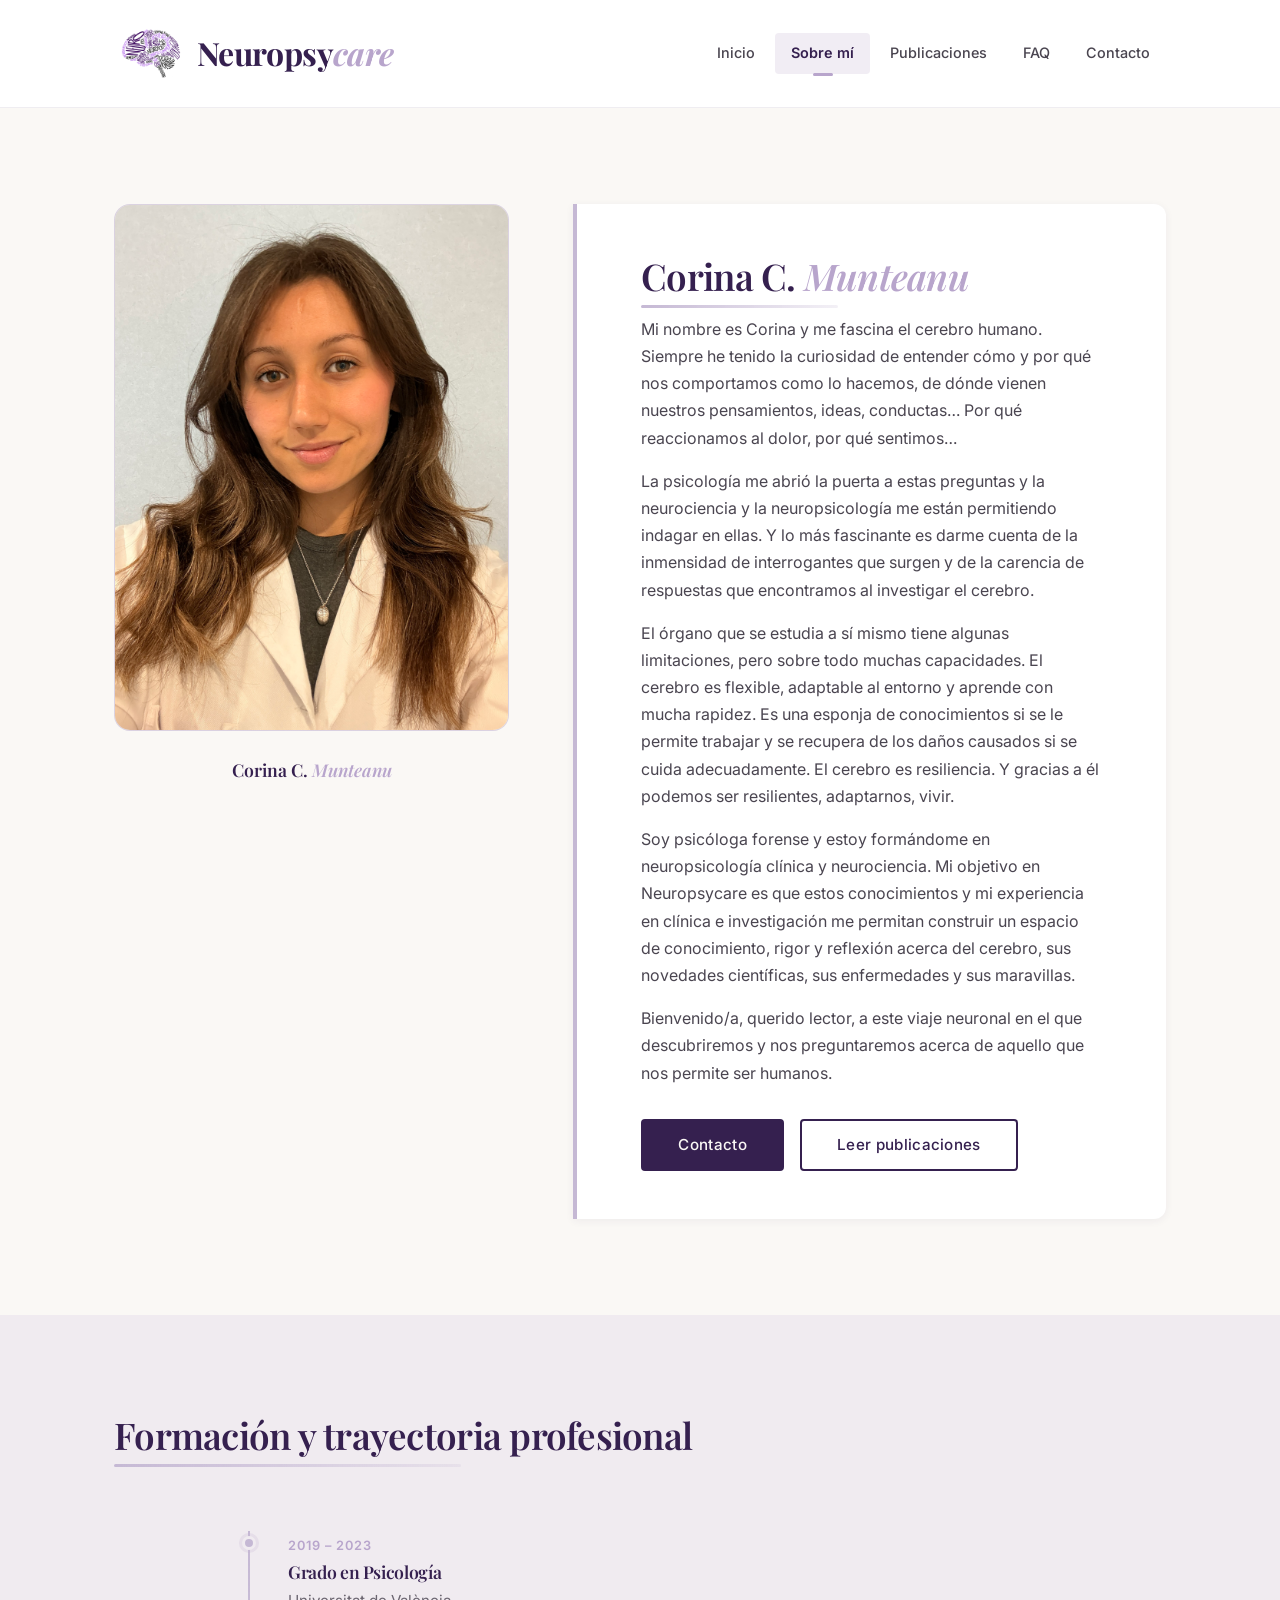
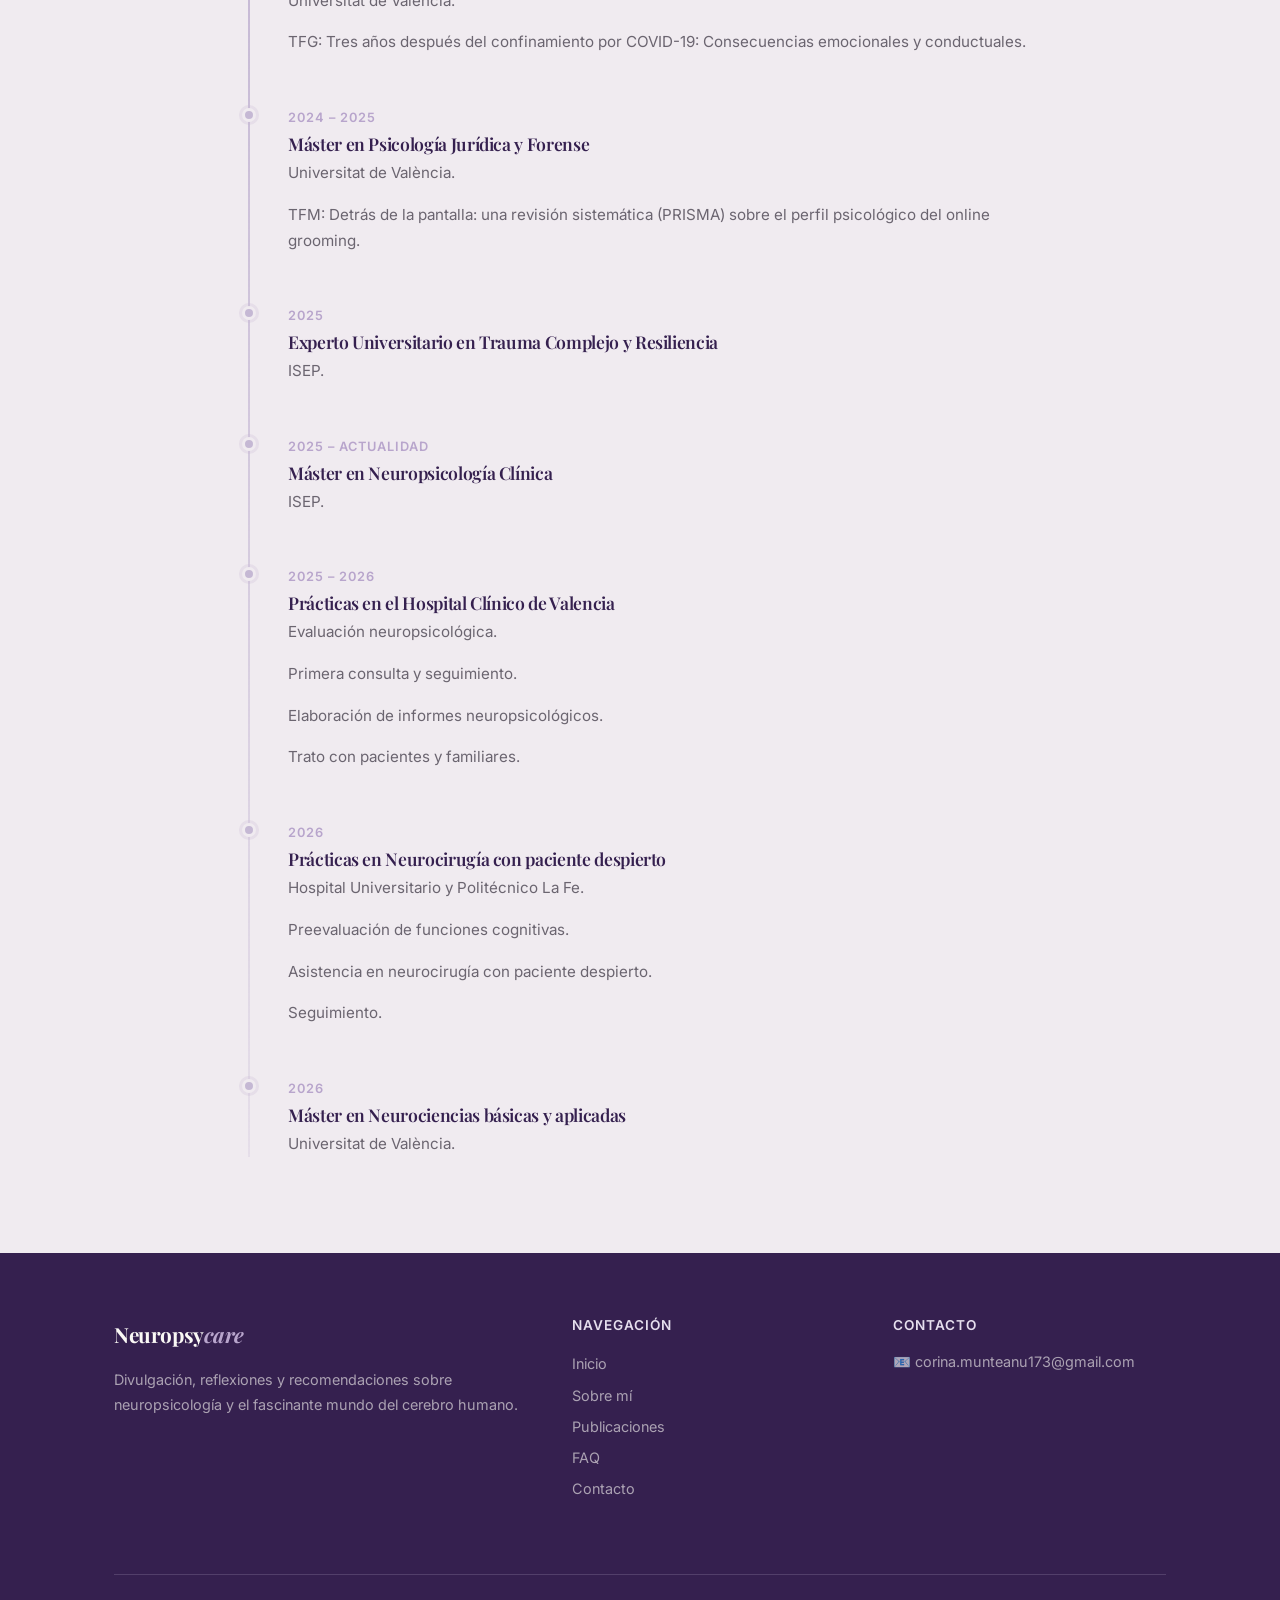
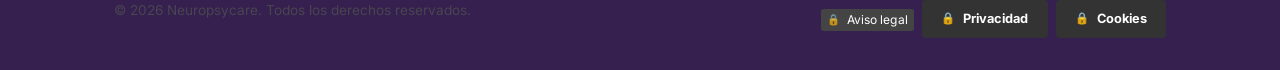
<file: sobre-mi.html>
<!DOCTYPE html>
<html lang="es">
<head>
    <meta charset="UTF-8">
    <meta name="viewport" content="width=device-width, initial-scale=1.0">
    
    <!-- SEO Meta Tags -->
    <meta name="description" content="Conoce a Corina C. Munteanu, psicóloga forense y neuropsicóloga en formación. Formación académica, trayectoria profesional y pasión por la neurociencia y el cerebro humano.">
    <meta name="keywords" content="Corina C. Munteanu, psicóloga forense, neuropsicología clínica, neurociencia, psicología jurídica, trauma complejo, Neuropsycare">
    <meta name="author" content="Neuropsycare">
    <meta name="robots" content="index, follow">

    <meta name="google-site-verification" content="4rlelqha4zYRz3DkjzPxuWUxBv6zTcFn4XRFIVRU7IQ" />
    
    <!-- Open Graph / Redes Sociales -->
    <meta property="og:title" content="Sobre mí | Neuropsycare">
    <meta property="og:description" content="Conoce a Corina C. Munteanu, psicóloga forense y neuropsicóloga en formación. Formación académica, trayectoria profesional y pasión por la neurociencia.">
    <meta property="og:type" content="website">
    <meta property="og:url" content="https://neuropsycare.github.io/sobre-mi.html">
    <meta property="og:locale" content="es_ES">
    
    <!-- Canonical URL -->
    <link rel="canonical" href="https://neuropsycare.github.io/sobre-mi.html">
    
    <title>Sobre mí | Neuropsycare</title>
    
    <!-- Favicon -->
    <link rel="icon" type="image/svg+xml" href="data:image/svg+xml,<svg xmlns='http://www.w3.org/2000/svg' viewBox='0 0 100 100'><text y='.9em' font-size='90'>🧠</text></svg>">
    
    <!-- Fuentes: Playfair Display + Inter -->
    <link rel="preconnect" href="https://fonts.googleapis.com">
    <link rel="preconnect" href="https://fonts.gstatic.com" crossorigin>
    <link href="https://fonts.googleapis.com/css2?family=Inter:opsz,wght@14..32,400;14..32,500;14..32,600&family=Playfair+Display:ital,wght@0,500;0,600;0,700;1,500;1,600&display=swap" rel="stylesheet">
    
    <!-- Hojas de estilo -->
    <link rel="stylesheet" href="css/styles.css">
    
    <!-- Google Analytics -->
    <script src="js/analytics.js"></script>
    
    <!-- iubenda Cookie Solution (Banner de cookies) -->
    <script type="text/javascript" src="https://embeds.iubenda.com/widgets/974cb25a-8779-4384-a6e5-5ad0bc93932d.js"></script>
</head>
<body>
    <!-- Skip to main content - Accesibilidad -->
    <a href="#main-content" class="skip-link">Saltar al contenido principal</a>
    
    <!-- ========== HEADER / NAVEGACIÓN ========== -->
    <header class="site-header" role="banner">
        <div class="container header-inner">
            <a href="index.html" class="logo" aria-label="Neuropsycare - Ir a inicio">
                <img src="assets/images/logo.png" alt="Logo Neuropsycare" class="logo-img">
                <span class="logo-text">Neuropsy<em class="logo-accent">care</em></span>
            </a>
            
            <nav class="main-nav" role="navigation" aria-label="Navegación principal">
                <button class="nav-toggle" aria-expanded="false" aria-controls="nav-list" aria-label="Abrir menú de navegación">
                    <span class="hamburger-line"></span>
                    <span class="hamburger-line"></span>
                    <span class="hamburger-line"></span>
                </button>
                
                <ul id="nav-list" class="nav-list">
                    <li><a href="index.html" class="nav-link">Inicio</a></li>
                    <li><a href="sobre-mi.html" class="nav-link active" aria-current="page">Sobre mí</a></li>
                    <li><a href="publicaciones.html" class="nav-link">Publicaciones</a></li>
                    <li><a href="faq.html" class="nav-link">FAQ</a></li>
                    <li><a href="contacto.html" class="nav-link">Contacto</a></li>
                </ul>
            </nav>
        </div>
    </header>
    
    <!-- ========== CONTENIDO PRINCIPAL ========== -->
    <main id="main-content" role="main">
        
        <!-- BIOGRAFÍA PRINCIPAL -->
        <section class="bio section-padding" aria-labelledby="bio-heading">
            <div class="container bio-grid">
                <div class="bio-image-wrapper">
                    <div class="bio-image-placeholder" aria-hidden="true">
                        <div class="photo-frame">
                            <img src="assets/images/corina.png" alt="Foto de Corina C. Munteanu" class="profile-img">
                        </div>
                        <div class="photo-credentials">
                            <span class="credential-badge">Corina C. <em class="accent-text">Munteanu</em></span>
                        </div>
                    </div>
                </div>
                
                <div class="bio-content-wrapper">
                    <div class="bio-content">
                        <h2 id="bio-heading">Corina C. <em class="accent-text">Munteanu</em></h2>
                        <p>
                            Mi nombre es Corina y me fascina el cerebro humano. Siempre he tenido la curiosidad de entender cómo y por qué nos comportamos como lo hacemos, de dónde vienen nuestros pensamientos, ideas, conductas… Por qué reaccionamos al dolor, por qué sentimos…
                        </p>
                        <p>
                            La psicología me abrió la puerta a estas preguntas y la neurociencia y la neuropsicología me están permitiendo indagar en ellas. Y lo más fascinante es darme cuenta de la inmensidad de interrogantes que surgen y de la carencia de respuestas que encontramos al investigar el cerebro.
                        </p>
                        <p>
                            El órgano que se estudia a sí mismo tiene algunas limitaciones, pero sobre todo muchas capacidades. El cerebro es flexible, adaptable al entorno y aprende con mucha rapidez. Es una esponja de conocimientos si se le permite trabajar y se recupera de los daños causados si se cuida adecuadamente. El cerebro es resiliencia. Y gracias a él podemos ser resilientes, adaptarnos, vivir.
                        </p>
                        <p>
                            Soy psicóloga forense y estoy formándome en neuropsicología clínica y neurociencia. Mi objetivo en Neuropsycare es que estos conocimientos y mi experiencia en clínica e investigación me permitan construir un espacio de conocimiento, rigor y reflexión acerca del cerebro, sus novedades científicas, sus enfermedades y sus maravillas.
                        </p>
                        <p>
                            Bienvenido/a, querido lector, a este viaje neuronal en el que descubriremos y nos preguntaremos acerca de aquello que nos permite ser humanos.
                        </p>
                        
                        <div class="bio-cta">
                            <a href="contacto.html" class="btn btn-primary">Contacto</a>
                            <a href="publicaciones.html" class="btn btn-outline">Leer publicaciones</a>
                        </div>
                    </div>
                </div>
            </div>
        </section>
        
        <!-- FORMACIÓN Y TRAYECTORIA -->
        <section class="credentials section-padding" aria-labelledby="credentials-heading">
            <div class="container">
                <div class="section-header-left">
                    <h2 id="credentials-heading">Formación y trayectoria profesional</h2>
                </div>
                
                <div class="timeline">
                    <div class="timeline-item">
                        <div class="timeline-marker" aria-hidden="true"></div>
                        <div class="timeline-content">
                            <span class="timeline-date">2019 – 2023</span>
                            <h3>Grado en Psicología</h3>
                            <p>Universitat de València.</p>
                            <p>TFG: Tres años después del confinamiento por COVID-19: Consecuencias emocionales y conductuales.</p>
                        </div>
                    </div>
                    
                    <div class="timeline-item">
                        <div class="timeline-marker" aria-hidden="true"></div>
                        <div class="timeline-content">
                            <span class="timeline-date">2024 – 2025</span>
                            <h3>Máster en Psicología Jurídica y Forense</h3>
                            <p>Universitat de València.</p>
                            <p>TFM: Detrás de la pantalla: una revisión sistemática (PRISMA) sobre el perfil psicológico del online grooming.</p>
                        </div>
                    </div>
                    
                    <div class="timeline-item">
                        <div class="timeline-marker" aria-hidden="true"></div>
                        <div class="timeline-content">
                            <span class="timeline-date">2025</span>
                            <h3>Experto Universitario en Trauma Complejo y Resiliencia</h3>
                            <p>ISEP.</p>
                        </div>
                    </div>
                    
                    <div class="timeline-item">
                        <div class="timeline-marker" aria-hidden="true"></div>
                        <div class="timeline-content">
                            <span class="timeline-date">2025 – actualidad</span>
                            <h3>Máster en Neuropsicología Clínica</h3>
                            <p>ISEP.</p>
                        </div>
                    </div>
                    
                    <div class="timeline-item">
                        <div class="timeline-marker" aria-hidden="true"></div>
                        <div class="timeline-content">
                            <span class="timeline-date">2025 – 2026</span>
                            <h3>Prácticas en el Hospital Clínico de Valencia</h3>
                            <p>Evaluación neuropsicológica.</p>
                            <p>Primera consulta y seguimiento.</p>
                            <p>Elaboración de informes neuropsicológicos.</p>
                            <p>Trato con pacientes y familiares.</p>
                        </div>
                    </div>
                    
                    <div class="timeline-item">
                        <div class="timeline-marker" aria-hidden="true"></div>
                        <div class="timeline-content">
                            <span class="timeline-date">2026</span>
                            <h3>Prácticas en Neurocirugía con paciente despierto</h3>
                            <p>Hospital Universitario y Politécnico La Fe.</p>
                            <p>Preevaluación de funciones cognitivas.</p>
                            <p>Asistencia en neurocirugía con paciente despierto.</p>
                            <p>Seguimiento.</p>
                        </div>
                    </div>
                    
                    <div class="timeline-item">
                        <div class="timeline-marker" aria-hidden="true"></div>
                        <div class="timeline-content">
                            <span class="timeline-date">2026</span>
                            <h3>Máster en Neurociencias básicas y aplicadas</h3>
                            <p>Universitat de València.</p>
                        </div>
                    </div>
                </div>
            </div>
        </section>
        
    </main>
    
    <!-- ========== FOOTER ========== -->
    <footer class="site-footer" role="contentinfo">
        <div class="container footer-grid">
            <div class="footer-brand">
                <span class="logo-text">Neuropsy<em class="logo-accent">care</em></span>
                <p>Divulgación, reflexiones y recomendaciones sobre neuropsicología y el fascinante mundo del cerebro humano.</p>
            </div>
            
            <div class="footer-nav">
                <h4>Navegación</h4>
                <ul>
                    <li><a href="index.html">Inicio</a></li>
                    <li><a href="sobre-mi.html">Sobre mí</a></li>
                    <li><a href="publicaciones.html">Publicaciones</a></li>
                    <li><a href="faq.html">FAQ</a></li>
                    <li><a href="contacto.html">Contacto</a></li>
                </ul>
            </div>
            
            <div class="footer-contact">
                <h4>Contacto</h4>
                <address>
                    <p>📧 <a href="mailto:corina.munteanu173@gmail.com">corina.munteanu173@gmail.com</a></p>
                </address>
            </div>
            
            <div class="footer-legal">
                <p>&copy; 2026 Neuropsycare. Todos los derechos reservados.</p>
                <ul class="legal-links">
                    <li><a href="aviso-legal.html" class="legal-badge">Aviso legal</a></li>
                    <li><a href="https://www.iubenda.com/privacy-policy/43127974" class="iubenda-black iubenda-noiframe iubenda-embed" title="Política de Privacidad">Privacidad</a></li>
                    <li><a href="https://www.iubenda.com/privacy-policy/43127974/cookie-policy" class="iubenda-black iubenda-noiframe iubenda-embed" title="Política de Cookies">Cookies</a></li>
                </ul>
            </div>
        </div>
    </footer>

    <!-- ========== SCRIPT IUBENDA ========== -->
    <script type="text/javascript">(function (w,d) {var loader = function () {var s = d.createElement("script"), tag = d.getElementsByTagName("script")[0]; s.src="https://cdn.iubenda.com/iubenda.js"; tag.parentNode.insertBefore(s,tag);}; if(w.addEventListener){w.addEventListener("load", loader, false);}else if(w.attachEvent){w.attachEvent("onload", loader);}else{w.onload = loader;}})(window, document);</script>

    <!-- JavaScript -->
    <script src="js/main.js" defer></script>
</body>
</html>
</file>
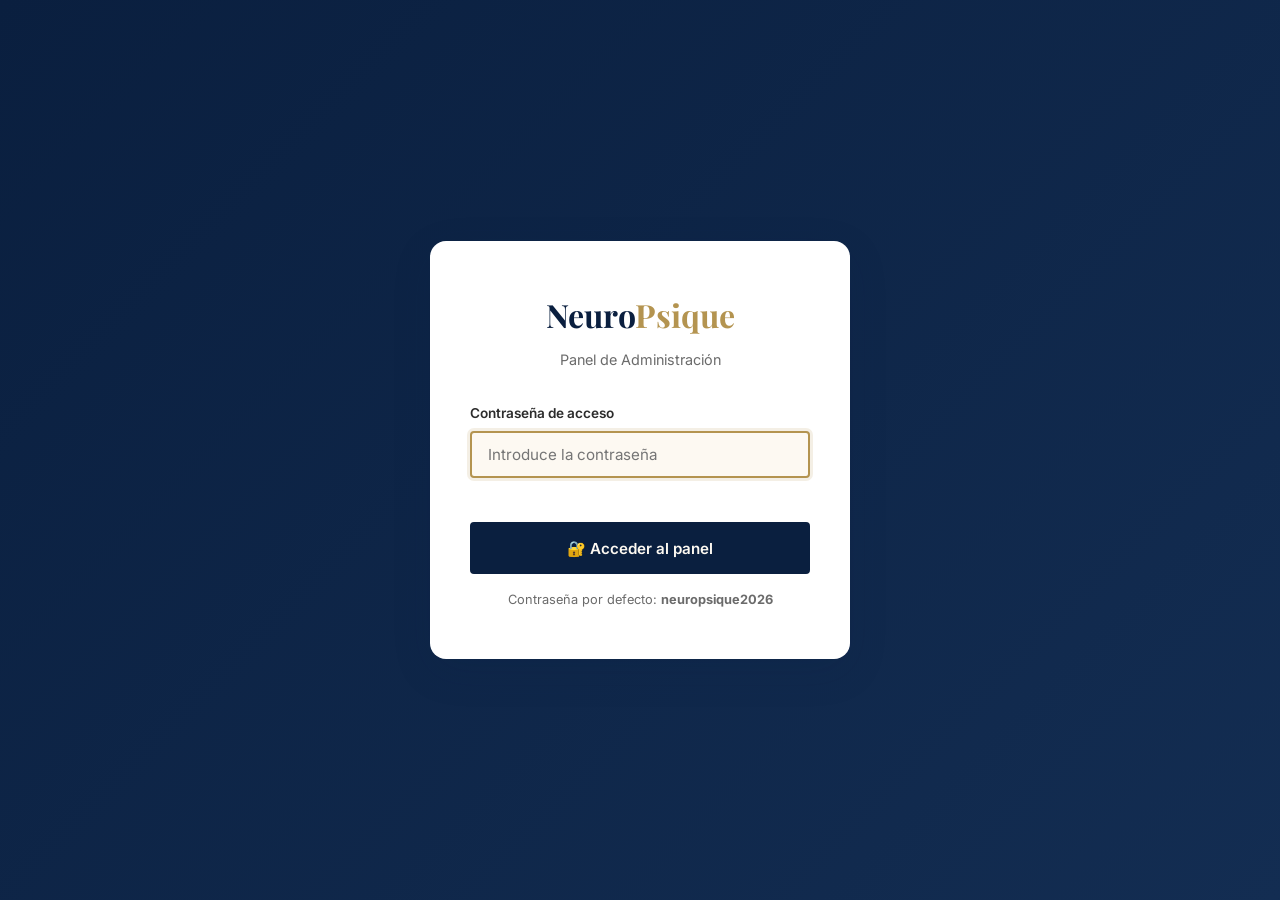
<file: HTML/admin.html>
<!DOCTYPE html>
<html lang="es">
<head>
    <meta charset="UTF-8">
    <meta name="viewport" content="width=device-width, initial-scale=1.0">
    <meta name="robots" content="noindex, nofollow">
    
    <title>Panel de Administración | NeuroPsique</title>
    
    <!-- Favicon -->
    <link rel="icon" type="image/svg+xml" href="data:image/svg+xml,<svg xmlns='http://www.w3.org/2000/svg' viewBox='0 0 100 100'><text y='.9em' font-size='90'>🧠</text></svg>">
    
    <!-- Fuentes -->
    <link rel="preconnect" href="https://fonts.googleapis.com">
    <link rel="preconnect" href="https://fonts.gstatic.com" crossorigin>
    <link href="https://fonts.googleapis.com/css2?family=Inter:opsz,wght@14..32,400;14..32,500;14..32,600;14..32,700&family=Playfair+Display:ital,wght@0,600;0,700;1,600&display=swap" rel="stylesheet">
    
    <style>
        /* ========== VARIABLES ========== */
        :root {
            --color-azul-profundo: #0A1F3F;
            --color-azul-medio: #132D52;
            --color-dorado: #B49450;
            --color-dorado-claro: #C9AD6A;
            --color-dorado-palido: rgba(180, 148, 80, 0.15);
            --color-dorado-hover: rgba(180, 148, 80, 0.25);
            --color-crema: #FDF9F2;
            --color-crema-oscuro: #F5EFE3;
            --color-blanco: #FFFFFF;
            --color-texto: #2C2C2C;
            --color-texto-secundario: #4A4A4A;
            --color-texto-claro: #6B6B6B;
            --color-exito: #2D6A4F;
            --color-exito-fondo: #D8F3DC;
            --color-error: #A4161A;
            --color-error-fondo: #FFD6D6;
            --color-warning: #E09F1C;
            --color-warning-fondo: #FFF3CD;
            --font-serif: 'Playfair Display', Georgia, serif;
            --font-sans: 'Inter', -apple-system, BlinkMacSystemFont, sans-serif;
            --shadow-sm: 0 2px 8px rgba(10, 31, 63, 0.06);
            --shadow-md: 0 4px 20px rgba(10, 31, 63, 0.08);
            --shadow-lg: 0 12px 40px rgba(10, 31, 63, 0.12);
            --border-radius-sm: 4px;
            --border-radius-md: 8px;
            --border-radius-lg: 12px;
            --border-radius-xl: 16px;
            --transition-fast: 0.2s ease;
            --transition-base: 0.3s ease;
        }

        /* ========== RESET ========== */
        *, *::before, *::after {
            margin: 0;
            padding: 0;
            box-sizing: border-box;
        }

        body {
            font-family: var(--font-sans);
            background-color: #F0EDE6;
            color: var(--color-texto);
            line-height: 1.6;
            min-height: 100vh;
            -webkit-font-smoothing: antialiased;
        }

        /* ========== LOGIN ========== */
        .login-overlay {
            position: fixed;
            inset: 0;
            background: linear-gradient(135deg, var(--color-azul-profundo) 0%, var(--color-azul-medio) 100%);
            display: flex;
            align-items: center;
            justify-content: center;
            z-index: 1000;
            transition: opacity var(--transition-base), visibility var(--transition-base);
        }

        .login-overlay.hidden {
            opacity: 0;
            visibility: hidden;
            pointer-events: none;
        }

        .login-card {
            background-color: var(--color-blanco);
            border-radius: var(--border-radius-xl);
            padding: 3rem 2.5rem;
            width: 100%;
            max-width: 420px;
            box-shadow: var(--shadow-lg);
            text-align: center;
        }

        .login-logo {
            font-family: var(--font-serif);
            font-size: 2rem;
            font-weight: 700;
            color: var(--color-azul-profundo);
            margin-bottom: 0.5rem;
        }

        .login-logo span {
            color: var(--color-dorado);
        }

        .login-subtitle {
            color: var(--color-texto-claro);
            font-size: 0.9rem;
            margin-bottom: 2rem;
        }

        .login-form .form-group {
            margin-bottom: 1.2rem;
            text-align: left;
        }

        .login-form label {
            display: block;
            font-weight: 600;
            font-size: 0.85rem;
            margin-bottom: 0.4rem;
            color: var(--color-texto);
        }

        .login-form input {
            width: 100%;
            padding: 0.8rem 1rem;
            border: 2px solid rgba(10, 31, 63, 0.12);
            border-radius: var(--border-radius-sm);
            font-family: var(--font-sans);
            font-size: 1rem;
            transition: border-color var(--transition-fast);
            background-color: var(--color-crema);
        }

        .login-form input:focus {
            outline: none;
            border-color: var(--color-dorado);
            box-shadow: 0 0 0 3px var(--color-dorado-palido);
        }

        .login-error {
            color: var(--color-error);
            font-size: 0.85rem;
            margin-top: 0.5rem;
            min-height: 1.2em;
        }

        .btn {
            display: inline-flex;
            align-items: center;
            justify-content: center;
            gap: 0.5rem;
            font-family: var(--font-sans);
            font-weight: 600;
            font-size: 0.95rem;
            padding: 0.85rem 2rem;
            border-radius: var(--border-radius-sm);
            cursor: pointer;
            transition: all var(--transition-base);
            border: 2px solid transparent;
            text-decoration: none;
            line-height: 1.4;
        }

        .btn-primary {
            background-color: var(--color-azul-profundo);
            color: var(--color-crema);
            border-color: var(--color-azul-profundo);
        }

        .btn-primary:hover {
            background-color: var(--color-dorado);
            border-color: var(--color-dorado);
            color: var(--color-azul-profundo);
            transform: translateY(-2px);
            box-shadow: var(--shadow-md);
        }

        .btn-block {
            width: 100%;
        }

        .btn-danger {
            background-color: transparent;
            color: var(--color-error);
            border-color: var(--color-error);
            font-size: 0.8rem;
            padding: 0.4rem 0.9rem;
        }

        .btn-danger:hover {
            background-color: var(--color-error);
            color: var(--color-blanco);
            transform: translateY(-1px);
            box-shadow: var(--shadow-sm);
        }

        .btn-sm {
            padding: 0.5rem 1.2rem;
            font-size: 0.85rem;
        }

        .btn-outline {
            background-color: transparent;
            color: var(--color-azul-profundo);
            border-color: var(--color-azul-profundo);
        }

        .btn-outline:hover {
            background-color: var(--color-azul-profundo);
            color: var(--color-crema);
        }

        .btn-gold {
            background-color: var(--color-dorado);
            color: var(--color-azul-profundo);
            border-color: var(--color-dorado);
        }

        .btn-gold:hover {
            background-color: var(--color-dorado-claro);
            border-color: var(--color-dorado-claro);
            transform: translateY(-2px);
            box-shadow: var(--shadow-md);
        }

        /* ========== PANEL PRINCIPAL ========== */
        .admin-panel {
            display: none;
            min-height: 100vh;
        }

        .admin-panel.visible {
            display: block;
        }

        /* Header */
        .admin-header {
            background-color: var(--color-azul-profundo);
            color: var(--color-crema);
            padding: 1rem 0;
            position: sticky;
            top: 0;
            z-index: 100;
            box-shadow: var(--shadow-md);
        }

        .admin-header-inner {
            max-width: 1200px;
            margin: 0 auto;
            padding: 0 1.5rem;
            display: flex;
            align-items: center;
            justify-content: space-between;
        }

        .admin-brand {
            font-family: var(--font-serif);
            font-size: 1.4rem;
            font-weight: 700;
        }

        .admin-brand span {
            color: var(--color-dorado);
        }

        .admin-user {
            display: flex;
            align-items: center;
            gap: 1rem;
        }

        .admin-user span {
            font-size: 0.9rem;
            color: rgba(253, 249, 242, 0.7);
        }

        .btn-logout {
            background: rgba(180, 148, 80, 0.2);
            color: var(--color-dorado);
            border: 1px solid rgba(180, 148, 80, 0.3);
            padding: 0.5rem 1.2rem;
            border-radius: var(--border-radius-sm);
            cursor: pointer;
            font-family: var(--font-sans);
            font-size: 0.85rem;
            font-weight: 500;
            transition: all var(--transition-fast);
        }

        .btn-logout:hover {
            background: var(--color-dorado);
            color: var(--color-azul-profundo);
            border-color: var(--color-dorado);
        }

        /* Contenido */
        .admin-content {
            max-width: 1200px;
            margin: 0 auto;
            padding: 2rem 1.5rem;
        }

        /* Stats */
        .admin-stats {
            display: grid;
            grid-template-columns: repeat(auto-fit, minmax(200px, 1fr));
            gap: 1.2rem;
            margin-bottom: 2rem;
        }

        .stat-card {
            background-color: var(--color-blanco);
            border-radius: var(--border-radius-lg);
            padding: 1.5rem;
            box-shadow: var(--shadow-sm);
            border-left: 4px solid var(--color-dorado);
        }

        .stat-number {
            font-family: var(--font-serif);
            font-size: 2.2rem;
            font-weight: 700;
            color: var(--color-azul-profundo);
            line-height: 1;
            margin-bottom: 0.3rem;
        }

        .stat-label {
            font-size: 0.85rem;
            color: var(--color-texto-claro);
            font-weight: 500;
        }

        /* Toolbar */
        .admin-toolbar {
            display: flex;
            flex-wrap: wrap;
            align-items: center;
            justify-content: space-between;
            gap: 1rem;
            margin-bottom: 1.5rem;
            background-color: var(--color-blanco);
            padding: 1.2rem 1.5rem;
            border-radius: var(--border-radius-lg);
            box-shadow: var(--shadow-sm);
        }

        .admin-toolbar h2 {
            font-family: var(--font-serif);
            font-size: 1.4rem;
            color: var(--color-azul-profundo);
        }

        .toolbar-actions {
            display: flex;
            gap: 0.8rem;
            flex-wrap: wrap;
        }

        /* Tabla de publicaciones */
        .publications-table-wrapper {
            background-color: var(--color-blanco);
            border-radius: var(--border-radius-lg);
            box-shadow: var(--shadow-sm);
            overflow: hidden;
            margin-bottom: 2rem;
        }

        .publications-table {
            width: 100%;
            border-collapse: collapse;
        }

        .publications-table th {
            background-color: var(--color-azul-profundo);
            color: var(--color-crema);
            font-weight: 600;
            font-size: 0.85rem;
            text-transform: uppercase;
            letter-spacing: 0.05em;
            padding: 1rem 1.2rem;
            text-align: left;
        }

        .publications-table td {
            padding: 1rem 1.2rem;
            border-bottom: 1px solid rgba(10, 31, 63, 0.06);
            font-size: 0.9rem;
            vertical-align: middle;
        }

        .publications-table tbody tr {
            transition: background-color var(--transition-fast);
        }

        .publications-table tbody tr:hover {
            background-color: var(--color-dorado-palido);
        }

        .table-title {
            font-weight: 600;
            color: var(--color-azul-profundo);
            max-width: 300px;
            overflow: hidden;
            text-overflow: ellipsis;
            white-space: nowrap;
        }

        .table-category {
            display: inline-block;
            padding: 0.2rem 0.7rem;
            border-radius: 20px;
            font-size: 0.8rem;
            font-weight: 500;
        }

        .category-neuropsicologia {
            background-color: rgba(10, 31, 63, 0.08);
            color: var(--color-azul-profundo);
        }

        .category-rehabilitacion {
            background-color: var(--color-dorado-palido);
            color: #8B6914;
        }

        .category-familia {
            background-color: #E8F0FE;
            color: #1A3A6B;
        }

        .category-investigacion {
            background-color: #F0E6F6;
            color: #5B2C6F;
        }

        .table-actions {
            display: flex;
            gap: 0.5rem;
        }

        .empty-table {
            text-align: center;
            padding: 4rem 2rem;
            color: var(--color-texto-claro);
        }

        .empty-table .empty-icon {
            font-size: 3rem;
            margin-bottom: 1rem;
        }

        .empty-table h3 {
            font-family: var(--font-serif);
            color: var(--color-azul-profundo);
            margin-bottom: 0.5rem;
        }

        /* ========== MODAL (Añadir/Editar) ========== */
        .modal-overlay {
            position: fixed;
            inset: 0;
            background-color: rgba(10, 31, 63, 0.7);
            display: flex;
            align-items: flex-start;
            justify-content: center;
            z-index: 500;
            padding: 2rem 1rem;
            overflow-y: auto;
            opacity: 0;
            visibility: hidden;
            transition: all var(--transition-base);
        }

        .modal-overlay.visible {
            opacity: 1;
            visibility: visible;
        }

        .modal {
            background-color: var(--color-blanco);
            border-radius: var(--border-radius-xl);
            width: 100%;
            max-width: 650px;
            box-shadow: var(--shadow-xl);
            margin: auto;
            transform: translateY(-20px);
            transition: transform var(--transition-base);
        }

        .modal-overlay.visible .modal {
            transform: translateY(0);
        }

        .modal-header {
            display: flex;
            align-items: center;
            justify-content: space-between;
            padding: 1.5rem 2rem;
            border-bottom: 1px solid rgba(10, 31, 63, 0.08);
        }

        .modal-header h2 {
            font-family: var(--font-serif);
            font-size: 1.4rem;
            color: var(--color-azul-profundo);
        }

        .modal-close {
            background: none;
            border: none;
            font-size: 1.5rem;
            cursor: pointer;
            color: var(--color-texto-claro);
            width: 40px;
            height: 40px;
            border-radius: var(--border-radius-full);
            display: flex;
            align-items: center;
            justify-content: center;
            transition: all var(--transition-fast);
        }

        .modal-close:hover {
            background-color: var(--color-error-fondo);
            color: var(--color-error);
        }

        .modal-body {
            padding: 2rem;
        }

        .modal-footer {
            padding: 1.2rem 2rem;
            border-top: 1px solid rgba(10, 31, 63, 0.08);
            display: flex;
            justify-content: flex-end;
            gap: 0.8rem;
        }

        /* Formulario */
        .form-group {
            margin-bottom: 1.3rem;
        }

        .form-group label {
            display: block;
            font-weight: 600;
            font-size: 0.85rem;
            margin-bottom: 0.4rem;
            color: var(--color-texto);
        }

        .form-group label .required {
            color: var(--color-error);
        }

        .form-group input,
        .form-group textarea,
        .form-group select {
            width: 100%;
            padding: 0.75rem 1rem;
            border: 2px solid rgba(10, 31, 63, 0.12);
            border-radius: var(--border-radius-sm);
            font-family: var(--font-sans);
            font-size: 0.95rem;
            transition: border-color var(--transition-fast);
            background-color: var(--color-crema);
            resize: vertical;
        }

        .form-group input:focus,
        .form-group textarea:focus,
        .form-group select:focus {
            outline: none;
            border-color: var(--color-dorado);
            box-shadow: 0 0 0 3px var(--color-dorado-palido);
        }

        .form-group textarea {
            min-height: 120px;
        }

        .form-group .hint {
            font-size: 0.8rem;
            color: var(--color-texto-claro);
            margin-top: 0.3rem;
        }

        .form-error {
            color: var(--color-error);
            font-size: 0.8rem;
            margin-top: 0.3rem;
            min-height: 1.2em;
        }

        .form-row {
            display: grid;
            grid-template-columns: 1fr 1fr;
            gap: 1rem;
        }

        /* Tags input */
        .tags-input-wrapper {
            display: flex;
            flex-wrap: wrap;
            gap: 0.4rem;
            padding: 0.5rem;
            border: 2px solid rgba(10, 31, 63, 0.12);
            border-radius: var(--border-radius-sm);
            background-color: var(--color-crema);
            min-height: 44px;
            align-items: center;
            cursor: text;
        }

        .tags-input-wrapper:focus-within {
            border-color: var(--color-dorado);
            box-shadow: 0 0 0 3px var(--color-dorado-palido);
        }

        .tag-item {
            display: inline-flex;
            align-items: center;
            gap: 0.3rem;
            padding: 0.2rem 0.7rem;
            background-color: var(--color-dorado-palido);
            border-radius: 20px;
            font-size: 0.8rem;
            font-weight: 500;
            color: var(--color-azul-profundo);
        }

        .tag-remove {
            cursor: pointer;
            font-weight: 700;
            color: var(--color-texto-claro);
            transition: color var(--transition-fast);
            background: none;
            border: none;
            font-size: 1rem;
            line-height: 1;
            padding: 0;
        }

        .tag-remove:hover {
            color: var(--color-error);
        }

        .tag-input {
            border: none !important;
            outline: none !important;
            box-shadow: none !important;
            min-width: 120px;
            flex: 1;
            padding: 0.3rem 0.5rem !important;
            font-size: 0.85rem !important;
            background: transparent !important;
        }

        /* ========== MENSAJES TOAST ========== */
        .toast-container {
            position: fixed;
            top: 1.5rem;
            right: 1.5rem;
            z-index: 2000;
            display: flex;
            flex-direction: column;
            gap: 0.8rem;
        }

        .toast {
            display: flex;
            align-items: center;
            gap: 0.8rem;
            padding: 1rem 1.5rem;
            border-radius: var(--border-radius-md);
            box-shadow: var(--shadow-lg);
            font-weight: 500;
            font-size: 0.9rem;
            animation: slideInRight 0.3s ease, fadeOut 0.3s ease 3s forwards;
            max-width: 400px;
        }

        .toast-success {
            background-color: var(--color-exito-fondo);
            color: var(--color-exito);
            border-left: 4px solid var(--color-exito);
        }

        .toast-error {
            background-color: var(--color-error-fondo);
            color: var(--color-error);
            border-left: 4px solid var(--color-error);
        }

        .toast-warning {
            background-color: var(--color-warning-fondo);
            color: var(--color-warning);
            border-left: 4px solid var(--color-warning);
        }

        @keyframes slideInRight {
            from { transform: translateX(100%); opacity: 0; }
            to { transform: translateX(0); opacity: 1; }
        }

        @keyframes fadeOut {
            from { opacity: 1; }
            to { opacity: 0; }
        }

        /* ========== CONFIRMACIÓN ========== */
        .confirm-dialog {
            position: fixed;
            inset: 0;
            background-color: rgba(10, 31, 63, 0.7);
            display: flex;
            align-items: center;
            justify-content: center;
            z-index: 1500;
            opacity: 0;
            visibility: hidden;
            transition: all var(--transition-base);
        }

        .confirm-dialog.visible {
            opacity: 1;
            visibility: visible;
        }

        .confirm-card {
            background-color: var(--color-blanco);
            border-radius: var(--border-radius-lg);
            padding: 2rem;
            max-width: 420px;
            width: 90%;
            text-align: center;
            box-shadow: var(--shadow-xl);
        }

        .confirm-card .confirm-icon {
            font-size: 3rem;
            margin-bottom: 1rem;
        }

        .confirm-card h3 {
            font-family: var(--font-serif);
            margin-bottom: 0.8rem;
            color: var(--color-azul-profundo);
        }

        .confirm-card p {
            color: var(--color-texto-claro);
            margin-bottom: 1.5rem;
            font-size: 0.95rem;
        }

        .confirm-actions {
            display: flex;
            justify-content: center;
            gap: 1rem;
        }

        /* ========== RESPONSIVE ========== */
        @media (max-width: 768px) {
            .admin-toolbar {
                flex-direction: column;
                align-items: flex-start;
            }

            .publications-table th:nth-child(3),
            .publications-table td:nth-child(3) {
                display: none;
            }

            .form-row {
                grid-template-columns: 1fr;
            }

            .admin-stats {
                grid-template-columns: 1fr 1fr;
            }
        }
    </style>
</head>
<body>
    <!-- ========== LOGIN ========== -->
    <div id="login-overlay" class="login-overlay">
        <div class="login-card">
            <div class="login-logo">Neuro<span>Psique</span></div>
            <p class="login-subtitle">Panel de Administración</p>
            
            <form id="login-form" class="login-form" autocomplete="off">
                <div class="form-group">
                    <label for="login-password">Contraseña de acceso</label>
                    <input 
                        type="password" 
                        id="login-password" 
                        placeholder="Introduce la contraseña" 
                        required 
                        autofocus
                    >
                    <p class="login-error" id="login-error" aria-live="polite"></p>
                </div>
                <button type="submit" class="btn btn-primary btn-block">
                    🔐 Acceder al panel
                </button>
            </form>
            <p style="margin-top: 1rem; font-size: 0.8rem; color: var(--color-texto-claro);">
                Contraseña por defecto: <strong>neuropsique2026</strong>
            </p>
        </div>
    </div>

    <!-- ========== PANEL DE ADMINISTRACIÓN ========== -->
    <div id="admin-panel" class="admin-panel">
        <!-- Header -->
        <header class="admin-header">
            <div class="admin-header-inner">
                <div class="admin-brand">Neuro<span>Psique</span> · Admin</div>
                <div class="admin-user">
                    <span>Bienvenida, Elena</span>
                    <button id="btn-logout" class="btn-logout">Cerrar sesión</button>
                </div>
            </div>
        </header>

        <!-- Contenido -->
        <main class="admin-content">
            <!-- Estadísticas -->
            <div class="admin-stats">
                <div class="stat-card">
                    <div class="stat-number" id="stat-total">0</div>
                    <div class="stat-label">Total publicaciones</div>
                </div>
                <div class="stat-card">
                    <div class="stat-number" id="stat-neuropsicologia">0</div>
                    <div class="stat-label">Neuropsicología</div>
                </div>
                <div class="stat-card">
                    <div class="stat-number" id="stat-rehabilitacion">0</div>
                    <div class="stat-label">Rehabilitación</div>
                </div>
                <div class="stat-card">
                    <div class="stat-number" id="stat-ultima">—</div>
                    <div class="stat-label">Última publicación</div>
                </div>
            </div>

            <!-- Toolbar -->
            <div class="admin-toolbar">
                <h2>📄 Publicaciones del blog</h2>
                <div class="toolbar-actions">
                    <button id="btn-refresh" class="btn btn-outline btn-sm" title="Actualizar lista">
                        🔄 Actualizar
                    </button>
                    <button id="btn-new-publication" class="btn btn-gold btn-sm">
                        ✏️ Nueva publicación
                    </button>
                </div>
            </div>

            <!-- Tabla -->
            <div class="publications-table-wrapper">
                <table class="publications-table">
                    <thead>
                        <tr>
                            <th>Título</th>
                            <th>Categoría</th>
                            <th>Fecha</th>
                            <th>Acciones</th>
                        </tr>
                    </thead>
                    <tbody id="publications-tbody">
                        <!-- Se llena dinámicamente -->
                    </tbody>
                </table>
                <div id="empty-state" class="empty-table" hidden>
                    <div class="empty-icon">📭</div>
                    <h3>No hay publicaciones</h3>
                    <p>Crea tu primera publicación haciendo clic en "Nueva publicación".</p>
                </div>
            </div>
        </main>
    </div>

    <!-- ========== MODAL (Añadir/Editar) ========== -->
    <div id="modal-overlay" class="modal-overlay">
        <div class="modal">
            <div class="modal-header">
                <h2 id="modal-title">Nueva publicación</h2>
                <button id="btn-modal-close" class="modal-close" aria-label="Cerrar modal">✕</button>
            </div>
            <div class="modal-body">
                <form id="publication-form" novalidate>
                    <input type="hidden" id="pub-id">
                    
                    <div class="form-group">
                        <label for="pub-title">Título <span class="required">*</span></label>
                        <input type="text" id="pub-title" placeholder="Título de la publicación" required maxlength="150">
                        <p class="form-error" id="error-title"></p>
                    </div>
                    
                    <div class="form-row">
                        <div class="form-group">
                            <label for="pub-category">Categoría <span class="required">*</span></label>
                            <select id="pub-category" required>
                                <option value="" disabled selected>Selecciona categoría</option>
                                <option value="neuropsicologia">Neuropsicología</option>
                                <option value="rehabilitacion">Rehabilitación</option>
                                <option value="familia">Familia</option>
                                <option value="investigacion">Investigación</option>
                            </select>
                            <p class="form-error" id="error-category"></p>
                        </div>
                        <div class="form-group">
                            <label for="pub-readtime">Tiempo de lectura</label>
                            <input type="text" id="pub-readtime" placeholder="Ej: 6 min" maxlength="20">
                            <p class="hint">Opcional. Ej: "5 min", "8 min de lectura"</p>
                        </div>
                    </div>
                    
                    <div class="form-group">
                        <label for="pub-image">Emoji de portada <span class="required">*</span></label>
                        <input type="text" id="pub-image" placeholder="🧠" required maxlength="5">
                        <p class="hint">Elige un emoji representativo para la tarjeta del blog</p>
                        <p class="form-error" id="error-image"></p>
                    </div>
                    
                    <div class="form-group">
                        <label for="pub-excerpt">Extracto <span class="required">*</span></label>
                        <textarea id="pub-excerpt" placeholder="Breve descripción que aparecerá en la tarjeta del blog (máx. 200 caracteres)" required maxlength="250" rows="3"></textarea>
                        <p class="hint"><span id="excerpt-count">0</span>/250 caracteres</p>
                        <p class="form-error" id="error-excerpt"></p>
                    </div>
                    
                    <div class="form-group">
                        <label>Etiquetas</label>
                        <div class="tags-input-wrapper" id="tags-wrapper">
                            <input type="text" id="tag-input" class="tag-input" placeholder="Escribe y pulsa Enter para añadir etiquetas">
                        </div>
                        <p class="hint">Pulsa Enter después de cada etiqueta. Ej: memoria, rehabilitación, cerebro</p>
                    </div>
                </form>
            </div>
            <div class="modal-footer">
                <button id="btn-modal-cancel" class="btn btn-outline btn-sm">Cancelar</button>
                <button id="btn-modal-save" class="btn btn-primary btn-sm">💾 Guardar publicación</button>
            </div>
        </div>
    </div>

    <!-- ========== DIÁLOGO DE CONFIRMACIÓN ========== -->
    <div id="confirm-dialog" class="confirm-dialog">
        <div class="confirm-card">
            <div class="confirm-icon">⚠️</div>
            <h3>¿Eliminar publicación?</h3>
            <p id="confirm-message">Esta acción no se puede deshacer. La publicación se eliminará permanentemente.</p>
            <div class="confirm-actions">
                <button id="btn-confirm-cancel" class="btn btn-outline btn-sm">Cancelar</button>
                <button id="btn-confirm-delete" class="btn btn-danger">🗑️ Eliminar</button>
            </div>
        </div>
    </div>

    <!-- ========== TOAST CONTAINER ========== -->
    <div id="toast-container" class="toast-container"></div>

    <script>
        /* ============================================================
           PANEL DE ADMINISTRACIÓN - NEUROPSIQUE
           ============================================================ */

        // Configuración
        const ADMIN_PASSWORD = 'neuropsique2026'; // Cambiar en producción
        const STORAGE_KEY = 'neuropsique-publications';
        const SESSION_KEY = 'neuropsique-admin-logged';

        // Estado
        let publications = [];
        let currentTags = [];
        let editingId = null;
        let deleteTargetId = null;

        // Elementos DOM
        const loginOverlay = document.getElementById('login-overlay');
        const loginForm = document.getElementById('login-form');
        const loginError = document.getElementById('login-error');
        const adminPanel = document.getElementById('admin-panel');
        const modalOverlay = document.getElementById('modal-overlay');
        const publicationForm = document.getElementById('publication-form');
        const publicationsTbody = document.getElementById('publications-tbody');
        const emptyState = document.getElementById('empty-state');
        const confirmDialog = document.getElementById('confirm-dialog');
        const toastContainer = document.getElementById('toast-container');
        const tagsWrapper = document.getElementById('tags-wrapper');
        const tagInput = document.getElementById('tag-input');
        const excerptTextarea = document.getElementById('pub-excerpt');
        const excerptCount = document.getElementById('excerpt-count');

        // ========== INICIALIZACIÓN ==========
        function init() {
            // Cargar publicaciones
            loadPublications();
            
            // Verificar sesión
            const isLogged = sessionStorage.getItem(SESSION_KEY) === 'true';
            if (isLogged) {
                showAdminPanel();
            }
            
            // Event listeners
            loginForm.addEventListener('submit', handleLogin);
            document.getElementById('btn-logout').addEventListener('click', handleLogout);
            document.getElementById('btn-new-publication').addEventListener('click', () => openModal());
            document.getElementById('btn-refresh').addEventListener('click', () => {
                loadPublications();
                renderPublicationsTable();
                updateStats();
                showToast('Lista actualizada ✅', 'success');
            });
            document.getElementById('btn-modal-close').addEventListener('click', closeModal);
            document.getElementById('btn-modal-cancel').addEventListener('click', closeModal);
            document.getElementById('btn-modal-save').addEventListener('click', handleSavePublication);
            document.getElementById('btn-confirm-cancel').addEventListener('click', closeConfirmDialog);
            document.getElementById
</file>
<file: css/styles.css>
/* ============================================================
   NEUROPSYCARE - HOJA DE ESTILOS PRINCIPAL
   Paleta: Morado plum (#35204F), Morado medio (#5B3B70), 
           Lavanda suave (#8E789F), Lila lavanda claro (#C5B8D4), 
           Lila intenso (#B8A5CC), Marfil (#FAF8F5), 
           Gris/lavanda claro (#F0EBF0), Carbón (#29262D)
   Tipografía: Playfair Display (títulos) + Inter (cuerpo)
   ============================================================ */

/* ========== VARIABLES CSS ========== */
:root {
    --color-morado-principal: #35204F;
    --color-morado-medio: #5B3B70;
    --color-morado-claro: #7A5C8F;
    --color-lavanda: #8E789F;
    --color-lavanda-suave: #B8A8C4;
    --color-lavanda-palido: rgba(142, 120, 159, 0.15);
    --color-lavanda-hover: rgba(142, 120, 159, 0.25);
    
    --color-acento: #C5B8D4;
    --color-acento-claro: #D8CDE3;
    --color-acento-suave: #E6DFEE;
    --color-acento-intenso: #B8A5CC;
    --color-acento-palido: rgba(197, 184, 212, 0.25);
    --color-acento-hover: rgba(184, 165, 204, 0.35);
    --color-acento-muy-palido: rgba(197, 184, 212, 0.12);
    
    --color-marfil: #FAF8F5;
    --color-fondo-secundario: #F0EBF0;
    --color-blanco: #FFFFFF;
    
    --color-texto-principal: #29262D;
    --color-texto-secundario: #4A4550;
    --color-texto-claro: #6B6570;
    
    --color-exito: #4A7A5C;
    --color-exito-fondo: #D8F3DC;
    --color-error: #A4161A;
    --color-error-fondo: #FFD6D6;
    
    --font-serif: 'Playfair Display', Georgia, 'Times New Roman', serif;
    --font-sans: 'Inter', -apple-system, BlinkMacSystemFont, 'Segoe UI', Roboto, sans-serif;
    
    --spacing-xs: 0.25rem;
    --spacing-sm: 0.5rem;
    --spacing-md: 1rem;
    --spacing-lg: 1.5rem;
    --spacing-xl: 2rem;
    --spacing-2xl: 3rem;
    --spacing-3xl: 4rem;
    --spacing-4xl: 6rem;
    
    --border-radius-sm: 4px;
    --border-radius-md: 8px;
    --border-radius-lg: 12px;
    --border-radius-xl: 16px;
    --border-radius-full: 50%;
    
    --shadow-sm: 0 2px 8px rgba(53, 32, 79, 0.06);
    --shadow-md: 0 4px 20px rgba(53, 32, 79, 0.08);
    --shadow-lg: 0 12px 40px rgba(53, 32, 79, 0.12);
    --shadow-xl: 0 20px 60px rgba(53, 32, 79, 0.16);
    
    --transition-fast: 0.2s ease;
    --transition-base: 0.3s ease;
    --transition-slow: 0.5s ease;
    
    --container-max: 1100px;
    --container-padding: 1.5rem;
}

/* ========== RESET & BASE ========== */
*,
*::before,
*::after {
    margin: 0;
    padding: 0;
    box-sizing: border-box;
}

html {
    scroll-behavior: smooth;
    font-size: 16px;
    scroll-padding-top: 120px;
    -webkit-font-smoothing: antialiased;
    -moz-osx-font-smoothing: grayscale;
}

body {
    font-family: var(--font-sans);
    background-color: var(--color-marfil);
    color: var(--color-texto-principal);
    line-height: 1.7;
    min-height: 100vh;
    display: flex;
    flex-direction: column;
}

main {
    flex: 1;
}

img {
    max-width: 100%;
    height: auto;
    display: block;
}

a {
    color: var(--color-morado-principal);
    text-decoration: none;
    transition: color var(--transition-fast);
}

a:hover {
    color: var(--color-acento-intenso);
}

ul, ol {
    list-style: none;
}

/* ========== TIPOGRAFÍA ========== */
h1, h2, h3, h4, h5, h6 {
    font-family: var(--font-serif);
    font-weight: 600;
    color: var(--color-morado-principal);
    line-height: 1.3;
    letter-spacing: -0.02em;
}

h1 {
    font-size: clamp(2.2rem, 4.5vw, 3.4rem);
    margin-bottom: var(--spacing-md);
}

h2 {
    font-size: clamp(1.7rem, 3vw, 2.3rem);
    margin-bottom: var(--spacing-md);
    position: relative;
    display: inline-block;
}

h2::after {
    content: '';
    position: absolute;
    bottom: -8px;
    left: 0;
    width: 60%;
    height: 3px;
    background: linear-gradient(90deg, var(--color-acento) 0%, rgba(197, 184, 212, 0.2) 100%);
    border-radius: 2px;
}

h3 {
    font-size: 1.25rem;
    margin-bottom: var(--spacing-sm);
}

h4 {
    font-family: var(--font-sans);
    font-size: 0.85rem;
    font-weight: 600;
    text-transform: uppercase;
    letter-spacing: 0.08em;
    color: var(--color-acento-intenso);
    margin-bottom: var(--spacing-md);
}

p {
    margin-bottom: var(--spacing-md);
    color: var(--color-texto-secundario);
}

p:last-child {
    margin-bottom: 0;
}

em {
    font-style: italic;
    color: var(--color-acento-intenso);
}

strong {
    font-weight: 600;
    color: var(--color-texto-principal);
}

.accent-text {
    color: var(--color-acento-intenso);
}

/* ========== UTILIDADES ========== */
.container {
    max-width: var(--container-max);
    margin: 0 auto;
    padding: 0 var(--container-padding);
}

.sr-only {
    position: absolute;
    width: 1px;
    height: 1px;
    padding: 0;
    margin: -1px;
    overflow: hidden;
    clip: rect(0, 0, 0, 0);
    white-space: nowrap;
    border: 0;
}

.section-padding {
    padding: var(--spacing-4xl) 0;
}

.section-padding-top {
    padding-top: var(--spacing-2xl);
}

/* ========== SKIP LINK ========== */
.skip-link {
    position: absolute;
    top: -100px;
    left: var(--spacing-md);
    background: var(--color-morado-principal);
    color: var(--color-marfil);
    padding: var(--spacing-sm) var(--spacing-lg);
    border-radius: var(--border-radius-sm);
    z-index: 1000;
    font-family: var(--font-sans);
    font-weight: 500;
    transition: top var(--transition-fast);
}

.skip-link:focus {
    top: var(--spacing-md);
    outline: 3px solid var(--color-acento);
    outline-offset: 2px;
}

/* ========== BOTONES ========== */
.btn {
    display: inline-block;
    font-family: var(--font-sans);
    font-weight: 500;
    font-size: 0.95rem;
    letter-spacing: 0.02em;
    padding: 0.85rem 2.2rem;
    border-radius: var(--border-radius-sm);
    text-decoration: none;
    cursor: pointer;
    transition: all var(--transition-base);
    border: 2px solid transparent;
    text-align: center;
    line-height: 1.4;
}

.btn:focus-visible {
    outline: 3px solid var(--color-acento);
    outline-offset: 2px;
}

.btn-primary {
    background-color: var(--color-morado-principal);
    color: var(--color-marfil);
    border-color: var(--color-morado-principal);
}

.btn-primary:hover {
    background-color: var(--color-acento);
    border-color: var(--color-acento);
    color: var(--color-morado-principal);
    transform: translateY(-2px);
    box-shadow: var(--shadow-md);
}

.btn-outline {
    background-color: transparent;
    color: var(--color-morado-principal);
    border-color: var(--color-morado-principal);
}

.btn-outline:hover {
    background-color: var(--color-acento);
    border-color: var(--color-acento);
    color: var(--color-morado-principal);
    transform: translateY(-2px);
    box-shadow: var(--shadow-md);
}

.btn-outline-light {
    background-color: transparent;
    color: var(--color-marfil);
    border-color: rgba(250, 248, 245, 0.5);
}

.btn-outline-light:hover {
    background-color: var(--color-acento);
    border-color: var(--color-acento);
    color: var(--color-morado-principal);
    transform: translateY(-2px);
    box-shadow: var(--shadow-md);
}

.btn-gold {
    background-color: var(--color-acento);
    color: var(--color-morado-principal);
    border-color: var(--color-acento);
    font-weight: 600;
}

.btn-gold:hover {
    background-color: var(--color-acento);
    border-color: var(--color-acento);
    color: var(--color-morado-principal);
    transform: translateY(-2px);
    box-shadow: var(--shadow-lg);
}

.btn-sm {
    padding: 0.6rem 1.5rem;
    font-size: 0.85rem;
}

.btn-block {
    display: block;
    width: 100%;
}

/* ========== HEADER / NAVEGACIÓN ========== */
.site-header {
    background-color: var(--color-blanco);
    border-bottom: 1px solid rgba(53, 32, 79, 0.08);
    position: sticky;
    top: 0;
    z-index: 100;
    backdrop-filter: blur(10px);
    background-color: rgba(255, 255, 255, 0.95);
}

.header-inner {
    display: flex;
    align-items: center;
    justify-content: space-between;
    padding-top: var(--spacing-md);
    padding-bottom: var(--spacing-md);
}

.logo {
    display: flex;
    align-items: center;
    gap: var(--spacing-sm);
    text-decoration: none;
    color: var(--color-morado-principal);
    transition: opacity var(--transition-fast);
}

.logo:hover {
    opacity: 0.8;
}

.logo-img {
    width: 75px;
    height: 75px;
    object-fit: contain;
    flex-shrink: 0;
}

.logo-text {
    font-family: var(--font-serif);
    font-size: 2rem;
    font-weight: 700;
    letter-spacing: -0.02em;
}

.logo-text em.logo-accent {
    font-style: italic;
    color: var(--color-acento-intenso);
}

.main-nav {
    display: flex;
    align-items: center;
}

.nav-list {
    display: flex;
    gap: var(--spacing-xs);
}

.nav-link {
    display: block;
    padding: 0.5rem 1rem;
    font-family: var(--font-sans);
    font-size: 0.9rem;
    font-weight: 500;
    color: var(--color-texto-secundario);
    text-decoration: none;
    border-radius: var(--border-radius-sm);
    transition: all var(--transition-fast);
    position: relative;
}

.nav-link:hover {
    color: var(--color-morado-principal);
    background-color: var(--color-acento-palido);
}

.nav-link.active {
    color: var(--color-morado-principal);
    background-color: var(--color-acento-palido);
    font-weight: 600;
}

.nav-link.active::after {
    content: '';
    position: absolute;
    bottom: -2px;
    left: 50%;
    transform: translateX(-50%);
    width: 20px;
    height: 3px;
    background-color: var(--color-acento-intenso);
    border-radius: 2px;
}

.nav-toggle {
    display: none;
    flex-direction: column;
    gap: 5px;
    background: none;
    border: none;
    cursor: pointer;
    padding: var(--spacing-sm);
    z-index: 101;
}

.hamburger-line {
    display: block;
    width: 24px;
    height: 2px;
    background-color: var(--color-morado-principal);
    transition: all var(--transition-base);
    border-radius: 2px;
}

.nav-toggle[aria-expanded="true"] .hamburger-line:nth-child(1) {
    transform: rotate(45deg) translate(5px, 5px);
}

.nav-toggle[aria-expanded="true"] .hamburger-line:nth-child(2) {
    opacity: 0;
}

.nav-toggle[aria-expanded="true"] .hamburger-line:nth-child(3) {
    transform: rotate(-45deg) translate(5px, -5px);
}

/* ========== HERO ========== */
.hero {
    padding: var(--spacing-4xl) 0;
    background: linear-gradient(180deg, var(--color-blanco) 0%, var(--color-marfil) 100%);
}

.hero-grid {
    display: flex;
    flex-wrap: wrap;
    align-items: center;
    gap: var(--spacing-3xl);
}

.hero-content {
    flex: 1 1 450px;
}

.hero-visual {
    flex: 1 1 350px;
    display: flex;
    align-items: center;
    justify-content: center;
}

.hero-image-wrapper {
    width: 100%;
    max-width: 380px;
    border-radius: var(--border-radius-xl);
    overflow: hidden;
    border: 1px solid var(--color-acento-hover);
    box-shadow: var(--shadow-md);
}

.hero-img-static {
    width: 100%;
    height: 100%;
    object-fit: cover;
    display: block;
}

.pretitle {
    display: inline-block;
    font-family: var(--font-sans);
    font-weight: 500;
    font-size: 0.85rem;
    text-transform: uppercase;
    letter-spacing: 0.12em;
    color: var(--color-acento-intenso);
    background-color: var(--color-acento-palido);
    padding: 0.4rem 1.2rem;
    border-radius: 30px;
    margin-bottom: var(--spacing-lg);
}

.lead {
    font-size: 1.1rem;
    color: var(--color-texto-secundario);
    margin-bottom: var(--spacing-md);
    line-height: 1.7;
}

.hero-actions {
    display: flex;
    flex-wrap: wrap;
    gap: var(--spacing-md);
}

/* ========== PAGE HERO ========== */
.page-hero {
    padding: var(--spacing-2xl) 0 var(--spacing-lg);
    text-align: center;
    background: linear-gradient(180deg, var(--color-blanco) 0%, var(--color-marfil) 100%);
}

.page-hero .pretitle {
    margin-bottom: var(--spacing-md);
}

.page-hero h1 {
    margin-bottom: var(--spacing-sm);
}

.page-hero .lead {
    max-width: 700px;
    margin: 0 auto;
}

/* ========== SECTION HEADER CENTRADO ========== */
.section-header {
    text-align: center;
    margin-bottom: var(--spacing-3xl);
}

.section-header h2 {
    margin-bottom: var(--spacing-sm);
}

.section-header h2::after {
    left: 50%;
    transform: translateX(-50%);
}

.section-subtitle {
    font-size: 1.05rem;
    color: var(--color-texto-claro);
    max-width: 550px;
    margin: var(--spacing-lg) auto 0;
}

/* ========== SECTION HEADER IZQUIERDO ========== */
.section-header-left {
    text-align: left;
    margin-bottom: var(--spacing-3xl);
}

.section-header-left h2 {
    margin-bottom: var(--spacing-sm);
}

.section-header-left h2::after {
    left: 0;
    transform: none;
}

.section-subtitle-left {
    font-size: 1.05rem;
    color: var(--color-texto-claro);
    max-width: 550px;
    margin-top: var(--spacing-lg);
}

/* ========== SERVICIOS ========== */
.services {
    background-color: var(--color-blanco);
}

.services-grid {
    display: grid;
    grid-template-columns: repeat(auto-fit, minmax(300px, 1fr));
    gap: var(--spacing-xl);
}

.service-card {
    background-color: var(--color-marfil);
    border: 1px solid rgba(53, 32, 79, 0.06);
    border-radius: var(--border-radius-lg);
    padding: var(--spacing-2xl);
    text-align: center;
    transition: all var(--transition-base);
    position: relative;
    overflow: hidden;
}

.service-card::before {
    content: '';
    position: absolute;
    top: 0;
    left: 0;
    right: 0;
    height: 3px;
    background: linear-gradient(90deg, var(--color-acento), var(--color-acento-intenso));
    opacity: 0;
    transition: opacity var(--transition-base);
}

.service-card:hover {
    transform: translateY(-8px);
    box-shadow: var(--shadow-lg);
    border-color: var(--color-acento-hover);
}

.service-card:hover::before {
    opacity: 1;
}

.service-icon {
    margin-bottom: var(--spacing-lg);
    color: var(--color-acento-intenso);
    display: flex;
    justify-content: center;
}

.service-card h3 {
    font-size: 1.2rem;
    margin-bottom: var(--spacing-md);
}

.service-card p {
    font-size: 0.95rem;
    color: var(--color-texto-claro);
    margin-bottom: var(--spacing-lg);
}

.service-link {
    display: inline-flex;
    align-items: center;
    gap: var(--spacing-xs);
    font-weight: 600;
    font-size: 0.9rem;
    color: var(--color-acento-intenso);
    transition: gap var(--transition-fast);
}

.service-link:hover {
    gap: var(--spacing-sm);
    color: var(--color-morado-principal);
}

/* ========== DESCRIPCIÓN DE NEUROPSICOLOGÍA ========== */
.neuro-description {
    background-color: var(--color-marfil);
}

.neuro-description-content {
    max-width: 750px;
    margin: 0 auto;
    text-align: left;
    background-color: var(--color-blanco);
    border-left: 4px solid var(--color-acento);
    border-radius: 0 var(--border-radius-lg) var(--border-radius-lg) 0;
    padding: var(--spacing-2xl) var(--spacing-3xl);
    box-shadow: var(--shadow-sm);
}

.neuro-description-content p {
    font-size: 1.1rem;
    line-height: 1.8;
    color: var(--color-texto-secundario);
    margin-bottom: var(--spacing-md);
}

.neuro-description-content footer cite {
    font-family: var(--font-sans);
    font-weight: 600;
    font-style: normal;
    color: var(--color-acento-intenso);
    font-size: 0.9rem;
}

#que-es-neuropsicologia:focus {
    outline: none;
}

/* ========== TESTIMONIAL ========== */
.testimonial {
    background-color: var(--color-fondo-secundario);
}

.testimonial-card {
    max-width: 750px;
    margin: 0 auto;
    background-color: var(--color-blanco);
    border-left: 4px solid var(--color-acento);
    border-radius: 0 var(--border-radius-lg) var(--border-radius-lg) 0;
    padding: var(--spacing-2xl) var(--spacing-3xl);
    box-shadow: var(--shadow-sm);
    position: relative;
}

.quote-icon {
    font-family: var(--font-serif);
    font-size: 5rem;
    color: var(--color-acento-palido);
    line-height: 1;
    position: absolute;
    top: -10px;
    left: 20px;
    opacity: 0.6;
}

.testimonial-card blockquote p {
    font-family: var(--font-serif);
    font-size: 1.15rem;
    font-style: italic;
    color: var(--color-morado-principal);
    margin-bottom: var(--spacing-md);
    position: relative;
    z-index: 1;
}

.testimonial-card footer cite {
    font-family: var(--font-sans);
    font-weight: 600;
    font-style: normal;
    color: var(--color-acento-intenso);
    font-size: 0.9rem;
}

/* ========== CTA ========== */
.cta {
    background-color: var(--color-blanco);
}

.cta-card {
    background: linear-gradient(135deg, var(--color-morado-principal) 0%, var(--color-morado-medio) 100%);
    border-radius: var(--border-radius-xl);
    padding: var(--spacing-3xl) var(--spacing-2xl);
    text-align: center;
    color: var(--color-marfil);
    box-shadow: var(--shadow-lg);
    position: relative;
    overflow: hidden;
}

.cta-card::before {
    content: '';
    position: absolute;
    top: -50%;
    right: -20%;
    width: 400px;
    height: 400px;
    background: radial-gradient(circle, rgba(197, 184, 212, 0.2) 0%, transparent 70%);
    border-radius: var(--border-radius-full);
}

.cta-card h2 {
    color: var(--color-marfil);
    margin-bottom: var(--spacing-md);
}

.cta-card h2::after {
    display: none;
}

.cta-card p {
    color: rgba(250, 248, 245, 0.8);
    font-size: 1.05rem;
    max-width: 550px;
    margin: 0 auto var(--spacing-xl);
}

.cta-actions {
    display: flex;
    flex-wrap: wrap;
    justify-content: center;
    gap: var(--spacing-md);
}

/* ========== FOOTER ========== */
.site-footer {
    background-color: var(--color-morado-principal);
    color: rgba(250, 248, 245, 0.7);
    padding: var(--spacing-3xl) 0 var(--spacing-xl);
    margin-top: auto;
}

.footer-grid {
    display: grid;
    grid-template-columns: 1.5fr 1fr 1fr;
    gap: var(--spacing-2xl);
}

.footer-brand .logo-text {
    color: var(--color-marfil);
    display: block;
    margin-bottom: var(--spacing-md);
    font-size: 1.3rem;
}

.footer-brand p {
    color: rgba(250, 248, 245, 0.6);
    font-size: 0.9rem;
}

.footer-nav h4,
.footer-contact h4 {
    color: var(--color-acento-suave);
}

.footer-nav ul {
    display: flex;
    flex-direction: column;
    gap: var(--spacing-xs);
}

.footer-nav a {
    color: rgba(250, 248, 245, 0.6);
    font-size: 0.9rem;
    transition: color var(--transition-fast);
}

.footer-nav a:hover {
    color: var(--color-acento-suave);
}

.footer-contact address {
    font-style: normal;
}

.footer-contact p {
    color: rgba(250, 248, 245, 0.6);
    font-size: 0.9rem;
    margin-bottom: var(--spacing-xs);
}

.footer-contact a {
    color: rgba(250, 248, 245, 0.6);
}

.footer-contact a:hover {
    color: var(--color-acento-suave);
}

.footer-legal {
    grid-column: 1 / -1;
    border-top: 1px solid rgba(197, 184, 212, 0.2);
    padding-top: var(--spacing-lg);
    margin-top: var(--spacing-lg);
    display: flex;
    flex-wrap: wrap;
    justify-content: space-between;
    align-items: center;
    gap: var(--spacing-md);
    font-size: 0.85rem;
    color: rgba(250, 248, 245, 0.4);
}

/* Botones legales estilo iubenda (blancos) */
.legal-links {
    display: flex;
    flex-wrap: wrap;
    gap: var(--spacing-sm);
    align-items: center;
}

.legal-links a {
    display: inline-flex;
    align-items: center;
    gap: 0.5rem;
    background-color: #333333;
    color: #FFFFFF;
    font-family: var(--font-sans);
    font-weight: 700;
    font-size: 0.8rem;
    padding: 0.5rem 1.2rem;
    border-radius: 4px;
    text-decoration: none;
    transition: background-color var(--transition-fast);
    white-space: nowrap;
}

.legal-links a:hover {
    background-color: #555555;
    color: #FFFFFF;
}

.legal-links a::before {
    content: '🔒';
    font-size: 0.7rem;
    flex-shrink: 0;
}

/* ========== BIOGRAFÍA ========== */
.bio-grid {
    display: grid;
    grid-template-columns: 1fr 1.5fr;
    gap: var(--spacing-3xl);
    align-items: start;
}

.bio-image-wrapper {
    position: sticky;
    top: 100px;
}

.photo-frame {
    background: linear-gradient(135deg, var(--color-acento-palido) 0%, rgba(53, 32, 79, 0.05) 100%);
    border-radius: var(--border-radius-xl);
    border: 1px solid var(--color-acento-hover);
    aspect-ratio: 3/4;
    display: flex;
    align-items: center;
    justify-content: center;
    margin-bottom: var(--spacing-lg);
    overflow: hidden;
}

.profile-img {
    width: 100%;
    height: 100%;
    object-fit: cover;
}

.photo-credentials {
    text-align: center;
}

.credential-badge {
    display: block;
    font-family: var(--font-serif);
    font-size: 1.1rem;
    font-weight: 600;
    color: var(--color-morado-principal);
    margin-bottom: var(--spacing-xs);
}

.credential-sub {
    display: block;
    font-size: 0.85rem;
    color: var(--color-texto-claro);
    line-height: 1.6;
}

.bio-intro {
    font-size: 1.1rem;
    color: var(--color-texto-principal);
    font-weight: 500;
}

.bio-cta {
    display: flex;
    flex-wrap: wrap;
    gap: var(--spacing-md);
    margin-top: var(--spacing-xl);
}

.bio-content-wrapper {
    background-color: var(--color-blanco);
    border-left: 4px solid var(--color-acento);
    border-radius: 0 var(--border-radius-lg) var(--border-radius-lg) 0;
    padding: var(--spacing-2xl) var(--spacing-3xl);
    box-shadow: var(--shadow-sm);
}

/* ========== FILOSOFÍA ========== */
.philosophy {
    background-color: var(--color-blanco);
}

.philosophy-grid {
    display: grid;
    grid-template-columns: repeat(auto-fit, minmax(300px, 1fr));
    gap: var(--spacing-xl);
}

.philosophy-card {
    text-align: center;
    padding: var(--spacing-xl);
    border-radius: var(--border-radius-lg);
    border: 1px solid rgba(53, 32, 79, 0.06);
    transition: all var(--transition-base);
}

.philosophy-card:hover {
    box-shadow: var(--shadow-md);
    border-color: var(--color-acento-hover);
}

.philosophy-icon {
    margin-bottom: var(--spacing-lg);
    color: var(--color-acento-intenso);
    display: flex;
    justify-content: center;
}

.philosophy-card h3 {
    margin-bottom: var(--spacing-md);
}

.philosophy-card p {
    font-size: 0.95rem;
    color: var(--color-texto-claro);
}

/* ========== FORMACIÓN / TIMELINE ========== */
.credentials {
    background-color: var(--color-fondo-secundario);
}

.timeline {
    max-width: 800px;
    margin: 0 auto;
    position: relative;
    padding-left: var(--spacing-2xl);
}

.timeline::before {
    content: '';
    position: absolute;
    left: 8px;
    top: 0;
    bottom: 0;
    width: 2px;
    background: linear-gradient(180deg, var(--color-acento) 0%, var(--color-acento-palido) 100%);
}

.timeline-item {
    position: relative;
    margin-bottom: var(--spacing-2xl);
}

.timeline-item:last-child {
    margin-bottom: 0;
}

.timeline-marker {
    position: absolute;
    left: calc(-1 * var(--spacing-2xl) + 2px);
    top: 5px;
    width: 14px;
    height: 14px;
    background-color: var(--color-acento);
    border-radius: var(--border-radius-full);
    border: 3px solid var(--color-fondo-secundario);
    box-shadow: 0 0 0 3px var(--color-acento-palido);
}

.timeline-date {
    display: inline-block;
    font-family: var(--font-sans);
    font-size: 0.8rem;
    font-weight: 600;
    text-transform: uppercase;
    letter-spacing: 0.08em;
    color: var(--color-acento-intenso);
    margin-bottom: var(--spacing-xs);
}

.timeline-content h3 {
    font-size: 1.1rem;
    margin-bottom: var(--spacing-xs);
}

.timeline-content p {
    font-size: 0.95rem;
    color: var(--color-texto-claro);
}

/* ========== VALORES / CITA ========== */
.values {
    background-color: var(--color-blanco);
}

.values-card {
    max-width: 750px;
    margin: 0 auto;
    background-color: var(--color-marfil);
    border-left: 4px solid var(--color-acento);
    border-radius: 0 var(--border-radius-lg) var(--border-radius-lg) 0;
    padding: var(--spacing-2xl) var(--spacing-3xl);
    position: relative;
}

.values-card .quote-icon {
    font-family: var(--font-serif);
    font-size: 5rem;
    color: var(--color-acento-palido);
    line-height: 1;
    position: absolute;
    top: -10px;
    left: 20px;
    opacity: 0.6;
}

.values-card blockquote p {
    font-family: var(--font-serif);
    font-size: 1.15rem;
    font-style: italic;
    color: var(--color-morado-principal);
    margin-bottom: var(--spacing-md);
    position: relative;
    z-index: 1;
}

.values-card footer cite {
    font-family: var(--font-sans);
    font-weight: 600;
    font-style: normal;
    color: var(--color-acento-intenso);
    font-size: 0.9rem;
}

/* ========== ACORDEÓN FAQ ========== */
.faq-filters {
    background-color: var(--color-blanco);
}

.filter-tabs {
    display: flex;
    flex-wrap: wrap;
    justify-content: center;
    gap: var(--spacing-sm);
    padding-bottom: var(--spacing-xl);
}

.filter-tab {
    display: inline-flex;
    align-items: center;
    gap: var(--spacing-xs);
    padding: 0.65rem 1.4rem;
    font-family: var(--font-sans);
    font-size: 0.9rem;
    font-weight: 500;
    color: var(--color-texto-secundario);
    background-color: var(--color-marfil);
    border: 1px solid rgba(53, 32, 79, 0.08);
    border-radius: 30px;
    cursor: pointer;
    transition: all var(--transition-fast);
    white-space: nowrap;
}

.filter-tab:hover {
    background-color: var(--color-acento-palido);
    border-color: var(--color-acento);
    color: var(--color-morado-principal);
}

.filter-tab.active {
    background-color: var(--color-morado-principal);
    color: var(--color-marfil);
    border-color: var(--color-morado-principal);
}

.filter-tab:focus-visible {
    outline: 3px solid var(--color-acento);
    outline-offset: 2px;
}

.faq-accordion {
    background-color: var(--color-marfil);
}

.faq-container {
    max-width: 850px;
    margin: 0 auto;
}

.faq-item {
    background-color: var(--color-blanco);
    border: 1px solid rgba(53, 32, 79, 0.06);
    border-radius: var(--border-radius-md);
    margin-bottom: var(--spacing-md);
    overflow: hidden;
    transition: box-shadow var(--transition-base);
}

.faq-item:hover {
    box-shadow: var(--shadow-sm);
}

.faq-question {
    width: 100%;
    display: flex;
    align-items: center;
    gap: var(--spacing-md);
    padding: var(--spacing-lg) var(--spacing-xl);
    background: none;
    border: none;
    cursor: pointer;
    font-family: var(--font-sans);
    font-size: 1rem;
    font-weight: 500;
    color: var(--color-morado-principal);
    text-align: left;
    transition: background-color var(--transition-fast);
}

.faq-question:hover {
    background-color: var(--color-acento-palido);
}

.faq-question:focus-visible {
    outline: 3px solid var(--color-acento);
    outline-offset: -3px;
}

.faq-number {
    font-family: var(--font-serif);
    font-size: 1.1rem;
    color: var(--color-acento-intenso);
    font-weight: 700;
    min-width: 30px;
}

.faq-text {
    flex: 1;
}

.faq-icon {
    width: 20px;
    height: 20px;
    position: relative;
    flex-shrink: 0;
}

.faq-icon::before,
.faq-icon::after {
    content: '';
    position: absolute;
    background-color: var(--color-acento-intenso);
    transition: transform var(--transition-base);
    border-radius: 2px;
}

.faq-icon::before {
    top: 50%;
    left: 0;
    width: 100%;
    height: 2px;
    transform: translateY(-50%);
}

.faq-icon::after {
    top: 0;
    left: 50%;
    width: 2px;
    height: 100%;
    transform: translateX(-50%);
}

.faq-question[aria-expanded="true"] .faq-icon::after {
    transform: translateX(-50%) rotate(90deg);
}

.faq-answer {
    overflow: hidden;
    transition: max-height var(--transition-slow), padding var(--transition-slow);
}

.faq-answer[hidden] {
    display: block;
    max-height: 0;
    padding: 0 var(--spacing-xl);
}

.faq-answer:not([hidden]) {
    max-height: 1000px;
    padding: 0 var(--spacing-xl) var(--spacing-xl);
}

.faq-answer-inner {
    border-top: 1px solid rgba(53, 32, 79, 0.08);
    padding-top: var(--spacing-lg);
}

.faq-answer-inner ul {
    list-style: disc;
    padding-left: var(--spacing-xl);
    margin-bottom: var(--spacing-md);
}

.faq-answer-inner ul li {
    margin-bottom: var(--spacing-xs);
    color: var(--color-texto-secundario);
}

.faq-answer-inner a {
    color: var(--color-acento-intenso);
    text-decoration: underline;
}

.faq-answer-inner a:hover {
    color: var(--color-morado-principal);
}

/* ========== PUBLICACIONES - BARRA DE BÚSQUEDA ========== */
.blog-search {
    background-color: var(--color-marfil);
}

.search-wrapper {
    max-width: 600px;
    margin: 0 auto;
}

.search-input-group {
    display: flex;
    align-items: center;
    gap: var(--spacing-sm);
    background-color: var(--color-acento-muy-palido);
    border: 2px solid var(--color-acento);
    border-radius: 30px;
    padding: 0.5rem 0.5rem 0.5rem 1.2rem;
    transition: all var(--transition-base);
    box-shadow: var(--shadow-sm);
}

.search-input-group:focus-within {
    border-color: var(--color-acento-intenso);
    box-shadow: 0 0 0 4px var(--color-acento-palido);
    background-color: var(--color-blanco);
}

.search-icon {
    color: var(--color-acento-intenso);
    flex-shrink: 0;
}

.search-input {
    flex: 1;
    border: none;
    outline: none;
    background: transparent;
    font-family: var(--font-sans);
    font-size: 1rem;
    padding: 0.6rem 0;
    color: var(--color-texto-principal);
}

.search-input::placeholder {
    color: var(--color-texto-claro);
    font-style: italic;
}

.search-results-count {
    display: block;
    text-align: center;
    margin-top: var(--spacing-sm);
    font-size: 0.85rem;
    color: var(--color-acento-intenso);
    font-weight: 500;
    min-height: 1.2em;
}

/* ========== PUBLICACIONES - ACORDEÓN DE CATEGORÍAS ========== */
.blog-categories-section {
    background-color: var(--color-blanco);
}

.blog-categories {
    max-width: 850px;
    margin: 0 auto;
}

.blog-category {
    margin-bottom: var(--spacing-md);
    border: 1px solid rgba(53, 32, 79, 0.08);
    border-radius: var(--border-radius-lg);
    overflow: hidden;
    background-color: var(--color-marfil);
    transition: all var(--transition-base);
}

.blog-category:hover {
    box-shadow: var(--shadow-md);
    border-color: var(--color-acento-hover);
}

.blog-category-header {
    width: 100%;
    display: flex;
    align-items: center;
    justify-content: space-between;
    padding: var(--spacing-lg) var(--spacing-xl);
    background: none;
    border: none;
    cursor: pointer;
    text-align: left;
    transition: background-color var(--transition-fast);
    gap: var(--spacing-md);
}

.blog-category-header:hover {
    background-color: var(--color-acento-muy-palido);
}

.blog-category-header[aria-expanded="true"] {
    background-color: var(--color-acento-muy-palido);
}

.blog-category-title {
    font-family: var(--font-serif);
    font-size: clamp(1.4rem, 2.5vw, 1.8rem);
    font-weight: 600;
    color: var(--color-morado-principal);
    letter-spacing: -0.02em;
    transition: color var(--transition-fast);
    position: relative;
}

.blog-category-header:hover .blog-category-title,
.blog-category-header[aria-expanded="true"] .blog-category-title {
    color: var(--color-acento-intenso);
}

.category-count {
    font-family: var(--font-sans);
    font-size: 0.85rem;
    font-weight: 500;
    color: var(--color-texto-claro);
    letter-spacing: 0.04em;
    flex-shrink: 0;
    background-color: var(--color-acento-palido);
    padding: 0.3rem 0.9rem;
    border-radius: 20px;
}

.category-icon {
    font-size: 1.3rem;
    font-weight: 300;
    color: var(--color-acento-intenso);
    transition: transform var(--transition-base);
    flex-shrink: 0;
    line-height: 1;
}

.blog-category-header[aria-expanded="true"] .category-icon {
    transform: rotate(180deg);
}

.blog-category-content {
    max-height: 0;
    overflow: hidden;
    transition: max-height var(--transition-slow);
    padding: 0 var(--spacing-md);
}

.blog-category-content.open {
    max-height: 10000px;
    padding: 0 var(--spacing-md) var(--spacing-md);
}

/* Subcategorías */
.blog-subcategories {
    display: flex;
    flex-direction: column;
    gap: var(--spacing-md);
}

.blog-subcategory {
    border: 1px solid rgba(53, 32, 79, 0.06);
    border-radius: var(--border-radius-md);
    overflow: hidden;
    background-color: var(--color-blanco);
    transition: all var(--transition-base);
}

.blog-subcategory:hover {
    border-color: var(--color-acento-hover);
    box-shadow: var(--shadow-sm);
}

.blog-subcategory-header {
    width: 100%;
    display: flex;
    align-items: center;
    justify-content: space-between;
    padding: var(--spacing-md) var(--spacing-lg);
    background: none;
    border: none;
    cursor: pointer;
    text-align: left;
    transition: background-color var(--transition-fast);
    gap: var(--spacing-md);
}

.blog-subcategory-header:hover {
    background-color: var(--color-acento-muy-palido);
}

.blog-subcategory-header[aria-expanded="true"] {
    background-color: var(--color-acento-muy-palido);
}

.blog-subcategory-title {
    font-family: var(--font-serif);
    font-size: 1.2rem;
    font-weight: 600;
    color: var(--color-morado-principal);
    letter-spacing: -0.01em;
    transition: color var(--transition-fast);
}

.blog-subcategory-header:hover .blog-subcategory-title,
.blog-subcategory-header[aria-expanded="true"] .blog-subcategory-title {
    color: var(--color-acento-intenso);
}

.subcategory-count {
    font-family: var(--font-sans);
    font-size: 0.8rem;
    font-weight: 500;
    color: var(--color-texto-claro);
    flex-shrink: 0;
}

.subcategory-icon {
    font-size: 1.1rem;
    font-weight: 300;
    color: var(--color-acento-intenso);
    transition: transform var(--transition-base);
    flex-shrink: 0;
    line-height: 1;
}

.blog-subcategory-header[aria-expanded="true"] .subcategory-icon {
    transform: rotate(180deg);
}

.blog-subcategory-content {
    max-height: 0;
    overflow: hidden;
    transition: max-height var(--transition-slow);
    padding: 0 var(--spacing-sm);
}

.blog-subcategory-content.open {
    max-height: 10000px;
    padding: 0 var(--spacing-sm) var(--spacing-sm);
}

.blog-subcategory-content .blog-grid {
    padding-top: var(--spacing-sm);
    animation: fadeInUp 0.4s ease;
}

@keyframes fadeInUp {
    from {
        opacity: 0;
        transform: translateY(10px);
    }
    to {
        opacity: 1;
        transform: translateY(0);
    }
}

/* ========== PUBLICACIONES - TARJETAS DE ARTÍCULOS ========== */
.blog-grid {
    display: grid;
    grid-template-columns: repeat(auto-fill, minmax(280px, 1fr));
    gap: var(--spacing-lg);
    padding: var(--spacing-md) 0;
}

.blog-card {
    background-color: var(--color-blanco);
    border: 1px solid rgba(53, 32, 79, 0.06);
    border-radius: var(--border-radius-md);
    overflow: hidden;
    transition: all var(--transition-base);
    display: flex;
    flex-direction: column;
    box-shadow: var(--shadow-sm);
}

.blog-card:hover {
    transform: translateY(-3px);
    box-shadow: var(--shadow-md);
    border-color: var(--color-acento-hover);
}

/* Imagen de portada real en la tarjeta */
.blog-card-image {
    aspect-ratio: 16/9;
    overflow: hidden;
    position: relative;
}

.blog-card-image img {
    width: 100%;
    height: 100%;
    object-fit: cover;
    display: block;
}

.blog-card-category {
    position: absolute;
    top: var(--spacing-sm);
    right: var(--spacing-sm);
    background-color: rgba(250, 248, 245, 0.85);
    color: var(--color-morado-principal);
    font-family: var(--font-sans);
    font-size: 0.7rem;
    font-weight: 600;
    padding: 0.25rem 0.7rem;
    border-radius: 3px;
    letter-spacing: 0.05em;
    text-transform: uppercase;
    backdrop-filter: blur(4px);
}

.blog-card-content {
    padding: var(--spacing-md) var(--spacing-lg) var(--spacing-lg);
    flex: 1;
    display: flex;
    flex-direction: column;
}

.blog-card-meta {
    display: flex;
    flex-wrap: wrap;
    align-items: center;
    gap: var(--spacing-xs);
    font-size: 0.75rem;
    color: var(--color-texto-claro);
    margin-bottom: var(--spacing-sm);
}

.blog-card-meta time {
    font-weight: 500;
    color: var(--color-acento-intenso);
}

.blog-card-meta .meta-divider {
    width: 3px;
    height: 3px;
    background-color: var(--color-lavanda);
    border-radius: var(--border-radius-full);
}

.blog-card-title {
    font-family: var(--font-serif);
    font-size: 1.1rem;
    font-weight: 600;
    color: var(--color-morado-principal);
    margin-bottom: var(--spacing-sm);
    line-height: 1.35;
    letter-spacing: -0.01em;
}

.blog-card-title a {
    color: inherit;
    text-decoration: none;
    transition: color var(--transition-fast);
}

.blog-card-title a:hover {
    color: var(--color-acento-intenso);
}

.blog-card-excerpt {
    font-size: 0.85rem;
    color: var(--color-texto-claro);
    line-height: 1.6;
    margin-bottom: var(--spacing-md);
    flex: 1;
    display: -webkit-box;
    -webkit-line-clamp: 3;
    -webkit-box-orient: vertical;
    overflow: hidden;
}

.blog-card-tags {
    display: none;
}

.blog-card-footer {
    display: flex;
    align-items: center;
    justify-content: flex-end;
    border-top: 1px solid rgba(53, 32, 79, 0.06);
    padding-top: var(--spacing-sm);
}

.blog-card-link {
    display: inline-flex;
    align-items: center;
    gap: var(--spacing-xs);
    font-weight: 600;
    font-size: 0.85rem;
    color: var(--color-acento-intenso);
    transition: gap var(--transition-fast);
    letter-spacing: 0.02em;
}

.blog-card-link:hover {
    gap: var(--spacing-sm);
    color: var(--color-morado-principal);
}

.blog-empty {
    text-align: center;
    padding: var(--spacing-3xl) var(--spacing-xl);
}

.empty-state .empty-icon {
    font-size: 2.5rem;
    display: block;
    margin-bottom: var(--spacing-md);
}

.empty-state h3 {
    font-family: var(--font-serif);
    font-size: 1.3rem;
    color: var(--color-morado-principal);
    margin-bottom: var(--spacing-sm);
}

.empty-state p {
    font-size: 0.9rem;
    color: var(--color-texto-claro);
    max-width: 400px;
    margin: 0 auto var(--spacing-lg);
}

/* ========== VISTA DE ARTÍCULO INDIVIDUAL ========== */
.article-hero {
    background: linear-gradient(135deg, var(--color-morado-principal) 0%, var(--color-morado-medio) 60%, var(--color-lavanda) 100%);
    padding: var(--spacing-2xl) 0;
    color: var(--color-marfil);
}

.article-hero .pretitle {
    background-color: rgba(197, 184, 212, 0.2);
    color: var(--color-acento-suave);
}

.article-hero h1 {
    color: var(--color-marfil);
    max-width: 100%;
    overflow-wrap: break-word;
    word-break: normal;
    hyphens: none;
}

.article-hero .article-meta {
    display: flex;
    flex-wrap: wrap;
    gap: var(--spacing-md);
    align-items: center;
    color: rgba(250, 248, 245, 0.7);
    font-size: 0.9rem;
}

.article-hero .article-meta time {
    font-weight: 500;
    color: var(--color-acento-suave);
}

/* Layout de contenido + imagen sticky a la derecha */
.article-content-layout {
    display: flex;
    gap: var(--spacing-2xl);
    align-items: flex-start;
    max-width: 1100px;
    margin: 0 auto;
    padding: var(--spacing-2xl) var(--container-padding);
}

.article-content-column {
    flex: 1;
    min-width: 0;
}


.article-content-framed {
    background-color: var(--color-blanco);
    border-left: 4px solid var(--color-acento);
    border-radius: var(--border-radius-lg) 0 0 0;
    padding: var(--spacing-2xl) var(--spacing-3xl) var(--spacing-md);
    box-shadow: var(--shadow-sm);
    margin-bottom: 0;
}

.article-content-framed p {
    font-size: 1.05rem;
    line-height: 1.8;
    color: var(--color-texto-secundario);
    margin-bottom: var(--spacing-lg);
}

/* Imagen sticky a la derecha */
.article-image-sticky {
    flex: 0 0 300px;
    position: sticky;
    top: 120px;
    align-self: flex-start;
}

.article-image-sticky img {
    width: 100%;
    border-radius: var(--border-radius-xl);
    border: 1px solid var(--color-acento-hover);
    box-shadow: var(--shadow-md);
    object-fit: cover;
}

/* Botón volver */
.article-back {
    display: inline-flex;
    align-items: center;
    gap: var(--spacing-sm);
    font-weight: 600;
    color: var(--color-morado-principal);
    margin-bottom: var(--spacing-md);
    font-size: 0.9rem;
}

.article-back:hover {
    color: var(--color-acento-intenso);
    gap: var(--spacing-xs);
}

.article-back-light {
    color: var(--color-marfil);
    font-size: 1.1rem;
    padding: 0.6rem 1.5rem;
    border: 2px solid rgba(250, 248, 245, 0.5);
    border-radius: var(--border-radius-sm);
    background-color: transparent;
    transition: all var(--transition-base);
    margin-bottom: var(--spacing-lg);
    display: inline-flex;
    align-items: center;
    gap: var(--spacing-sm);
}

.article-back-light:hover {
    background-color: var(--color-acento);
    border-color: var(--color-acento);
    color: var(--color-morado-principal);
    transform: translateY(-2px);
    box-shadow: var(--shadow-md);
}

/* Autor dentro del cuadro */
.article-author {
    text-align: left;
    padding: 0;
    margin-top: 0;
}

/* Autor integrado visualmente con el cuadro de contenido */
.article-content-framed + .article-author {
    background-color: var(--color-blanco);
    border-left: 4px solid var(--color-acento);
    border-radius: 0 0 var(--border-radius-lg) 0;
    padding: var(--spacing-sm) var(--spacing-3xl) var(--spacing-lg);
    margin-top: 0;
    margin-bottom: var(--spacing-lg);
    box-shadow: var(--shadow-sm);
}

.article-author cite {
    font-family: var(--font-sans);
    font-weight: 600;
    font-style: normal;
    color: var(--color-acento-intenso);
    font-size: 0.9rem;
}

.article-author cite::before {
    content: '— ';
}

/* Bibliografía */
.article-bibliography {
    background-color: var(--color-blanco);
    border-left: 4px solid var(--color-acento);
    border-radius: 0 var(--border-radius-lg) var(--border-radius-lg) 0;
    padding: var(--spacing-xl) var(--spacing-2xl);
    box-shadow: var(--shadow-sm);
}

.article-bibliography h3 {
    font-family: var(--font-sans);
    font-size: 1.1rem;
    font-weight: 700;
    color: var(--color-morado-principal);
    margin-bottom: var(--spacing-md);
    letter-spacing: 0.02em;
}

.article-bibliography p {
    font-size: 0.95rem;
    line-height: 1.7;
    color: var(--color-texto-secundario);
    white-space: pre-line;
}

/* Separación entre el encuadre y el CTA */
.article-content-section {
    padding-bottom: var(--spacing-2xl);
}

/* ========== NEWSLETTER ========== */
.newsletter {
    background-color: var(--color-fondo-secundario);
}

.newsletter-card {
    display: flex;
    flex-wrap: wrap;
    align-items: center;
    gap: var(--spacing-2xl);
    background-color: var(--color-blanco);
    border-radius: var(--border-radius-xl);
    padding: var(--spacing-3xl);
    box-shadow: var(--shadow-sm);
    border: 1px solid rgba(53, 32, 79, 0.06);
}

.newsletter-content {
    flex: 1 1 350px;
}

.newsletter-content h2 {
    margin-bottom: var(--spacing-md);
}

.newsletter-content p {
    font-size: 0.95rem;
    color: var(--color-texto-claro);
    line-height: 1.7;
    max-width: 450px;
}

.newsletter-form {
    flex: 1 1 300px;
}

.newsletter-input-group {
    display: flex;
    align-items: center;
    gap: var(--spacing-sm);
    background-color: var(--color-acento-muy-palido);
    border: 2px solid var(--color-acento);
    border-radius: 30px;
    padding: 0.5rem 0.5rem 0.5rem 1.2rem;
    transition: all var(--transition-base);
    margin-bottom: var(--spacing-md);
}

.newsletter-input-group:focus-within {
    border-color: var(--color-acento-intenso);
    box-shadow: 0 0 0 4px var(--color-acento-palido);
    background-color: var(--color-blanco);
}

.newsletter-input-group input {
    flex: 1;
    border: none;
    outline: none;
    background: transparent;
    font-family: var(--font-sans);
    font-size: 1rem;
    padding: 0.6rem 0;
    color: var(--color-texto-principal);
    min-width: 0;
}

.newsletter-input-group input::placeholder {
    color: var(--color-texto-claro);
    font-style: italic;
}

.newsletter-input-group .btn {
    flex-shrink: 0;
    border-radius: 25px;
    padding: 0.6rem 1.5rem;
}

.newsletter-disclaimer {
    font-size: 0.75rem;
    color: var(--color-texto-claro);
    margin-top: var(--spacing-sm);
}

.newsletter-disclaimer a {
    color: var(--color-acento-intenso);
    text-decoration: underline;
}

.newsletter-success {
    color: var(--color-exito);
    font-weight: 500;
    margin-top: var(--spacing-sm);
    font-size: 0.9rem;
}

/* ========== CONTACTO ========== */
.contact-info-only {
    max-width: 500px;
    margin: 0 auto;
    display: flex;
    flex-direction: column;
    gap: var(--spacing-lg);
}

.contact-grid {
    display: grid;
    grid-template-columns: 1fr 1.2fr;
    gap: var(--spacing-3xl);
}

.contact-info h2 {
    margin-bottom: var(--spacing-md);
}

.contact-intro {
    font-size: 0.95rem;
    color: var(--color-texto-claro);
    margin-bottom: var(--spacing-xl);
}

.contact-details {
    display: flex;
    flex-direction: column;
    gap: var(--spacing-lg);
}

.contact-item {
    display: flex;
    gap: var(--spacing-md);
    align-items: flex-start;
}

.contact-item-icon {
    width: 44px;
    height: 44px;
    background-color: var(--color-acento-palido);
    border-radius: var(--border-radius-md);
    display: flex;
    align-items: center;
    justify-content: center;
    color: var(--color-acento-intenso);
    flex-shrink: 0;
}

.contact-item-text h3 {
    font-size: 1rem;
    margin-bottom: 0.2rem;
    font-family: var(--font-sans);
    font-weight: 600;
    color: var(--color-morado-principal);
}

.contact-item-text a {
    color: var(--color-acento-intenso);
    font-weight: 500;
}

.contact-item-text a:hover {
    color: var(--color-morado-principal);
}

.contact-item-text p {
    font-size: 0.9rem;
    color: var(--color-texto-secundario);
    margin-bottom: 0;
}

.contact-note {
    font-size: 0.8rem;
    color: var(--color-texto-claro);
    display: block;
}

.contact-social {
    margin-top: var(--spacing-xl);
    padding-top: var(--spacing-lg);
    border-top: 1px solid rgba(53, 32, 79, 0.08);
}

.contact-social h3 {
    font-family: var(--font-sans);
    font-size: 0.9rem;
    font-weight: 600;
    text-transform: uppercase;
    letter-spacing: 0.06em;
    color: var(--color-acento-intenso);
    margin-bottom: var(--spacing-md);
}

.social-links {
    display: flex;
    gap: var(--spacing-sm);
}

.social-link {
    width: 42px;
    height: 42px;
    border-radius: var(--border-radius-full);
    border: 1px solid rgba(53, 32, 79, 0.1);
    display: flex;
    align-items: center;
    justify-content: center;
    color: var(--color-morado-principal);
    transition: all var(--transition-fast);
}

.social-link:hover {
    background-color: var(--color-acento);
    border-color: var(--color-acento);
    color: var(--color-morado-principal);
    transform: translateY(-2px);
}

/* ========== UBICACIÓN (Mapa) ========== */
.location {
    background-color: var(--color-fondo-secundario);
}

.location-card {
    background-color: var(--color-blanco);
    border-radius: var(--border-radius-lg);
    overflow: hidden;
    box-shadow: var(--shadow-sm);
    display: grid;
    grid-template-columns: 1fr 1fr;
}

.map-wrapper {
    min-height: 350px;
}

.map-placeholder {
    width: 100%;
    height: 100%;
    min-height: 350px;
    background: linear-gradient(135deg, var(--color-acento-palido) 0%, rgba(53, 32, 79, 0.05) 100%);
    display: flex;
    align-items: center;
    justify-content: center;
}

.map-inner {
    text-align: center;
    color: var(--color-texto-claro);
}

.map-icon {
    font-size: 3rem;
    display: block;
    margin-bottom: var(--spacing-md);
}

.map-text {
    font-size: 0.95rem;
    line-height: 1.6;
}

.location-details {
    padding: var(--spacing-2xl);
    display: flex;
    flex-direction: column;
    gap: var(--spacing-lg);
}

.location-info-item .location-label {
    display: block;
    font-family: var(--font-sans);
    font-size: 0.8rem;
    font-weight: 600;
    text-transform: uppercase;
    letter-spacing: 0.08em;
    color: var(--color-acento-intenso);
    margin-bottom: 0.3rem;
}

.location-info-item address {
    font-style: normal;
    font-size: 0.95rem;
    color: var(--color-texto-secundario);
    line-height: 1.6;
}

.location-info-item p {
    font-size: 0.95rem;
    color: var(--color-texto-secundario);
}

/* ========== BANNER DE COOKIES (FIJO EN PANTALLA) ========== */
.cookie-banner {
    position: fixed;
    bottom: 20px;
    left: 20px;
    z-index: 9999;
    background-color: var(--color-blanco);
    border-top: 2px solid var(--color-acento);
    border-radius: var(--border-radius-lg);
    box-shadow: 0 8px 30px rgba(53, 32, 79, 0.15);
    transform: translateY(200%);
    transition: transform var(--transition-slow);
    max-width: 500px;
}

.cookie-banner.cookie-banner-visible {
    transform: translateY(0);
}

.cookie-container {
    padding: var(--spacing-md) var(--spacing-lg);
    display: flex;
    flex-wrap: wrap;
    align-items: center;
    gap: var(--spacing-md);
}

.cookie-content {
    flex: 1 1 300px;
    display: flex;
    align-items: flex-start;
    gap: var(--spacing-md);
}

.cookie-icon {
    font-size: 1.5rem;
    flex-shrink: 0;
}

.cookie-text h3 {
    font-family: var(--font-sans);
    font-size: 0.95rem;
    font-weight: 600;
    color: var(--color-morado-principal);
    margin-bottom: 0.2rem;
}

.cookie-text p {
    font-size: 0.8rem;
    color: var(--color-texto-claro);
    line-height: 1.5;
}

.cookie-actions {
    display: flex;
    flex-wrap: wrap;
    gap: var(--spacing-xs);
    align-items: center;
    flex-shrink: 0;
    width: 100%;
}

.cookie-settings-link {
    font-size: 0.8rem;
    color: var(--color-acento-intenso);
    text-decoration: underline;
    font-weight: 500;
}

.cookie-settings-link:hover {
    color: var(--color-morado-principal);
}

.cookie-overlay {
    position: fixed;
    inset: 0;
    background-color: rgba(53, 32, 79, 0.4);
    z-index: 9998;
    opacity: 0;
    visibility: hidden;
    transition: all var(--transition-base);
}

.cookie-overlay.cookie-overlay-visible {
    opacity: 1;
    visibility: visible;
}

/* Botón "Aviso legal" para que coincida con iubenda */
.legal-badge {
    display: inline-flex !important;
    align-items: center !important;
    gap: 0.4rem !important;
    background-color: #444444 !important;
    color: #FFFFFF !important;
    font-family: var(--font-sans) !important;
    font-weight: 400 !important;
    font-size: 0.75rem !important;
    padding: 0.12rem 0.40rem !important;
    border-radius: 3px !important;
    text-decoration: none !important;
    transition: background-color var(--transition-fast) !important;
    white-space: nowrap !important;
    letter-spacing: 0.01em !important;
    line-height: 1.5 !important;
}

.legal-badge:hover {
    background-color: #333333 !important;
    color: #FFFFFF !important;
    outline: 1.5px solid #000000 !important;
}

.legal-badge::before {
    content: '🔒' !important;
    font-size: 0.65rem !important;
    flex-shrink: 0 !important;
    opacity: 0.8 !important;
}

/* ========== RESPONSIVE ========== */
@media (max-width: 900px) {
    .bio-grid {
        grid-template-columns: 1fr;
    }
    
    .bio-image-wrapper {
        position: static;
        max-width: 350px;
        margin: 0 auto;
    }
    
    .contact-grid {
        grid-template-columns: 1fr;
    }
    
    .location-card {
        grid-template-columns: 1fr;
    }
    
    .footer-grid {
        grid-template-columns: 1fr;
        gap: var(--spacing-xl);
    }
    
    .cookie-banner {
        max-width: 400px;
        bottom: 10px;
        left: 10px;
    }
    
    .newsletter-card {
        flex-direction: column;
        align-items: flex-start;
        gap: var(--spacing-xl);
        padding: var(--spacing-xl);
    }
    
    .legal-links {
        flex-direction: column;
        align-items: flex-start;
        gap: var(--spacing-sm);
    }
    
    .article-content-layout {
        flex-direction: column;
    }
    
    .article-image-sticky {
        position: static;
        flex: 1;
        max-width: 400px;
        order: -1;
        margin: 0 auto;
    }
}

@media (max-width: 768px) {
    .nav-toggle {
        display: flex;
    }
    
    .nav-list {
        display: none;
        position: fixed;
        top: 0;
        right: 0;
        width: 280px;
        height: 100vh;
        height: 100dvh;
        background-color: var(--color-blanco);
        flex-direction: column;
        align-items: stretch;
        justify-content: flex-start;
        padding: 5rem var(--spacing-xl) var(--spacing-xl);
        gap: 0;
        box-shadow: var(--shadow-xl);
        z-index: 100;
        overflow-y: auto;
        list-style: none;
    }
    
    .nav-list.nav-open {
        display: flex;
    }
    
    .nav-list li {
        width: 100%;
        display: block;
    }
    
    .nav-list li a.nav-link {
        display: block;
        width: 100%;
        padding: 0.8rem 1rem;
    }
    
    .hero-grid {
        flex-direction: column;
    }
    
    .hero-visual {
        order: -1;
    }
    
    .form-row {
        grid-template-columns: 1fr;
    }
    
    .newsletter-input-group {
        flex-direction: column;
        align-items: stretch;
        border-radius: var(--border-radius-lg);
        padding: var(--spacing-sm);
    }
    
    .newsletter-input-group .btn {
        border-radius: var(--border-radius-md);
    }
    
    .blog-grid {
        grid-template-columns: 1fr;
    }
    
    .cookie-banner {
        max-width: calc(100% - 20px);
        bottom: 10px;
        left: 10px;
        right: 10px;
    }
}

@media (max-width: 600px) {
    .blog-category-header {
        flex-wrap: wrap;
        gap: var(--spacing-xs);
    }
    
    .blog-category-title {
        font-size: 1.2rem;
    }
    
    .blog-grid {
        grid-template-columns: 1fr;
    }
}
</file>
